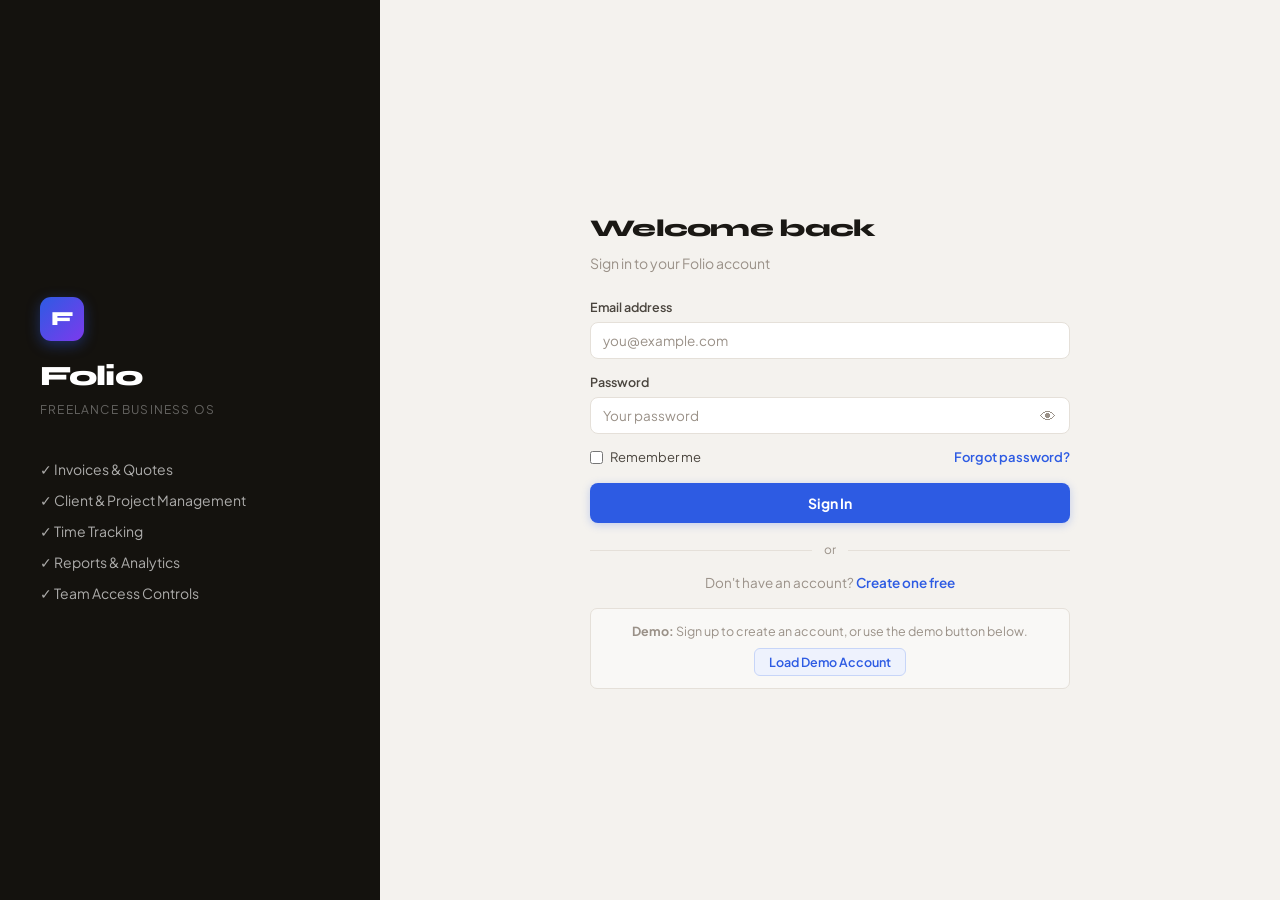
<file: index.html>
<!DOCTYPE html>
<html lang="en" data-theme="light">
<head>
<meta charset="UTF-8"/>
<meta name="viewport" content="width=device-width,initial-scale=1,viewport-fit=cover"/>
<meta name="description" content="Folio — Freelance Business OS"/>
<title>Folio — Freelance Business OS</title>

<!-- Fonts -->
<link href="https://fonts.googleapis.com/css2?family=Plus+Jakarta+Sans:ital,wght@0,300;0,400;0,500;0,600;0,700;0,800;1,400&family=Syne:wght@400;500;600;700;800&family=JetBrains+Mono:wght@400;500&display=swap" rel="stylesheet"/>

<!-- PDF library -->


<!-- Styles -->


<style>
/* ── css/style.css ── */
/* ═══════════════════════════════════════
   FOLIO DESIGN SYSTEM
═══════════════════════════════════════ */
:root {
  --bg:          #f4f2ee;
  --bg2:         #ede9e3;
  --surface:     #ffffff;
  --surface2:    #f9f8f6;
  --surface3:    #f0ede8;
  --border:      #e5e0d9;
  --border2:     #d4cfc6;
  --text:        #1a1814;
  --text2:       #4a453e;
  --muted:       #9a9188;
  --sidebar:     #14120e;
  --sidebar2:    #1f1d18;
  --s-text:      rgba(255,255,255,.65);
  --s-active:    rgba(255,255,255,.1);
  --s-border:    rgba(255,255,255,.07);
  --accent:      #2d5be3;
  --accent-h:    #1e47cc;
  --accent-l:    #eef2fd;
  --accent-b:    #c7d5f8;
  --teal:        #0d9488;
  --teal-l:      #f0fdfa;
  --green:       #16a34a;
  --green-l:     #f0fdf4;
  --green-b:     #bbf7d0;
  --orange:      #ea580c;
  --orange-l:    #fff7ed;
  --orange-b:    #fed7aa;
  --red:         #dc2626;
  --red-l:       #fef2f2;
  --red-b:       #fecaca;
  --purple:      #7c3aed;
  --purple-l:    #f5f3ff;
  --purple-b:    #ddd6fe;
  --amber:       #d97706;
  --amber-l:     #fffbeb;
  --amber-b:     #fde68a;
  --sidebar-w:   238px;
  --topbar-h:    54px;
  --r:           10px;
  --r-lg:        14px;
  --r-sm:        6px;
  --shadow:      0 1px 3px rgba(0,0,0,.07),0 1px 2px rgba(0,0,0,.04);
  --shadow-md:   0 4px 16px rgba(0,0,0,.08),0 2px 6px rgba(0,0,0,.04);
  --shadow-lg:   0 20px 48px rgba(0,0,0,.12),0 8px 20px rgba(0,0,0,.06);
}
[data-theme=dark] {
  --bg:#0f0e0c; --bg2:#141310; --surface:#1a1916; --surface2:#201e1b;
  --surface3:#272420; --border:#2c2924; --border2:#3d3a34;
  --text:#f0ece4; --text2:#b8b0a4; --muted:#6b6358;
  --sidebar:#0a0908; --sidebar2:#141210;
  --accent-l:#1a2f6b; --accent-b:#1e3a8a;
  --teal-l:#022c22; --green-l:#052e16; --green-b:#14532d;
  --orange-l:#431407; --orange-b:#7c2d12;
  --red-l:#450a0a; --red-b:#7f1d1d;
  --purple-l:#2e1065; --purple-b:#4c1d95;
  --amber-l:#1c1200; --amber-b:#78350f;
}
*,*::before,*::after{box-sizing:border-box;margin:0;padding:0}
html,body{height:100%;overflow:hidden}
body{font-family:'Plus Jakarta Sans',sans-serif;background:var(--bg);color:var(--text);font-size:13.5px;line-height:1.5;-webkit-font-smoothing:antialiased}
button{font-family:'Plus Jakarta Sans',sans-serif;cursor:pointer}
input,select,textarea{font-family:'Plus Jakarta Sans',sans-serif}

/* LAYOUT */
#app{display:flex;height:100vh;overflow:hidden}

/* SIDEBAR */
.sidebar{
  width:var(--sidebar-w);background:var(--sidebar);
  display:flex;flex-direction:column;flex-shrink:0;
  overflow-y:auto;overflow-x:hidden;scrollbar-width:none;
  position:relative;z-index:40;
  transition:width .22s ease;
}
.sidebar::-webkit-scrollbar{display:none}
.sidebar-logo{
  padding:18px 16px 14px;
  border-bottom:1px solid var(--s-border);
  display:flex;align-items:center;gap:10px;
  flex-shrink:0;
}
.logo-mark{
  width:34px;height:34px;border-radius:9px;flex-shrink:0;
  background:linear-gradient(135deg,#2d5be3,#7c3aed);
  display:flex;align-items:center;justify-content:center;
  font-family:'Syne',sans-serif;font-size:15px;font-weight:800;color:#fff;
  box-shadow:0 4px 12px rgba(45,91,227,.4);
}
.logo-text{font-family:'Syne',sans-serif;font-size:17px;font-weight:800;color:#fff;letter-spacing:-.02em}
.logo-sub{font-size:10px;color:rgba(255,255,255,.25);letter-spacing:.06em;margin-top:1px}

.nav-section-label{
  font-size:9.5px;font-weight:700;text-transform:uppercase;
  letter-spacing:.1em;color:rgba(255,255,255,.2);
  padding:12px 14px 4px;
}
.nav-item{
  display:flex;align-items:center;gap:9px;
  padding:8px 10px;margin:1px 8px;border-radius:7px;
  color:var(--s-text);font-size:13px;font-weight:500;
  cursor:pointer;user-select:none;
  transition:background .12s,color .12s;
  white-space:nowrap;position:relative;
}
.nav-item:hover{background:var(--s-active);color:rgba(255,255,255,.9)}
.nav-item.active{background:rgba(45,91,227,.3);color:#fff}
.nav-item.active .nav-icon{color:#7aa4ff}
.nav-icon{font-size:15px;width:18px;text-align:center;flex-shrink:0}
.nav-badge{
  margin-left:auto;background:var(--red);color:#fff;
  font-size:10px;font-weight:700;
  padding:1px 6px;border-radius:99px;min-width:18px;text-align:center;
}
.sidebar-bottom{
  margin-top:auto;padding:10px 8px;
  border-top:1px solid var(--s-border);flex-shrink:0;
}
.sidebar-user{
  display:flex;align-items:center;gap:9px;
  padding:8px 10px;border-radius:7px;cursor:pointer;
}
.sidebar-user:hover{background:var(--s-active)}
.u-av{
  width:30px;height:30px;border-radius:50%;flex-shrink:0;
  background:linear-gradient(135deg,#2d5be3,#7c3aed);
  display:flex;align-items:center;justify-content:center;
  font-size:11px;font-weight:800;color:#fff;
}
.u-name{font-size:12px;font-weight:700;color:rgba(255,255,255,.85)}
.u-role{font-size:10px;color:rgba(255,255,255,.3)}

/* MAIN */
.main{flex:1;display:flex;flex-direction:column;overflow:hidden;min-width:0}

/* TOPBAR */
.topbar{
  height:var(--topbar-h);background:var(--surface);border-bottom:1px solid var(--border);
  display:flex;align-items:center;padding:0 20px;gap:10px;
  flex-shrink:0;position:relative;z-index:30;
}
.topbar-title{font-family:'Syne',sans-serif;font-size:15px;font-weight:700;letter-spacing:-.01em}
.tb-spacer{flex:1}
.search-wrap{
  display:flex;align-items:center;gap:7px;
  background:var(--surface2);border:1px solid var(--border);
  border-radius:var(--r-sm);padding:5px 10px;
  width:210px;transition:width .2s,border-color .15s;cursor:text;
}
.search-wrap:focus-within{width:260px;border-color:var(--accent)}
.search-wrap input{background:none;border:none;outline:none;font-size:12.5px;color:var(--text);width:100%}
.search-wrap input::placeholder{color:var(--muted)}
.search-ic{color:var(--muted);font-size:13px}
.kbd{font-family:'JetBrains Mono',monospace;font-size:10px;background:var(--surface3);border:1px solid var(--border2);border-radius:3px;padding:1px 5px;color:var(--muted)}
.tb-btn{
  width:32px;height:32px;background:var(--surface2);border:1px solid var(--border);
  border-radius:var(--r-sm);display:flex;align-items:center;justify-content:center;
  font-size:14px;color:var(--text2);transition:all .15s;position:relative;
}
.tb-btn:hover{background:var(--surface3);border-color:var(--border2)}
.tb-dot{position:absolute;top:5px;right:5px;width:6px;height:6px;background:var(--red);border-radius:50%;border:1.5px solid var(--surface)}

/* PAGE CONTENT */
.page-wrap{flex:1;overflow-y:auto;overflow-x:hidden;padding:22px;scrollbar-width:thin;scrollbar-color:var(--border2) transparent}
.page-wrap::-webkit-scrollbar{width:5px}
.page-wrap::-webkit-scrollbar-thumb{background:var(--border2);border-radius:3px}
.page{display:none}
.page.active{display:block;animation:fadeUp .18s ease}
@keyframes fadeUp{from{opacity:0;transform:translateY(5px)}to{opacity:1;transform:translateY(0)}}

/* PAGE HEADER */
.ph{display:flex;align-items:flex-start;justify-content:space-between;margin-bottom:20px;gap:14px;flex-wrap:wrap}
.ph-left h1{font-family:'Syne',sans-serif;font-size:21px;font-weight:800;letter-spacing:-.03em;line-height:1.1}
.ph-left p{font-size:12.5px;color:var(--muted);margin-top:3px}
.ph-right{display:flex;gap:7px;align-items:center;flex-wrap:wrap}

/* BUTTONS */
.btn{display:inline-flex;align-items:center;gap:6px;border:none;border-radius:var(--r-sm);cursor:pointer;font-family:'Plus Jakarta Sans',sans-serif;font-size:12.5px;font-weight:600;padding:7px 14px;transition:all .14s;white-space:nowrap;line-height:1.4}
.btn-primary{background:var(--accent);color:#fff;box-shadow:0 1px 3px rgba(45,91,227,.3)}
.btn-primary:hover{background:var(--accent-h);transform:translateY(-1px);box-shadow:0 4px 12px rgba(45,91,227,.3)}
.btn-secondary{background:var(--surface);color:var(--text);border:1px solid var(--border)}
.btn-secondary:hover{background:var(--surface2);border-color:var(--border2)}
.btn-ghost{background:transparent;color:var(--text2);border:1px solid transparent}
.btn-ghost:hover{background:var(--surface2);border-color:var(--border)}
.btn-danger{background:var(--red-l);color:var(--red);border:1px solid var(--red-b)}
.btn-danger:hover{background:var(--red-b)}
.btn-success{background:var(--green-l);color:var(--green);border:1px solid var(--green-b)}
.btn-success:hover{background:var(--green-b)}
.btn-sm{padding:5px 10px;font-size:12px}
.btn-xs{padding:3px 8px;font-size:11px}
.btn-icon{padding:7px;width:32px;height:32px}

/* CARDS */
.card{background:var(--surface);border:1px solid var(--border);border-radius:var(--r-lg);box-shadow:var(--shadow)}
.card-hd{padding:14px 18px;border-bottom:1px solid var(--border);display:flex;align-items:center;justify-content:space-between;gap:10px}
.card-title{font-family:'Syne',sans-serif;font-size:13.5px;font-weight:700;letter-spacing:-.01em}
.card-sub{font-size:11.5px;color:var(--muted);margin-top:2px}
.card-body{padding:18px}
.card-body.p0{padding:0}

/* STAT CARDS */
.stat-grid{display:grid;grid-template-columns:repeat(auto-fit,minmax(150px,1fr));gap:12px;margin-bottom:18px}
.stat{background:var(--surface);border:1px solid var(--border);border-radius:var(--r-lg);padding:16px 18px;box-shadow:var(--shadow);position:relative;overflow:hidden;transition:box-shadow .15s}
.stat:hover{box-shadow:var(--shadow-md)}
.stat::after{content:'';position:absolute;top:0;left:0;right:0;height:2px;background:linear-gradient(90deg,var(--accent),var(--purple));opacity:0;transition:opacity .2s}
.stat:hover::after{opacity:1}
.stat-ic{position:absolute;right:14px;top:14px;font-size:22px;opacity:.1}
.stat-lbl{font-size:10.5px;font-weight:700;text-transform:uppercase;letter-spacing:.08em;color:var(--muted);margin-bottom:7px}
.stat-val{font-family:'Syne',sans-serif;font-size:26px;font-weight:800;letter-spacing:-.04em;line-height:1}
.stat-val.g{color:var(--green)}.stat-val.o{color:var(--orange)}.stat-val.r{color:var(--red)}.stat-val.b{color:var(--accent)}.stat-val.p{color:var(--purple)}
.stat-sub{font-size:11px;color:var(--muted);margin-top:5px;display:flex;align-items:center;gap:3px}
.up{color:var(--green)}.dn{color:var(--red)}

/* TABLES */
.tbl-wrap{overflow-x:auto;border-radius:var(--r-lg)}
table{width:100%;border-collapse:collapse;font-size:13px}
thead tr{border-bottom:1px solid var(--border)}
th{text-align:left;padding:9px 13px;font-size:10.5px;font-weight:700;text-transform:uppercase;letter-spacing:.07em;color:var(--muted);white-space:nowrap}
td{padding:11px 13px;border-bottom:1px solid var(--border);vertical-align:middle}
tr:last-child td{border-bottom:none}
tbody tr{transition:background .1s}
tbody tr:hover td{background:var(--surface2)}
.td-bold{font-weight:700}
.td-muted{color:var(--muted);font-size:12px}
.td-mono{font-family:'JetBrains Mono',monospace;font-size:12px}

/* BADGES */
.badge{display:inline-flex;align-items:center;gap:4px;padding:2px 8px;border-radius:99px;font-size:11px;font-weight:600;white-space:nowrap}
.bdot{width:5px;height:5px;border-radius:50%;background:currentColor}
.b-blue{background:var(--accent-l);color:var(--accent);border:1px solid var(--accent-b)}
.b-green{background:var(--green-l);color:var(--green);border:1px solid var(--green-b)}
.b-orange{background:var(--orange-l);color:var(--orange);border:1px solid var(--orange-b)}
.b-red{background:var(--red-l);color:var(--red);border:1px solid var(--red-b)}
.b-purple{background:var(--purple-l);color:var(--purple);border:1px solid var(--purple-b)}
.b-amber{background:var(--amber-l);color:var(--amber);border:1px solid var(--amber-b)}
.b-gray{background:var(--surface3);color:var(--muted);border:1px solid var(--border2)}
.b-teal{background:var(--teal-l);color:var(--teal);border:1px solid #99f6e4}

/* FORMS */
.fg{display:flex;flex-direction:column;gap:5px}
.fg label,.form-label{font-size:12px;font-weight:600;color:var(--text2)}
.req{color:var(--red);margin-left:2px}
.fc{background:var(--surface);border:1px solid var(--border);border-radius:var(--r-sm);color:var(--text);font-family:'Plus Jakarta Sans',sans-serif;font-size:13px;padding:7px 10px;outline:none;transition:border-color .14s,box-shadow .14s;width:100%}
.fc:focus{border-color:var(--accent);box-shadow:0 0 0 3px rgba(45,91,227,.08)}
.fc::placeholder{color:var(--muted)}
textarea.fc{resize:vertical;min-height:78px}
select.fc{cursor:pointer}
.form-hint{font-size:11px;color:var(--muted)}
.fgrid{display:grid;grid-template-columns:1fr 1fr;gap:13px}
.fgrid.c1{grid-template-columns:1fr}
.fgrid.c3{grid-template-columns:1fr 1fr 1fr}
.fgrid.c4{grid-template-columns:1fr 1fr 1fr 1fr}
.fg.s2{grid-column:span 2}.fg.s3{grid-column:span 3}.fg.s4{grid-column:span 4}
.fdivider{grid-column:1/-1;border:none;border-top:1px solid var(--border);margin:4px 0}

/* MODALS */
.modal-ov{
  position:fixed;inset:0;background:rgba(0,0,0,.45);z-index:200;
  display:flex;align-items:center;justify-content:center;padding:16px;
  animation:fadeIn .13s ease;
}
.modal{
  background:var(--surface);border-radius:var(--r-lg);box-shadow:var(--shadow-lg);
  width:100%;max-width:560px;max-height:90vh;overflow-y:auto;
  animation:slideUp .18s ease;
}
.modal.xl{max-width:800px}.modal.sm{max-width:420px}.modal.lg{max-width:680px}
.modal-hd{
  padding:16px 20px;border-bottom:1px solid var(--border);
  display:flex;align-items:center;justify-content:space-between;
  position:sticky;top:0;background:var(--surface);z-index:1;border-radius:var(--r-lg) var(--r-lg) 0 0;
}
.modal-hd h2{font-family:'Syne',sans-serif;font-size:15px;font-weight:800;letter-spacing:-.02em}
.modal-close{
  width:26px;height:26px;background:var(--surface2);border:1px solid var(--border);
  border-radius:5px;display:flex;align-items:center;justify-content:center;
  font-size:13px;color:var(--muted);transition:all .14s;
}
.modal-close:hover{background:var(--red-l);color:var(--red);border-color:var(--red-b)}
.modal-body{padding:20px}
.modal-ft{
  padding:13px 20px;border-top:1px solid var(--border);
  display:flex;justify-content:flex-end;gap:7px;
  position:sticky;bottom:0;background:var(--surface);
  border-radius:0 0 var(--r-lg) var(--r-lg);
}

/* FILTERS */
.filters{display:flex;align-items:center;gap:7px;margin-bottom:14px;flex-wrap:wrap}
.fsearch{display:flex;align-items:center;gap:6px;background:var(--surface);border:1px solid var(--border);border-radius:var(--r-sm);padding:5px 10px;flex:1;min-width:160px;max-width:270px}
.fsearch input{background:none;border:none;outline:none;font-size:12.5px;color:var(--text);width:100%}
.fsearch input::placeholder{color:var(--muted)}
.fsel{background:var(--surface);border:1px solid var(--border);border-radius:var(--r-sm);padding:6px 9px;font-size:12.5px;color:var(--text);cursor:pointer;outline:none}
.fsel:focus{border-color:var(--accent)}

/* EMPTY STATE */
.empty{text-align:center;padding:48px 20px;color:var(--muted)}
.empty-ic{font-size:36px;margin-bottom:10px;opacity:.35}
.empty h3{font-size:14.5px;font-weight:700;color:var(--text2);margin-bottom:5px}
.empty p{font-size:12.5px;line-height:1.6;max-width:300px;margin:0 auto 14px}

/* TOAST */
.toast-wrap{position:fixed;bottom:22px;right:22px;z-index:999;display:flex;flex-direction:column;gap:7px}
.toast{
  background:var(--text);color:var(--bg);padding:10px 15px;border-radius:var(--r);
  font-size:12.5px;font-weight:500;box-shadow:var(--shadow-lg);
  animation:slideUp .18s ease;display:flex;align-items:center;gap:8px;max-width:300px;
}
.toast.s{background:var(--green)}.toast.e{background:var(--red)}.toast.w{background:var(--orange)}

/* PROGRESS */
.prog{height:5px;background:var(--surface3);border-radius:99px;overflow:hidden}
.prog-fill{height:100%;border-radius:99px;background:var(--accent);transition:width .4s ease}
.prog-fill.g{background:var(--green)}.prog-fill.o{background:var(--orange)}.prog-fill.r{background:var(--red)}

/* AVATAR */
.av{border-radius:50%;display:flex;align-items:center;justify-content:center;font-weight:700;color:#fff;flex-shrink:0}
.av-sm{width:26px;height:26px;font-size:10px}
.av-md{width:34px;height:34px;font-size:13px}
.av-lg{width:44px;height:44px;font-size:17px}

/* LINE ITEMS */
.li-wrap{border:1px solid var(--border);border-radius:var(--r);overflow:hidden}
.li-wrap table thead tr{background:var(--surface2)}
.li-wrap td input{background:transparent;border:1px solid transparent;border-radius:4px;padding:4px 6px;font-size:12.5px;color:var(--text);width:100%;outline:none;font-family:'Plus Jakarta Sans',sans-serif}
.li-wrap td input:focus{border-color:var(--accent);background:var(--surface)}
.inv-totals{display:flex;flex-direction:column;align-items:flex-end;gap:4px;margin-top:10px}
.tot-row{display:flex;gap:20px;justify-content:flex-end;font-size:12.5px}
.tot-row .tl{color:var(--muted);min-width:85px;text-align:right}
.tot-row .tv{min-width:95px;text-align:right;font-weight:600;font-family:'JetBrains Mono',monospace}
.tot-row.grand{font-size:14.5px;font-weight:800}
.tot-row.grand .tv{color:var(--accent)}

/* KANBAN */
.kanban{display:flex;gap:12px;overflow-x:auto;padding-bottom:6px}
.kb-col{min-width:230px;max-width:248px;background:var(--surface2);border:1px solid var(--border);border-radius:var(--r-lg);padding:12px;flex-shrink:0}
.kb-hd{display:flex;align-items:center;justify-content:space-between;margin-bottom:10px}
.kb-title{font-size:12.5px;font-weight:700}
.kb-count{font-size:10.5px;background:var(--surface3);border:1px solid var(--border);border-radius:99px;padding:1px 7px;color:var(--muted);font-weight:600}
.kb-cards{display:flex;flex-direction:column;gap:7px;min-height:36px}
.kb-card{background:var(--surface);border:1px solid var(--border);border-radius:var(--r);padding:11px;cursor:grab;transition:box-shadow .14s,transform .14s;box-shadow:var(--shadow)}
.kb-card:hover{box-shadow:var(--shadow-md);transform:translateY(-1px)}
.kb-card.dragging{opacity:.45}
.kb-ct{font-size:12.5px;font-weight:600;margin-bottom:5px}
.kb-meta{display:flex;gap:5px;align-items:center;flex-wrap:wrap}

/* CHART */
.chart-bars{display:flex;align-items:flex-end;gap:5px;height:130px;padding:0 4px}
.chart-col{flex:1;display:flex;flex-direction:column;align-items:center;gap:4px;height:100%;justify-content:flex-end}
.chart-bar{width:100%;border-radius:4px 4px 0 0;background:var(--accent-l);border:1px solid var(--accent-b);min-height:3px;transition:height .4s;cursor:pointer}
.chart-bar.cur{background:var(--accent);border-color:var(--accent)}
.chart-bar.exp{background:var(--red-l);border-color:var(--red-b)}
.chart-lbl{font-size:10px;color:var(--muted);white-space:nowrap}

/* TABS */
.tabs{display:flex;gap:2px;border-bottom:1px solid var(--border);margin-bottom:18px}
.tab{padding:7px 13px;font-size:12.5px;font-weight:600;color:var(--muted);border:none;background:none;cursor:pointer;border-bottom:2px solid transparent;margin-bottom:-1px;transition:color .14s,border-color .14s}
.tab:hover{color:var(--text)}
.tab.active{color:var(--accent);border-bottom-color:var(--accent)}

/* ACTIVITY */
.act-item{display:flex;gap:9px;padding:9px 0;border-bottom:1px solid var(--border)}
.act-item:last-child{border-bottom:none}
.act-ic{width:26px;height:26px;border-radius:6px;display:flex;align-items:center;justify-content:center;font-size:12px;flex-shrink:0;background:var(--surface2)}
.act-txt{flex:1;font-size:12.5px}
.act-time{font-size:11px;color:var(--muted);white-space:nowrap}

/* QUICK ACTIONS */
.qa-grid{display:flex;gap:7px;flex-wrap:wrap}
.qa{display:flex;align-items:center;gap:6px;padding:7px 13px;border-radius:var(--r-sm);background:var(--surface);border:1px solid var(--border);cursor:pointer;font-size:12.5px;font-weight:600;transition:all .14s;color:var(--text)}
.qa:hover{background:var(--accent-l);border-color:var(--accent-b);color:var(--accent)}

/* COMMAND PALETTE */
.cmd-ov{position:fixed;inset:0;background:rgba(0,0,0,.52);z-index:500;display:flex;align-items:flex-start;justify-content:center;padding-top:80px;animation:fadeIn .1s ease}
.cmd{background:var(--surface);border:1px solid var(--border);border-radius:var(--r-lg);box-shadow:var(--shadow-lg);width:100%;max-width:540px;overflow:hidden;animation:slideUp .14s ease}
.cmd-s{display:flex;align-items:center;gap:9px;padding:13px 15px;border-bottom:1px solid var(--border)}
.cmd-s input{flex:1;background:none;border:none;outline:none;font-size:15px;font-family:'Plus Jakarta Sans',sans-serif;color:var(--text)}
.cmd-res{max-height:350px;overflow-y:auto}
.cmd-sec{font-size:9.5px;font-weight:700;text-transform:uppercase;letter-spacing:.1em;color:var(--muted);padding:9px 15px 4px}
.cmd-item{display:flex;align-items:center;gap:9px;padding:8px 15px;cursor:pointer;transition:background .1s}
.cmd-item:hover,.cmd-item.sel{background:var(--accent-l)}
.cmd-ic{font-size:14px;width:19px;text-align:center;color:var(--muted)}
.cmd-it{flex:1}.cmd-it-t{font-size:12.5px;font-weight:600}.cmd-it-s{font-size:11px;color:var(--muted)}

/* TIMER */
.timer-w{display:flex;align-items:center;gap:10px;padding:10px 14px;background:var(--surface);border:1px solid var(--border);border-radius:var(--r);box-shadow:var(--shadow)}
.timer-d{font-family:'JetBrains Mono',monospace;font-size:22px;font-weight:500;letter-spacing:.04em}
.timer-running .timer-d{color:var(--green);animation:pulse 2s ease infinite}

/* ALERTS */
.alert{display:flex;align-items:center;gap:9px;padding:9px 13px;border-radius:var(--r);font-size:12.5px;margin-bottom:14px}
.alert-warn{background:var(--amber-l);border:1px solid var(--amber-b);color:var(--amber)}
.alert-err{background:var(--red-l);border:1px solid var(--red-b);color:var(--red)}
.alert-info{background:var(--accent-l);border:1px solid var(--accent-b);color:var(--accent)}
.alert-success{background:var(--green-l);border:1px solid var(--green-b);color:var(--green)}

/* GRIDS */
.g2{display:grid;grid-template-columns:1fr 1fr;gap:14px}
.g3{display:grid;grid-template-columns:1fr 1fr 1fr;gap:14px}
.g-auto{display:grid;grid-template-columns:repeat(auto-fill,minmax(250px,1fr));gap:12px}
.mb4{margin-bottom:16px}.mb3{margin-bottom:12px}.mb2{margin-bottom:8px}
.flex{display:flex}.flex-col{display:flex;flex-direction:column}
.items-c{align-items:center}.jc-b{justify-content:space-between}
.gap1{gap:4px}.gap2{gap:8px}.gap3{gap:12px}
.fw7{font-weight:700}.fw6{font-weight:600}.fs12{font-size:12px}.fs11{font-size:11px}
.tc-g{color:var(--green)}.tc-r{color:var(--red)}.tc-o{color:var(--orange)}.tc-b{color:var(--accent)}.tc-m{color:var(--muted)}
.mono{font-family:'JetBrains Mono',monospace}
.w-full{width:100%}

/* SECTION DIVIDER */
.sec-div{border:none;border-top:1px solid var(--border);margin:14px 0}

/* CALENDAR */
.cal-grid{display:grid;grid-template-columns:repeat(7,1fr);gap:3px}
.cal-dh{text-align:center;font-size:10.5px;font-weight:700;color:var(--muted);padding:4px}
.cal-day{min-height:76px;border:1px solid var(--border);border-radius:6px;padding:4px;background:var(--surface)}
.cal-day.today{background:var(--accent-l);border-color:var(--accent-b)}
.cal-day.other{background:var(--surface2);opacity:.6}
.cal-dn{font-size:11.5px;font-weight:700;margin-bottom:3px}
.cal-ev{font-size:10px;border-radius:3px;padding:1px 4px;margin-bottom:2px;white-space:nowrap;overflow:hidden;text-overflow:ellipsis;color:#fff}

/* ANIMATIONS */
@keyframes fadeIn{from{opacity:0}to{opacity:1}}
@keyframes slideUp{from{opacity:0;transform:translateY(10px)}to{opacity:1;transform:translateY(0)}}
@keyframes pulse{0%,100%{opacity:1}50%{opacity:.6}}
@keyframes spin{to{transform:rotate(360deg)}}

/* TIMELINE */
.tl-item{display:flex;gap:10px}
.tl-line{display:flex;flex-direction:column;align-items:center;width:18px;flex-shrink:0}
.tl-dot{width:8px;height:8px;border-radius:50%;background:var(--accent);border:2px solid var(--surface);box-shadow:0 0 0 2px var(--accent);flex-shrink:0;margin-top:3px}
.tl-dot.g{background:var(--green);box-shadow:0 0 0 2px var(--green)}
.tl-dot.gray{background:var(--muted);box-shadow:0 0 0 2px var(--muted)}
.tl-con{flex:1;width:1px;background:var(--border);margin:3px 0}
.tl-ct{flex:1;padding-bottom:14px}
.tl-t{font-size:12.5px;font-weight:600}.tl-m{font-size:11.5px;color:var(--muted);margin-top:2px}

/* DROPDOWN */
.dd{position:relative;display:inline-block}
.dd-menu{position:absolute;right:0;top:calc(100% + 4px);background:var(--surface);border:1px solid var(--border);border-radius:var(--r);box-shadow:var(--shadow-md);min-width:150px;z-index:100;animation:fadeIn .1s ease;overflow:hidden}
.dd-item{display:flex;align-items:center;gap:8px;padding:7px 13px;font-size:12.5px;cursor:pointer;transition:background .1s;color:var(--text)}
.dd-item:hover{background:var(--surface2)}
.dd-item.danger{color:var(--red)}.dd-item.danger:hover{background:var(--red-l)}
.dd-divider{border:none;border-top:1px solid var(--border);margin:3px 0}

/* SETTINGS ROW */
.setting-row{display:flex;align-items:center;justify-content:space-between;padding:13px 0;border-bottom:1px solid var(--border)}
.setting-row:last-child{border-bottom:none}
.setting-lbl{font-size:13px;font-weight:600}
.setting-desc{font-size:12px;color:var(--muted);margin-top:2px}

/* TOGGLE */
.toggle{position:relative;width:40px;height:22px;flex-shrink:0}
.toggle input{opacity:0;width:0;height:0}
.toggle-s{position:absolute;cursor:pointer;inset:0;background:var(--border2);border-radius:99px;transition:background .2s}
.toggle-s::before{content:'';position:absolute;width:16px;height:16px;left:3px;bottom:3px;background:#fff;border-radius:50%;transition:transform .2s}
.toggle input:checked ~ .toggle-s{background:var(--accent)}
.toggle input:checked ~ .toggle-s::before{transform:translateX(18px)}

/* RESPONSIVE */
@media(max-width:1100px){.stat-grid{grid-template-columns:repeat(3,1fr)}.g3{grid-template-columns:1fr 1fr}}
@media(max-width:900px){:root{--sidebar-w:0px}.sidebar{position:fixed;width:238px;transform:translateX(-100%);transition:transform .22s ease}.sidebar.open{transform:translateX(0)}.stat-grid{grid-template-columns:1fr 1fr}.g2,.g3{grid-template-columns:1fr}.page-wrap{padding:14px}}
@media(max-width:600px){.fgrid{grid-template-columns:1fr}.fg.s2,.fg.s3,.fg.s4{grid-column:span 1}.stat-grid{grid-template-columns:1fr 1fr}}

/* ── css/auth.css ── */
/* ═══════════════════════════════════════════════════════
   FOLIO — Auth, Onboarding, Team & Responsive Extensions
═══════════════════════════════════════════════════════ */

/* ── AUTH PAGES ── */
#auth-root, #onboarding-root {
  position:fixed;inset:0;z-index:1000;
  display:flex;align-items:stretch;
  background:var(--bg);
  font-family:'Plus Jakarta Sans',sans-serif;
}

.auth-wrap {
  display:flex;width:100%;min-height:100vh;
}

/* Left brand panel */
.auth-brand {
  width:380px;flex-shrink:0;
  background:var(--sidebar);
  padding:48px 40px;
  display:flex;flex-direction:column;
  justify-content:center;
}

.auth-logo-mark {
  width:44px;height:44px;border-radius:11px;
  background:linear-gradient(135deg,#2d5be3,#7c3aed);
  display:flex;align-items:center;justify-content:center;
  font-family:'Syne',sans-serif;font-size:20px;font-weight:800;color:#fff;
  margin-bottom:14px;box-shadow:0 4px 14px rgba(45,91,227,.4);
}

.auth-logo-name {
  font-family:'Syne',sans-serif;font-size:28px;font-weight:800;
  color:#fff;letter-spacing:-.03em;margin-bottom:4px;
}

.auth-logo-tag {
  font-size:12px;color:rgba(255,255,255,.35);
  text-transform:uppercase;letter-spacing:.1em;margin-bottom:40px;
}

.auth-brand-copy { display:flex;flex-direction:column;gap:10px; }

.auth-feature {
  color:rgba(255,255,255,.65);font-size:14px;
  display:flex;align-items:center;gap:8px;
}

/* Right form panel */
.auth-panel {
  flex:1;display:flex;align-items:center;justify-content:center;
  padding:32px 20px;overflow-y:auto;
}

.auth-card {
  width:100%;max-width:480px;
}

.auth-form-wrap {
  display:flex;flex-direction:column;gap:0;
}

.auth-title {
  font-family:'Syne',sans-serif;
  font-size:24px;font-weight:800;letter-spacing:-.03em;
  margin-bottom:6px;
}

.auth-sub {
  font-size:14px;color:var(--muted);margin-bottom:24px;
}

.auth-field {
  display:flex;flex-direction:column;gap:5px;margin-bottom:14px;
}

.auth-field label {
  font-size:12.5px;font-weight:600;color:var(--text2);
}

.auth-input {
  width:100%;background:var(--surface);border:1.5px solid var(--border);
  border-radius:8px;color:var(--text);font-family:'Plus Jakarta Sans',sans-serif;
  font-size:13.5px;padding:9px 12px;outline:none;
  transition:border-color .14s,box-shadow .14s;
}

.auth-input:focus {
  border-color:var(--accent);box-shadow:0 0 0 3px rgba(45,91,227,.1);
}

.auth-input::placeholder { color:var(--muted); }
.auth-select { cursor:pointer; }
textarea.auth-input { resize:vertical;min-height:80px; }

.auth-pw-wrap { position:relative; }
.auth-pw-wrap .auth-input { padding-right:44px; }

.pw-toggle {
  position:absolute;right:12px;top:50%;transform:translateY(-50%);
  background:none;border:none;cursor:pointer;font-size:16px;color:var(--muted);
  padding:2px;
}

.pw-toggle:hover { color:var(--text); }

.pw-strength-bar {
  height:3px;background:var(--border);border-radius:99px;margin-top:5px;overflow:hidden;
}
.pw-strength-fill { height:100%;border-radius:99px;transition:width .3s,background .3s;width:0; }
.pw-strength-label { font-size:11px;margin-top:3px; }

.auth-grid-2 { display:grid;grid-template-columns:1fr 1fr;gap:12px; }

.auth-row {
  display:flex;align-items:center;justify-content:space-between;
  margin-bottom:16px;font-size:13px;
}

.auth-check-label {
  display:flex;align-items:center;gap:7px;
  font-size:13px;color:var(--text2);cursor:pointer;
}

.auth-link { color:var(--accent);text-decoration:none;font-weight:600; }
.auth-link:hover { text-decoration:underline; }

.auth-btn {
  width:100%;background:var(--accent);color:#fff;border:none;
  border-radius:8px;padding:11px 20px;font-family:'Plus Jakarta Sans',sans-serif;
  font-size:14px;font-weight:700;cursor:pointer;
  transition:background .14s,transform .1s,box-shadow .14s;
  position:relative;overflow:hidden;margin-bottom:14px;
  box-shadow:0 2px 8px rgba(45,91,227,.25);
}

.auth-btn:hover:not(:disabled) {
  background:var(--accent-h);transform:translateY(-1px);box-shadow:0 4px 16px rgba(45,91,227,.3);
}

.auth-btn:disabled { opacity:.65;cursor:not-allowed; }

.spin-icon {
  position:absolute;left:50%;top:50%;transform:translate(-50%,-50%);
  font-size:20px;animation:spin .6s linear infinite;
}

.auth-divider {
  display:flex;align-items:center;gap:12px;
  color:var(--muted);font-size:12px;margin:4px 0 14px;
}

.auth-divider::before,.auth-divider::after {
  content:'';flex:1;height:1px;background:var(--border);
}

.auth-switch { text-align:center;font-size:13.5px;color:var(--muted);margin-bottom:14px; }

.auth-error {
  background:var(--red-l);border:1px solid var(--red-b);color:var(--red);
  border-radius:7px;padding:9px 13px;font-size:13px;margin-bottom:14px;
}

.auth-success {
  background:var(--green-l);border:1px solid var(--green-b);color:var(--green);
  border-radius:7px;padding:9px 13px;font-size:13px;margin-bottom:14px;
}

.auth-demo-hint {
  background:var(--surface2);border:1px solid var(--border);
  border-radius:7px;padding:12px;font-size:12.5px;color:var(--muted);
  text-align:center;line-height:1.6;
}

.auth-demo-btn {
  background:var(--accent-l);border:1px solid var(--accent-b);color:var(--accent);
  border-radius:6px;padding:5px 14px;font-size:12.5px;font-weight:600;
  cursor:pointer;margin-top:7px;transition:background .14s;font-family:inherit;
}

.auth-demo-btn:hover { background:var(--accent-b); }

/* ── ONBOARDING ── */
.ob-wrap {
  width:100%;min-height:100vh;display:flex;flex-direction:column;
  background:var(--bg);
}

.ob-header {
  background:var(--surface);border-bottom:1px solid var(--border);
  padding:16px 32px;display:flex;align-items:center;justify-content:space-between;
  flex-wrap:wrap;gap:16px;
}

.ob-logo {
  display:flex;align-items:center;gap:10px;
  font-family:'Syne',sans-serif;font-size:17px;font-weight:800;color:var(--text);
}

.ob-steps {
  display:flex;align-items:center;gap:0;
}

.ob-step {
  display:flex;align-items:center;gap:7px;padding:6px 12px;
  font-size:12.5px;font-weight:600;color:var(--muted);
}

.ob-step.active { color:var(--accent); }
.ob-step.done   { color:var(--green); }

.ob-step-dot {
  width:24px;height:24px;border-radius:50%;
  display:flex;align-items:center;justify-content:center;
  font-size:11px;font-weight:800;flex-shrink:0;
  background:var(--surface3);border:1.5px solid var(--border);color:var(--muted);
}

.ob-step.active .ob-step-dot { background:var(--accent-l);border-color:var(--accent);color:var(--accent); }
.ob-step.done   .ob-step-dot { background:var(--green-l);border-color:var(--green);color:var(--green); }

.ob-step-line { width:32px;height:1px;background:var(--border);flex-shrink:0; }

.ob-body {
  flex:1;display:flex;align-items:center;justify-content:center;padding:40px 20px;
}

.ob-card {
  background:var(--surface);border:1px solid var(--border);border-radius:var(--r-lg);
  box-shadow:var(--shadow-md);padding:32px 36px;width:100%;max-width:600px;
}

.ob-card h2 {
  font-family:'Syne',sans-serif;font-size:20px;font-weight:800;letter-spacing:-.02em;margin-bottom:6px;
}

.ob-card > p {
  font-size:13.5px;color:var(--muted);margin-bottom:24px;
}

.ob-form { margin-bottom:24px; }
.ob-actions { display:flex;gap:10px;justify-content:flex-end; }

.ob-back-btn {
  background:none;border:1px solid var(--border);border-radius:7px;
  padding:9px 18px;font-size:13.5px;font-weight:600;color:var(--text2);
  cursor:pointer;font-family:inherit;transition:background .14s;
}
.ob-back-btn:hover { background:var(--surface2); }

.ob-finish { text-align:center; }
.ob-finish-icon { font-size:56px;margin-bottom:16px; }
.ob-finish-actions { display:flex;justify-content:center;margin-top:24px; }
.ob-finish .auth-btn { max-width:280px;margin:0; }

/* ── TOPBAR USER CONTEXT ── */
.topbar-user {
  display:flex;align-items:center;gap:8px;
  padding:4px 8px;border-radius:var(--r-sm);
  cursor:pointer;transition:background .14s;
  border:1px solid transparent;
}
.topbar-user:hover { background:var(--surface2);border-color:var(--border); }
.topbar-user-name { font-size:12.5px;font-weight:600;max-width:120px;overflow:hidden;text-overflow:ellipsis;white-space:nowrap; }
.topbar-user-role { font-size:10.5px;color:var(--muted); }

/* ── PERMISSION BADGE ── */
.perm-badge {
  display:inline-flex;align-items:center;gap:3px;
  padding:2px 7px;border-radius:99px;font-size:10.5px;font-weight:600;
}

/* ── MONEY CELL (truncation-safe) ── */
.money-cell {
  display:inline-block;max-width:100%;
  overflow:hidden;text-overflow:ellipsis;white-space:nowrap;
  cursor:default;
}

/* ── STAT CARD NUMBER SAFETY ── */
.stat-val {
  overflow:hidden;text-overflow:ellipsis;white-space:nowrap;
  line-height:1.1;
}

/* Scale down very large stat values */
@media (max-width:1400px) { .stat-val { font-size:22px; } }
@media (max-width:1200px) { .stat-val { font-size:20px; } }
@media (max-width:1000px) { .stat-val { font-size:18px; } }

/* ── TABLE OVERFLOW SAFETY ── */
td { max-width:280px; }

.td-truncate {
  overflow:hidden;text-overflow:ellipsis;white-space:nowrap;max-width:200px;
}

/* Mobile table cards */
@media(max-width:640px) {
  .tbl-card-mode table thead { display:none; }
  .tbl-card-mode table tbody tr {
    display:block;
    border:1px solid var(--border);border-radius:var(--r);
    margin-bottom:10px;padding:12px;background:var(--surface);
  }
  .tbl-card-mode table tbody td {
    display:flex;justify-content:space-between;align-items:center;
    padding:4px 0;border:none;font-size:13px;max-width:none;
  }
  .tbl-card-mode table tbody td::before {
    content:attr(data-label);
    font-size:11px;font-weight:700;text-transform:uppercase;
    letter-spacing:.07em;color:var(--muted);margin-right:8px;flex-shrink:0;
  }
}

/* ── RESPONSIVE SIDEBAR + LAYOUT ── */
@media(max-width:900px) {
  :root { --sidebar-w:0px; }
  .sidebar {
    position:fixed;left:0;top:0;bottom:0;width:240px;z-index:200;
    transform:translateX(-100%);transition:transform .22s ease;
    box-shadow:none;
  }
  .sidebar.open { transform:translateX(0);box-shadow:var(--shadow-lg); }
  .sidebar-overlay {
    position:fixed;inset:0;background:rgba(0,0,0,.4);z-index:199;
    display:none;
  }
  .sidebar.open ~ .sidebar-overlay,
  .sidebar-overlay.active { display:block; }

  #menu-btn { display:flex !important; }
  .stat-grid { grid-template-columns:repeat(2,1fr) !important; }
  .g2 { grid-template-columns:1fr !important; }
  .page-wrap { padding:14px; }
  .topbar-user-name,.topbar-user-role { display:none; }
  .search-wrap { width:160px; min-width:0; }
  .search-wrap:focus-within { width:200px; }
}

@media(max-width:600px) {
  .stat-grid { grid-template-columns:1fr 1fr !important; }
  .ph { flex-direction:column; }
  .ph-right { flex-wrap:wrap; }
  .modal { max-width:100% !important;margin:0;border-radius:var(--r-lg) var(--r-lg) 0 0; }
  .modal-ov { align-items:flex-end;padding:0; }
  .fgrid { grid-template-columns:1fr !important; }
  .fg.s2,.fg.s3 { grid-column:span 1 !important; }
  .auth-grid-2 { grid-template-columns:1fr; }
  .auth-brand { display:none; }
  .auth-panel { padding:24px 16px; }
  .ob-card { padding:20px 16px; }
  .ob-steps { display:none; }
  .topbar { padding:0 12px; gap:6px; }
  .topbar-title { font-size:14px; }
  .page-wrap { padding:12px; }
  .kb-col { min-width:200px; }
  .kanban { gap:9px; }
}

/* ── MODAL MOBILE BOTTOM SHEET ── */
@media(max-width:600px) {
  .modal-ov { align-items:flex-end; padding:0; }
  .modal {
    max-width:100% !important;
    border-radius:16px 16px 0 0;
    max-height:92vh;
  }
}

/* ── FORM RESPONSIVE ── */
@media(max-width:500px) {
  .modal-body { padding:14px; }
  .modal-hd { padding:12px 14px; }
  .modal-ft { padding:10px 14px; flex-wrap:wrap; }
}

/* ── CHART RESPONSIVE ── */
@media(max-width:700px) {
  .chart-bars { height:100px; }
  .chart-bar { min-height:2px; }
  .chart-lbl { font-size:9px; }
}

/* ── KANBAN RESPONSIVE ── */
@media(max-width:700px) {
  .kanban { scroll-snap-type:x mandatory; }
  .kb-col { scroll-snap-align:start; }
}

/* ── TOPBAR RESPONSIVE ── */
@media(max-width:768px) {
  .search-wrap .kbd { display:none; }
}

/* ── TEAM PAGE ── */
.role-badge { font-size:11px;font-weight:700;border-radius:99px;padding:2px 8px; }

/* ── AUDIT LOG ── */
.audit-action { text-transform:lowercase; }

/* ── ACCESS DENIED ── */
.access-denied {
  display:flex;flex-direction:column;align-items:center;
  justify-content:center;min-height:60vh;text-align:center;
  color:var(--muted);
}

/* ── SIDEBAR OVERLAY for mobile ── */
.sidebar-overlay {
  position:fixed;inset:0;background:rgba(0,0,0,.4);
  z-index:199;display:none;
}
</style>
</head>
<body>

<!-- ══════════════════════════════════════
     MAIN APP  (shown after auth)
══════════════════════════════════════ -->
<div id="app" style="display:none">

  <!-- Sidebar overlay (mobile) -->
  <div class="sidebar-overlay" id="sidebar-overlay"></div>

  <!-- ── SIDEBAR ── -->
  <aside class="sidebar" id="sidebar">
    <div class="sidebar-logo">
      <div class="logo-mark">F</div>
      <div>
        <div class="logo-text" id="logo-biz">Folio</div>
        <div class="logo-sub">FREELANCE OS</div>
      </div>
    </div>

    <!-- Built dynamically by buildSidebar() based on permissions -->
    <nav id="sidebar-nav"></nav>

    <div class="sidebar-bottom">
      <div class="sidebar-user" onclick="nav('settings')">
        <div class="u-av" id="sidebar-av">AM</div>
        <div style="min-width:0">
          <div class="u-name" id="sidebar-uname" style="overflow:hidden;text-overflow:ellipsis;white-space:nowrap">Alex Morgan</div>
          <div class="u-role" id="sidebar-biz" style="overflow:hidden;text-overflow:ellipsis;white-space:nowrap">Folio Studio</div>
        </div>
      </div>
    </div>
  </aside>

  <!-- ── MAIN ── -->
  <div class="main">

    <!-- TOPBAR -->
    <div class="topbar">
      <button class="tb-btn" id="menu-btn" onclick="toggleSidebar()" style="display:none" title="Menu">☰</button>
      <div class="topbar-title" id="topbar-title">Dashboard</div>
      <div class="tb-spacer"></div>

      <!-- Search / command -->
      <div class="search-wrap" onclick="openCmd()" role="button" aria-label="Search or command">
        <span class="search-ic">🔍</span>
        <input type="text" placeholder="Search…" readonly style="cursor:pointer" tabindex="-1"/>
        <span class="kbd">⌘K</span>
      </div>
      <button class="tb-btn" onclick="openCmd()" title="Command palette (⌘K)">⌘</button>
      <button class="tb-btn" id="theme-btn" onclick="toggleTheme()" title="Toggle theme">🌙</button>

      <!-- User display -->
      <div class="topbar-user" id="topbar-user-display" onclick="nav('settings')" title="Account settings">
        <!-- Populated by updateTopbarUser() -->
      </div>

      <!-- Sign out -->
      <button class="tb-btn" onclick="authLogout()" title="Sign out" style="color:var(--muted)">⏻</button>
    </div>

    <!-- PAGE CONTENT -->
    <div class="page-wrap">
      <div class="page active" id="page-dashboard"></div>
      <div class="page" id="page-clients"></div>
      <div class="page" id="page-leads"></div>
      <div class="page" id="page-projects"></div>
      <div class="page" id="page-tasks"></div>
      <div class="page" id="page-invoices"></div>
      <div class="page" id="page-quotes"></div>
      <div class="page" id="page-time"></div>
      <div class="page" id="page-expenses"></div>
      <div class="page" id="page-reports"></div>
      <div class="page" id="page-calendar"></div>
      <div class="page" id="page-settings"></div>
      <div class="page" id="page-team"></div>
      <div class="page" id="page-audit"></div>
    </div>

  </div><!-- /main -->
</div><!-- /app -->

<!-- Toast notifications -->
<div class="toast-wrap" id="toast-wrap"></div>

<!-- Modal mount -->
<div id="modal-root"></div>

<!-- ══════════════════════════════════════
     JAVASCRIPT — load order is critical
══════════════════════════════════════ -->

<!-- 1. Formatting helpers (no dependencies) -->


<!-- 2. Auth system (depends on format.js) -->


<!-- 3. Auth UI (depends on auth.js) -->


<!-- 4. Core UI utilities (depends on format.js + auth.js) -->


<!-- 5. Dashboard page -->


<!-- 6. CRM pages -->





<!-- 7. Finance pages -->





<!-- 8. Insights pages -->



<!-- 9. System pages -->



<!-- 10. App bootstrap — RUNS LAST, starts auth check -->


<script>
// ── js/format.js ──
// ═══════════════════════════════════════════════════════════════
// FOLIO — Formatting Helpers
// All currency, number, date, and display formatting lives here.
// Always use these functions — never format inline.
// ═══════════════════════════════════════════════════════════════

// ── Currency formatting ──

/**
 * Full money format: $1,234.56
 * Always shows 2 decimal places. Uses business currency symbol.
 */
function money(n, sym) {
  sym = sym ?? currentBusiness?.currencySymbol ?? '$';
  const num = parseFloat(n || 0);
  if (isNaN(num)) return sym + '0.00';
  return sym + Math.abs(num).toLocaleString('en-AU', {
    minimumFractionDigits: 2,
    maximumFractionDigits: 2,
  });
}

/**
 * Compact money format: $1.2K, $45.8K, $2.4M
 * Used in stat cards and charts where space is limited.
 * Full value available as title attribute via moneyCell()
 */
function moneyK(n, sym) {
  sym = sym ?? currentBusiness?.currencySymbol ?? '$';
  const num = parseFloat(n || 0);
  if (isNaN(num)) return sym + '0';
  const abs = Math.abs(num);
  const sign = num < 0 ? '−' : '';
  if (abs >= 1_000_000) return sign + sym + (abs / 1_000_000).toFixed(abs >= 10_000_000 ? 0 : 1) + 'M';
  if (abs >= 10_000)   return sign + sym + (abs / 1_000).toFixed(abs >= 100_000 ? 0 : 1) + 'K';
  if (abs >= 1_000)    return sign + sym + (abs / 1_000).toFixed(1) + 'K';
  return sign + money(num, sym);
}

/**
 * Returns an HTML span with compact value shown and full value as tooltip.
 */
function moneyCell(n, colorClass) {
  const full = money(n);
  const compact = moneyK(n);
  const cls = colorClass ? ` tc-${colorClass}` : '';
  return `<span class="money-cell${cls}" title="${full}">${compact}</span>`;
}

/**
 * Format a number as a percentage: 12.5%
 */
function pct(n, decimals = 1) {
  const num = parseFloat(n || 0);
  if (isNaN(num)) return '0%';
  return num.toFixed(decimals).replace(/\.0+$/, '') + '%';
}

/**
 * Format a plain number with commas: 1,234,567
 */
function fmtNum(n) {
  return parseFloat(n || 0).toLocaleString('en-AU');
}

// ── Date formatting ──

function fmtDate(d) {
  if (!d) return '—';
  try { return new Date(d.slice(0,10) + 'T00:00:00').toLocaleDateString('en-AU', { day:'numeric', month:'short', year:'numeric' }); }
  catch(e) { return d; }
}

function fmtShort(d) {
  if (!d) return '—';
  try { return new Date(d.slice(0,10) + 'T00:00:00').toLocaleDateString('en-AU', { day:'numeric', month:'short' }); }
  catch(e) { return d; }
}

function fmtMonLabel(key) {
  try { return new Date(key + '-01').toLocaleDateString('en-AU', { month:'short' }); }
  catch(e) { return key; }
}

function fmtMonKey(offset) {
  const d = new Date();
  d.setDate(1);
  d.setMonth(d.getMonth() - offset);
  return d.toISOString().slice(0, 7);
}

function fmtDateTime(iso) {
  if (!iso) return '—';
  try { return new Date(iso).toLocaleString('en-AU', { day:'numeric', month:'short', year:'numeric', hour:'2-digit', minute:'2-digit' }); }
  catch(e) { return iso; }
}

function fmtRelative(d) {
  if (!d) return '—';
  const dt = typeof d === 'string' ? new Date(d) : d;
  const diff = Math.floor((Date.now() - dt) / 1000);
  if (diff < 60)   return 'just now';
  if (diff < 3600) return Math.floor(diff/60) + 'm ago';
  if (diff < 86400) return Math.floor(diff/3600) + 'h ago';
  if (diff < 604800) return Math.floor(diff/86400) + 'd ago';
  return fmtShort(d.slice ? d.slice(0,10) : dt.toISOString().slice(0,10));
}

// ── Time formatting ──

function fmtMins(m) {
  const h = Math.floor((m||0) / 60);
  const mm = (m||0) % 60;
  return h > 0 ? `${h}h${mm > 0 ? ' ' + mm + 'm' : ''}` : `${mm}m`;
}

function fmtSecs(s) {
  s = s || 0;
  const h  = Math.floor(s / 3600);
  const m  = Math.floor((s % 3600) / 60);
  const ss = s % 60;
  return `${String(h).padStart(2,'0')}:${String(m).padStart(2,'0')}:${String(ss).padStart(2,'0')}`;
}

// ── String helpers ──

function truncate(str, max = 32) {
  if (!str) return '';
  return str.length > max ? str.slice(0, max - 1) + '…' : str;
}

function initials(n) {
  if (!n) return '?';
  return n.split(' ').filter(Boolean).map(w => w[0]).join('').slice(0, 2).toUpperCase();
}

function avColor(s) {
  const c = ['#2d5be3','#7c3aed','#16a34a','#ea580c','#dc2626','#0891b2','#b45309','#be185d'];
  let h = 0;
  for (let i = 0; i < (s||'').length; i++) h = s.charCodeAt(i) + ((h << 5) - h);
  return c[Math.abs(h) % c.length];
}

function avEl(name, size = 'sm') {
  return `<div class="av av-${size}" style="background:${avColor(name)}">${initials(name)}</div>`;
}

// ── Invoice / Quote calculations ──

function calcInv(inv) {
  const sub = (inv.items || []).reduce((s, i) => s + (parseFloat(i.qty)||0) * (parseFloat(i.rate)||0), 0);
  const disc = sub * ((parseFloat(inv.discount)||0) / 100);
  const after = sub - disc;
  const tax = after * ((parseFloat(inv.taxRate)||0) / 100);
  const total = after + tax;
  const paid = (inv.payments || []).reduce((s, p) => s + (parseFloat(p.amount)||0), 0);
  return { sub, disc, after, tax, total, paid, balance: total - paid };
}

function invStatus(inv) {
  if (inv.status === 'paid')      return 'paid';
  if (inv.status === 'cancelled') return 'cancelled';
  if (inv.status === 'draft')     return 'draft';
  if (isOver(inv.due))            return 'overdue';
  return inv.status || 'unpaid';
}

// ── Badge helpers ──

function statusBadge(st) {
  const map = {
    paid:'b-green', sent:'b-blue', unpaid:'b-orange', overdue:'b-red',
    draft:'b-gray', cancelled:'b-gray', accepted:'b-teal', declined:'b-red',
    expired:'b-amber', active:'b-blue', complete:'b-green', paused:'b-gray',
    won:'b-teal', lost:'b-red', new:'b-gray', contacted:'b-blue',
    proposal:'b-orange', negotiation:'b-purple',
  };
  return `<span class="badge ${map[st]||'b-gray'}">${st}</span>`;
}

function priorityBadge(p) {
  const m = { high:'b-red', medium:'b-orange', low:'b-gray' };
  return `<span class="badge ${m[p]||'b-gray'}">${p||'medium'}</span>`;
}

// ── Misc helpers ──

function uid()  { return '_' + Math.random().toString(36).slice(2, 8) + Date.now().toString(36); }
function today(){ return new Date().toISOString().slice(0, 10); }
function addDays(d, n) {
  const dt = new Date(d + 'T00:00:00');
  dt.setDate(dt.getDate() + n);
  return dt.toISOString().slice(0, 10);
}
function subMonths(n) {
  const d = new Date();
  d.setMonth(d.getMonth() - n);
  return d.toISOString().slice(0, 10);
}
function isOver(d) { return !!(d && d < today()); }

function clientName(id) {
  const c = S?.clients?.find(c => c.id === id);
  return c ? c.name : '—';
}
function projName(id) {
  const p = S?.projects?.find(p => p.id === id);
  return p ? p.name : '—';
}

// ── DOM helpers ──

function toast(msg, type = '') {
  const container = document.getElementById('toast-wrap');
  if (!container) return;
  const el = document.createElement('div');
  el.className = `toast${type ? ' ' + type : ''}`;
  const icons = { s:'✓', e:'✕', w:'⚠', '':'ℹ' };
  el.innerHTML = `<span>${icons[type]||'ℹ'}</span> ${msg}`;
  container.appendChild(el);
  setTimeout(() => { el.style.opacity = '0'; el.style.transition = 'opacity .3s'; setTimeout(() => el.remove(), 300); }, 2800);
}

function showModal(html) {
  const root = document.getElementById('modal-root');
  if (!root) return;
  root.innerHTML = html;
  root.querySelector('.modal-ov')?.addEventListener('click', e => {
    if (e.target === e.currentTarget) closeModal();
  });
}

function closeModal() {
  const root = document.getElementById('modal-root');
  if (root) root.innerHTML = '';
}

function confirm2(msg, cb) {
  if (confirm(msg)) cb();
}

// ── js/auth.js ──
// ═══════════════════════════════════════════════════════════════
// FOLIO — Authentication System
// ═══════════════════════════════════════════════════════════════
//
// ARCHITECTURE NOTE:
// This file uses mock localStorage-based auth for GitHub Pages.
// To connect Firebase: replace mockAuth.* calls with firebase.auth.*
// To connect Supabase: replace mockAuth.* calls with supabase.auth.*
// The rest of the app reads from currentUser / currentBusiness only —
// so swapping the auth provider requires changes only in this file.
// ═══════════════════════════════════════════════════════════════

const AUTH_KEY = 'folio_auth_v1';
const USERS_KEY = 'folio_users_v1';
const BIZ_KEY   = 'folio_biz_v1';

// ── Current session (in-memory, populated on load) ──
let currentUser     = null;  // { id, email, name, businessId, role, permissions, ... }
let currentBusiness = null;  // { id, name, currency, ... }

// ── Mock auth store helpers ──
// REPLACE_WITH_BACKEND: These functions read/write to localStorage.
// With a real backend, these become API calls or SDK methods.
function _getUsers()    { try { return JSON.parse(localStorage.getItem(USERS_KEY) || '[]'); } catch(e) { return []; } }
function _saveUsers(u)  { localStorage.setItem(USERS_KEY, JSON.stringify(u)); }
function _getBizList()  { try { return JSON.parse(localStorage.getItem(BIZ_KEY) || '[]'); } catch(e) { return []; } }
function _saveBizList(b){ localStorage.setItem(BIZ_KEY, JSON.stringify(b)); }
function _getSession()  { try { return JSON.parse(localStorage.getItem(AUTH_KEY) || 'null'); } catch(e) { return null; } }
function _saveSession(s){ if(s) localStorage.setItem(AUTH_KEY, JSON.stringify(s)); else localStorage.removeItem(AUTH_KEY); }

// ── Permission defaults by role ──
const ROLE_PERMISSIONS = {
  owner: {
    dashboard:  { view:true,  create:true,  edit:true,  delete:true,  export:true,  approve:true,  manage:true  },
    clients:    { view:true,  create:true,  edit:true,  delete:true,  export:true,  approve:true,  manage:true  },
    leads:      { view:true,  create:true,  edit:true,  delete:true,  export:true,  approve:true,  manage:true  },
    projects:   { view:true,  create:true,  edit:true,  delete:true,  export:true,  approve:true,  manage:true  },
    tasks:      { view:true,  create:true,  edit:true,  delete:true,  export:true,  approve:true,  manage:true  },
    time:       { view:true,  create:true,  edit:true,  delete:true,  export:true,  approve:true,  manage:true  },
    invoices:   { view:true,  create:true,  edit:true,  delete:true,  export:true,  approve:true,  manage:true  },
    quotes:     { view:true,  create:true,  edit:true,  delete:true,  export:true,  approve:true,  manage:true  },
    expenses:   { view:true,  create:true,  edit:true,  delete:true,  export:true,  approve:true,  manage:true  },
    reports:    { view:true,  create:true,  edit:true,  delete:true,  export:true,  approve:true,  manage:true  },
    calendar:   { view:true,  create:true,  edit:true,  delete:true,  export:true,  approve:true,  manage:true  },
    settings:   { view:true,  create:true,  edit:true,  delete:true,  export:true,  approve:true,  manage:true  },
    team:       { view:true,  create:true,  edit:true,  delete:true,  export:true,  approve:true,  manage:true  },
  },
  admin: {
    dashboard:  { view:true,  create:true,  edit:true,  delete:true,  export:true,  approve:true,  manage:true  },
    clients:    { view:true,  create:true,  edit:true,  delete:true,  export:true,  approve:false, manage:true  },
    leads:      { view:true,  create:true,  edit:true,  delete:true,  export:true,  approve:false, manage:true  },
    projects:   { view:true,  create:true,  edit:true,  delete:true,  export:true,  approve:false, manage:true  },
    tasks:      { view:true,  create:true,  edit:true,  delete:true,  export:true,  approve:false, manage:true  },
    time:       { view:true,  create:true,  edit:true,  delete:true,  export:true,  approve:true,  manage:true  },
    invoices:   { view:true,  create:true,  edit:true,  delete:true,  export:true,  approve:true,  manage:true  },
    quotes:     { view:true,  create:true,  edit:true,  delete:false, export:true,  approve:true,  manage:true  },
    expenses:   { view:true,  create:true,  edit:true,  delete:true,  export:true,  approve:true,  manage:true  },
    reports:    { view:true,  create:false, edit:false, delete:false, export:true,  approve:false, manage:false },
    calendar:   { view:true,  create:true,  edit:true,  delete:true,  export:false, approve:false, manage:false },
    settings:   { view:true,  create:false, edit:true,  delete:false, export:false, approve:false, manage:false },
    team:       { view:true,  create:true,  edit:true,  delete:false, export:false, approve:false, manage:false },
  },
  manager: {
    dashboard:  { view:true,  create:false, edit:false, delete:false, export:false, approve:false, manage:false },
    clients:    { view:true,  create:true,  edit:true,  delete:false, export:false, approve:false, manage:false },
    leads:      { view:true,  create:true,  edit:true,  delete:false, export:false, approve:false, manage:false },
    projects:   { view:true,  create:true,  edit:true,  delete:false, export:false, approve:false, manage:true  },
    tasks:      { view:true,  create:true,  edit:true,  delete:true,  export:false, approve:true,  manage:true  },
    time:       { view:true,  create:true,  edit:true,  delete:false, export:true,  approve:false, manage:false },
    invoices:   { view:true,  create:true,  edit:true,  delete:false, export:true,  approve:false, manage:false },
    quotes:     { view:true,  create:true,  edit:true,  delete:false, export:true,  approve:false, manage:false },
    expenses:   { view:true,  create:true,  edit:false, delete:false, export:false, approve:false, manage:false },
    reports:    { view:true,  create:false, edit:false, delete:false, export:false, approve:false, manage:false },
    calendar:   { view:true,  create:true,  edit:true,  delete:false, export:false, approve:false, manage:false },
    settings:   { view:false, create:false, edit:false, delete:false, export:false, approve:false, manage:false },
    team:       { view:true,  create:false, edit:false, delete:false, export:false, approve:false, manage:false },
  },
  employee: {
    dashboard:  { view:true,  create:false, edit:false, delete:false, export:false, approve:false, manage:false },
    clients:    { view:true,  create:false, edit:false, delete:false, export:false, approve:false, manage:false },
    leads:      { view:false, create:false, edit:false, delete:false, export:false, approve:false, manage:false },
    projects:   { view:true,  create:false, edit:false, delete:false, export:false, approve:false, manage:false },
    tasks:      { view:true,  create:true,  edit:true,  delete:false, export:false, approve:false, manage:false },
    time:       { view:true,  create:true,  edit:true,  delete:false, export:false, approve:false, manage:false },
    invoices:   { view:false, create:false, edit:false, delete:false, export:false, approve:false, manage:false },
    quotes:     { view:false, create:false, edit:false, delete:false, export:false, approve:false, manage:false },
    expenses:   { view:true,  create:true,  edit:false, delete:false, export:false, approve:false, manage:false },
    reports:    { view:false, create:false, edit:false, delete:false, export:false, approve:false, manage:false },
    calendar:   { view:true,  create:false, edit:false, delete:false, export:false, approve:false, manage:false },
    settings:   { view:false, create:false, edit:false, delete:false, export:false, approve:false, manage:false },
    team:       { view:false, create:false, edit:false, delete:false, export:false, approve:false, manage:false },
  },
  accountant: {
    dashboard:  { view:true,  create:false, edit:false, delete:false, export:true,  approve:false, manage:false },
    clients:    { view:true,  create:false, edit:false, delete:false, export:true,  approve:false, manage:false },
    leads:      { view:false, create:false, edit:false, delete:false, export:false, approve:false, manage:false },
    projects:   { view:true,  create:false, edit:false, delete:false, export:true,  approve:false, manage:false },
    tasks:      { view:false, create:false, edit:false, delete:false, export:false, approve:false, manage:false },
    time:       { view:true,  create:false, edit:false, delete:false, export:true,  approve:false, manage:false },
    invoices:   { view:true,  create:false, edit:false, delete:false, export:true,  approve:true,  manage:false },
    quotes:     { view:true,  create:false, edit:false, delete:false, export:true,  approve:false, manage:false },
    expenses:   { view:true,  create:true,  edit:true,  delete:false, export:true,  approve:true,  manage:false },
    reports:    { view:true,  create:false, edit:false, delete:false, export:true,  approve:false, manage:false },
    calendar:   { view:true,  create:false, edit:false, delete:false, export:false, approve:false, manage:false },
    settings:   { view:false, create:false, edit:false, delete:false, export:false, approve:false, manage:false },
    team:       { view:false, create:false, edit:false, delete:false, export:false, approve:false, manage:false },
  },
  readonly: {
    dashboard:  { view:true,  create:false, edit:false, delete:false, export:false, approve:false, manage:false },
    clients:    { view:true,  create:false, edit:false, delete:false, export:false, approve:false, manage:false },
    leads:      { view:true,  create:false, edit:false, delete:false, export:false, approve:false, manage:false },
    projects:   { view:true,  create:false, edit:false, delete:false, export:false, approve:false, manage:false },
    tasks:      { view:true,  create:false, edit:false, delete:false, export:false, approve:false, manage:false },
    time:       { view:true,  create:false, edit:false, delete:false, export:false, approve:false, manage:false },
    invoices:   { view:true,  create:false, edit:false, delete:false, export:false, approve:false, manage:false },
    quotes:     { view:true,  create:false, edit:false, delete:false, export:false, approve:false, manage:false },
    expenses:   { view:true,  create:false, edit:false, delete:false, export:false, approve:false, manage:false },
    reports:    { view:true,  create:false, edit:false, delete:false, export:false, approve:false, manage:false },
    calendar:   { view:true,  create:false, edit:false, delete:false, export:false, approve:false, manage:false },
    settings:   { view:false, create:false, edit:false, delete:false, export:false, approve:false, manage:false },
    team:       { view:false, create:false, edit:false, delete:false, export:false, approve:false, manage:false },
  },
};

// ── Permission checking helpers ──
// USAGE: can('invoices', 'edit')  →  true/false
function can(module, action) {
  if (!currentUser) return false;
  if (currentUser.role === 'owner') return true; // owners always have access
  const perms = currentUser.permissions || {};
  return !!(perms[module] && perms[module][action]);
}

function canView(module)    { return can(module, 'view');   }
function canCreate(module)  { return can(module, 'create'); }
function canEdit(module)    { return can(module, 'edit');   }
function canDelete(module)  { return can(module, 'delete'); }
function canExport(module)  { return can(module, 'export'); }
function canApprove(module) { return can(module, 'approve');}
function canManage(module)  { return can(module, 'manage'); }
function isOwner()          { return currentUser?.role === 'owner'; }
function isAdmin()          { return ['owner','admin'].includes(currentUser?.role); }

// ── Auth operations ──
// REPLACE_WITH_BACKEND: These are mock implementations.

async function authSignUp({ name, businessName, email, password, businessType, country, currency }) {
  const users = _getUsers();
  if (users.find(u => u.email.toLowerCase() === email.toLowerCase())) {
    throw new Error('An account with this email already exists.');
  }
  const bizId = '_biz_' + Date.now();
  const userId = '_usr_' + Date.now();
  const now = new Date().toISOString();

  // Create business
  const business = {
    id: bizId,
    name: businessName,
    type: businessType,
    country,
    currency,
    currencySymbol: getCurrencySymbol(currency),
    ownerId: userId,
    taxRate: 10,
    paymentTerms: 14,
    invPrefix: 'INV',
    quotePrefix: 'QUO',
    nextInv: 1,
    nextQuote: 1,
    email: '',
    phone: '',
    website: '',
    abn: '',
    address: '',
    paymentDetails: '',
    onboardingComplete: false,
    createdAt: now,
  };

  // Create owner user
  const user = {
    id: userId,
    name,
    email,
    passwordHash: _hashPassword(password), // mock hash
    businessId: bizId,
    role: 'owner',
    status: 'active',
    permissions: ROLE_PERMISSIONS.owner,
    assignedProjects: [],
    assignedClients: [],
    avatar: null,
    notes: '',
    lastActive: now,
    createdAt: now,
  };

  const bizes = _getBizList();
  bizes.push(business);
  _saveBizList(bizes);
  users.push(user);
  _saveUsers(users);

  // Auto sign in
  _saveSession({ userId, businessId: bizId, loginAt: now });
  currentUser = user;
  currentBusiness = business;

  auditLog('auth', 'signed_up', 'Account created', { email });
  return { user, business };
}

async function authLogin({ email, password }) {
  const users = _getUsers();
  const user = users.find(u => u.email.toLowerCase() === email.toLowerCase());
  if (!user) throw new Error('No account found with that email address.');
  if (user.status === 'suspended') throw new Error('Your account has been suspended. Contact your administrator.');
  if (!_checkPassword(password, user.passwordHash)) throw new Error('Incorrect password.');

  const bizes = _getBizList();
  const business = bizes.find(b => b.id === user.businessId);
  if (!business) throw new Error('Business account not found.');

  const now = new Date().toISOString();
  user.lastActive = now;
  _saveUsers(users);
  _saveSession({ userId: user.id, businessId: business.id, loginAt: now });
  currentUser = user;
  currentBusiness = business;

  auditLog('auth', 'signed_in', 'User signed in', { email });
  return { user, business };
}

function authLogout() {
  auditLog('auth', 'signed_out', 'User signed out', {});
  _saveSession(null);
  currentUser = null;
  currentBusiness = null;
  showAuthScreen();
}

function authRestoreSession() {
  // REPLACE_WITH_BACKEND: Check JWT token validity with server
  const session = _getSession();
  if (!session) return false;
  const users = _getUsers();
  const user = users.find(u => u.id === session.userId);
  if (!user || user.status === 'suspended') { _saveSession(null); return false; }
  const bizes = _getBizList();
  const business = bizes.find(b => b.id === session.businessId);
  if (!business) { _saveSession(null); return false; }
  currentUser = user;
  currentBusiness = business;
  return true;
}

function authResetPassword(email) {
  // REPLACE_WITH_BACKEND: Send real reset email
  const users = _getUsers();
  const user = users.find(u => u.email.toLowerCase() === email.toLowerCase());
  if (!user) throw new Error('No account found with that email.');
  // Mock: just show success toast
  return true;
}

function authUpdatePassword(userId, newPassword) {
  const users = _getUsers();
  const u = users.find(u => u.id === userId);
  if (!u) return;
  u.passwordHash = _hashPassword(newPassword);
  _saveUsers(users);
}

// ── Mock password helpers ──
// REPLACE_WITH_BACKEND: Use bcrypt or server-side hashing
function _hashPassword(pw) {
  // Simple obfuscation — NOT real security, just for demo
  return btoa(pw + '_folio_salt_2024');
}
function _checkPassword(pw, hash) {
  return _hashPassword(pw) === hash;
}

function getCurrencySymbol(code) {
  const map = { AUD:'$', USD:'$', GBP:'£', EUR:'€', NZD:'$', CAD:'$', SGD:'S$', HKD:'HK$', JPY:'¥', INR:'₹' };
  return map[code] || '$';
}

// ── Business helpers ──
function saveBusiness(updates) {
  const bizes = _getBizList();
  const idx = bizes.findIndex(b => b.id === currentBusiness.id);
  if (idx >= 0) {
    bizes[idx] = { ...bizes[idx], ...updates };
    currentBusiness = bizes[idx];
    _saveBizList(bizes);
  }
}

// ── User management (team) ──
function getTeamMembers() {
  return _getUsers().filter(u => u.businessId === currentBusiness?.id);
}

function inviteTeamMember({ name, email, role, notes }) {
  const users = _getUsers();
  if (users.find(u => u.email.toLowerCase() === email.toLowerCase())) {
    throw new Error('A user with that email already exists.');
  }
  const now = new Date().toISOString();
  const user = {
    id: '_usr_' + Date.now() + Math.random().toString(36).slice(2,5),
    name: name || email.split('@')[0],
    email,
    passwordHash: _hashPassword('Welcome1!'), // temp password
    businessId: currentBusiness.id,
    role: role || 'employee',
    status: 'invited',
    permissions: JSON.parse(JSON.stringify(ROLE_PERMISSIONS[role] || ROLE_PERMISSIONS.employee)),
    assignedProjects: [],
    assignedClients: [],
    avatar: null,
    notes: notes || '',
    lastActive: null,
    createdAt: now,
    invitedBy: currentUser.id,
  };
  users.push(user);
  _saveUsers(users);
  auditLog('team', 'member_invited', `Invited ${email}`, { email, role });
  return user;
}

function updateTeamMember(userId, updates) {
  const users = _getUsers();
  const idx = users.findIndex(u => u.id === userId);
  if (idx < 0) return;
  users[idx] = { ...users[idx], ...updates };
  _saveUsers(users);
  if (currentUser.id === userId) currentUser = users[idx];
  auditLog('team', 'member_updated', `Updated ${users[idx].name}`, { userId });
}

function suspendTeamMember(userId) {
  updateTeamMember(userId, { status: 'suspended' });
  auditLog('team', 'member_suspended', `Suspended user ${userId}`, { userId });
}

function removeTeamMember(userId) {
  const users = _getUsers();
  const user = users.find(u => u.id === userId);
  const filtered = users.filter(u => u.id !== userId);
  _saveUsers(filtered);
  auditLog('team', 'member_removed', `Removed ${user?.name || userId}`, { userId });
}

function updatePermissions(userId, newPerms) {
  updateTeamMember(userId, { permissions: newPerms });
  auditLog('team', 'permissions_changed', `Permissions updated for ${userId}`, { userId });
}

function setRole(userId, role) {
  const defaultPerms = JSON.parse(JSON.stringify(ROLE_PERMISSIONS[role] || ROLE_PERMISSIONS.employee));
  updateTeamMember(userId, { role, permissions: defaultPerms });
  auditLog('team', 'role_changed', `Role changed to ${role} for ${userId}`, { userId, role });
}

// ── Audit log ──
const AUDIT_KEY = 'folio_audit_v1';

function auditLog(module, action, description, details = {}) {
  // REPLACE_WITH_BACKEND: Write to server audit log
  try {
    const logs = JSON.parse(localStorage.getItem(AUDIT_KEY) || '[]');
    logs.unshift({
      id: '_log_' + Date.now(),
      userId: currentUser?.id || 'system',
      userName: currentUser?.name || 'System',
      userEmail: currentUser?.email || '',
      businessId: currentBusiness?.id || '',
      module,
      action,
      description,
      details,
      timestamp: new Date().toISOString(),
      device: navigator.userAgent.slice(0, 80),
      // REPLACE_WITH_BACKEND: Real IP from server
      ip: '—',
    });
    // Keep last 500 entries
    if (logs.length > 500) logs.splice(500);
    localStorage.setItem(AUDIT_KEY, JSON.stringify(logs));
  } catch(e) {}
}

function getAuditLogs(limit = 100) {
  try {
    const all = JSON.parse(localStorage.getItem(AUDIT_KEY) || '[]');
    return all.filter(l => l.businessId === currentBusiness?.id).slice(0, limit);
  } catch(e) { return []; }
}

// ── js/auth-ui.js ──
// ═══════════════════════════════════════════════════════════════
// FOLIO — Auth UI: Login, Sign Up, Onboarding screens
// ═══════════════════════════════════════════════════════════════

function showAuthScreen(tab = 'login') {
  document.getElementById('app').style.display = 'none';
  let el = document.getElementById('auth-root');
  if (!el) {
    el = document.createElement('div');
    el.id = 'auth-root';
    document.body.appendChild(el);
  }
  el.style.display = 'flex';
  el.innerHTML = buildAuthShell(tab);
  bindAuthEvents(tab);
}

function hideAuthScreen() {
  const el = document.getElementById('auth-root');
  if (el) el.style.display = 'none';
  document.getElementById('app').style.display = 'flex';
}

function buildAuthShell(tab) {
  return `
  <div class="auth-wrap">
    <div class="auth-brand">
      <div class="auth-logo-mark">F</div>
      <div class="auth-logo-name">Folio</div>
      <div class="auth-logo-tag">Freelance Business OS</div>
      <div class="auth-brand-copy">
        <div class="auth-feature">✓ Invoices & Quotes</div>
        <div class="auth-feature">✓ Client & Project Management</div>
        <div class="auth-feature">✓ Time Tracking</div>
        <div class="auth-feature">✓ Reports & Analytics</div>
        <div class="auth-feature">✓ Team Access Controls</div>
      </div>
    </div>
    <div class="auth-panel">
      <div class="auth-card" id="auth-card">
        ${tab === 'login'  ? buildLoginForm()  : ''}
        ${tab === 'signup' ? buildSignupForm() : ''}
        ${tab === 'forgot' ? buildForgotForm() : ''}
      </div>
    </div>
  </div>`;
}

function buildLoginForm() {
  return `
  <div class="auth-form-wrap">
    <h1 class="auth-title">Welcome back</h1>
    <p class="auth-sub">Sign in to your Folio account</p>
    <div id="auth-error" class="auth-error" style="display:none"></div>
    <div class="auth-field">
      <label>Email address</label>
      <input type="email" id="a-email" class="auth-input" placeholder="you@example.com" autocomplete="email"/>
    </div>
    <div class="auth-field">
      <label>Password</label>
      <div class="auth-pw-wrap">
        <input type="password" id="a-password" class="auth-input" placeholder="Your password" autocomplete="current-password"/>
        <button type="button" class="pw-toggle" onclick="togglePw('a-password',this)">👁</button>
      </div>
    </div>
    <div class="auth-row">
      <label class="auth-check-label"><input type="checkbox" id="a-remember"/> Remember me</label>
      <a href="#" class="auth-link" onclick="showAuthScreen('forgot');return false">Forgot password?</a>
    </div>
    <button class="auth-btn" id="auth-submit" onclick="handleLogin()">
      <span id="auth-btn-text">Sign In</span>
      <span id="auth-btn-spin" style="display:none" class="spin-icon">↻</span>
    </button>
    <div class="auth-divider"><span>or</span></div>
    <div class="auth-switch">Don't have an account? <a href="#" class="auth-link" onclick="showAuthScreen('signup');return false">Create one free</a></div>
    <div class="auth-demo-hint">
      <strong>Demo:</strong> Sign up to create an account, or use the demo button below.
      <br/><button class="auth-demo-btn" onclick="loadDemoAccount()">Load Demo Account</button>
    </div>
  </div>`;
}

function buildSignupForm() {
  const bizTypes = ['Freelancer','Design Agency','Development Agency','Marketing Agency','Consulting','Photography','Copywriting','Architecture','Legal','Accounting','Other'];
  const countries = [
    ['AU','Australia'],['US','United States'],['GB','United Kingdom'],['NZ','New Zealand'],
    ['CA','Canada'],['SG','Singapore'],['DE','Germany'],['FR','France'],['IN','India'],['Other','Other'],
  ];
  const currencies = [['AUD','AUD — Australian Dollar'],['USD','USD — US Dollar'],['GBP','GBP — British Pound'],['EUR','EUR — Euro'],['NZD','NZD — New Zealand Dollar'],['CAD','CAD — Canadian Dollar'],['SGD','SGD — Singapore Dollar'],['INR','INR — Indian Rupee']];

  return `
  <div class="auth-form-wrap">
    <h1 class="auth-title">Create your account</h1>
    <p class="auth-sub">Set up Folio for your business — free forever</p>
    <div id="auth-error" class="auth-error" style="display:none"></div>
    <div class="auth-grid-2">
      <div class="auth-field">
        <label>Full name <span class="req">*</span></label>
        <input type="text" id="s-name" class="auth-input" placeholder="Alex Morgan"/>
      </div>
      <div class="auth-field">
        <label>Business name <span class="req">*</span></label>
        <input type="text" id="s-biz" class="auth-input" placeholder="Folio Studio"/>
      </div>
    </div>
    <div class="auth-field">
      <label>Email address <span class="req">*</span></label>
      <input type="email" id="s-email" class="auth-input" placeholder="you@yourbusiness.com"/>
    </div>
    <div class="auth-grid-2">
      <div class="auth-field">
        <label>Password <span class="req">*</span></label>
        <div class="auth-pw-wrap">
          <input type="password" id="s-pw" class="auth-input" placeholder="Min. 8 characters" oninput="checkPwStrength(this.value)"/>
          <button type="button" class="pw-toggle" onclick="togglePw('s-pw',this)">👁</button>
        </div>
        <div class="pw-strength-bar"><div id="pw-strength-fill" class="pw-strength-fill"></div></div>
        <div id="pw-strength-label" class="pw-strength-label"></div>
      </div>
      <div class="auth-field">
        <label>Confirm password <span class="req">*</span></label>
        <div class="auth-pw-wrap">
          <input type="password" id="s-pw2" class="auth-input" placeholder="Repeat password"/>
          <button type="button" class="pw-toggle" onclick="togglePw('s-pw2',this)">👁</button>
        </div>
      </div>
    </div>
    <div class="auth-grid-2">
      <div class="auth-field">
        <label>Business type</label>
        <select id="s-type" class="auth-input auth-select">
          ${bizTypes.map(t=>`<option>${t}</option>`).join('')}
        </select>
      </div>
      <div class="auth-field">
        <label>Country</label>
        <select id="s-country" class="auth-input auth-select">
          ${countries.map(([v,l])=>`<option value="${v}">${l}</option>`).join('')}
        </select>
      </div>
    </div>
    <div class="auth-field">
      <label>Currency</label>
      <select id="s-currency" class="auth-input auth-select">
        ${currencies.map(([v,l])=>`<option value="${v}">${l}</option>`).join('')}
      </select>
    </div>
    <label class="auth-check-label" style="margin-bottom:14px">
      <input type="checkbox" id="s-terms"/>
      I agree to the <a href="#" class="auth-link">Terms of Service</a> and <a href="#" class="auth-link">Privacy Policy</a>
    </label>
    <button class="auth-btn" id="auth-submit" onclick="handleSignup()">
      <span id="auth-btn-text">Create Account</span>
      <span id="auth-btn-spin" style="display:none" class="spin-icon">↻</span>
    </button>
    <div class="auth-switch">Already have an account? <a href="#" class="auth-link" onclick="showAuthScreen('login');return false">Sign in</a></div>
  </div>`;
}

function buildForgotForm() {
  return `
  <div class="auth-form-wrap">
    <h1 class="auth-title">Reset your password</h1>
    <p class="auth-sub">We'll send a reset link to your email address.</p>
    <div id="auth-error" class="auth-error" style="display:none"></div>
    <div id="auth-success" class="auth-success" style="display:none"></div>
    <div class="auth-field">
      <label>Email address</label>
      <input type="email" id="f-email" class="auth-input" placeholder="you@example.com"/>
    </div>
    <button class="auth-btn" onclick="handleForgot()">Send Reset Link</button>
    <div class="auth-switch"><a href="#" class="auth-link" onclick="showAuthScreen('login');return false">← Back to sign in</a></div>
  </div>`;
}

function bindAuthEvents(tab) {
  // Enter key submits
  document.querySelectorAll('.auth-input').forEach(inp => {
    inp.addEventListener('keydown', e => {
      if (e.key === 'Enter') {
        if (tab === 'login') handleLogin();
        if (tab === 'signup') handleSignup();
        if (tab === 'forgot') handleForgot();
      }
    });
  });
}

function togglePw(id, btn) {
  const inp = document.getElementById(id);
  if (!inp) return;
  if (inp.type === 'password') { inp.type = 'text'; btn.textContent = '🙈'; }
  else { inp.type = 'password'; btn.textContent = '👁'; }
}

function checkPwStrength(pw) {
  const fill = document.getElementById('pw-strength-fill');
  const label = document.getElementById('pw-strength-label');
  if (!fill || !label) return;
  let score = 0;
  if (pw.length >= 8) score++;
  if (/[A-Z]/.test(pw)) score++;
  if (/[0-9]/.test(pw)) score++;
  if (/[^A-Za-z0-9]/.test(pw)) score++;
  const levels = [
    { w:'15%', bg:'var(--red)',    text:'Too short' },
    { w:'30%', bg:'var(--red)',    text:'Weak' },
    { w:'60%', bg:'var(--orange)', text:'Fair' },
    { w:'80%', bg:'var(--amber)',  text:'Good' },
    { w:'100%',bg:'var(--green)',  text:'Strong' },
  ];
  const l = levels[Math.min(score, 4)];
  fill.style.width = pw.length === 0 ? '0%' : l.w;
  fill.style.background = l.bg;
  label.textContent = pw.length === 0 ? '' : l.text;
  label.style.color = l.bg;
}

function setAuthLoading(on) {
  const btn = document.getElementById('auth-submit');
  const txt = document.getElementById('auth-btn-text');
  const spin = document.getElementById('auth-btn-spin');
  if (btn) btn.disabled = on;
  if (txt) txt.style.opacity = on ? '0' : '1';
  if (spin) spin.style.display = on ? 'inline-block' : 'none';
}

function showAuthError(msg) {
  const el = document.getElementById('auth-error');
  if (el) { el.textContent = msg; el.style.display = 'block'; }
}

function clearAuthError() {
  const el = document.getElementById('auth-error');
  if (el) el.style.display = 'none';
}

async function handleLogin() {
  clearAuthError();
  const email = document.getElementById('a-email')?.value.trim();
  const password = document.getElementById('a-password')?.value;
  if (!email || !password) { showAuthError('Please enter your email and password.'); return; }
  setAuthLoading(true);
  // Simulate async for UX
  await new Promise(r => setTimeout(r, 600));
  try {
    await authLogin({ email, password });
    hideAuthScreen();
    if (!currentBusiness.onboardingComplete) {
      showOnboarding();
    } else {
      initApp();
    }
  } catch(e) {
    showAuthError(e.message);
    setAuthLoading(false);
  }
}

async function handleSignup() {
  clearAuthError();
  const name     = document.getElementById('s-name')?.value.trim();
  const bizName  = document.getElementById('s-biz')?.value.trim();
  const email    = document.getElementById('s-email')?.value.trim();
  const pw       = document.getElementById('s-pw')?.value;
  const pw2      = document.getElementById('s-pw2')?.value;
  const bizType  = document.getElementById('s-type')?.value;
  const country  = document.getElementById('s-country')?.value;
  const currency = document.getElementById('s-currency')?.value;
  const terms    = document.getElementById('s-terms')?.checked;

  if (!name)    { showAuthError('Please enter your full name.'); return; }
  if (!bizName) { showAuthError('Please enter your business name.'); return; }
  if (!email || !email.includes('@')) { showAuthError('Please enter a valid email address.'); return; }
  if (!pw || pw.length < 8) { showAuthError('Password must be at least 8 characters.'); return; }
  if (pw !== pw2) { showAuthError('Passwords do not match.'); return; }
  if (!terms) { showAuthError('Please accept the Terms of Service to continue.'); return; }

  setAuthLoading(true);
  await new Promise(r => setTimeout(r, 700));
  try {
    await authSignUp({ name, businessName: bizName, email, password: pw, businessType: bizType, country, currency });
    hideAuthScreen();
    showOnboarding();
  } catch(e) {
    showAuthError(e.message);
    setAuthLoading(false);
  }
}

function handleForgot() {
  clearAuthError();
  const email = document.getElementById('f-email')?.value.trim();
  if (!email) { showAuthError('Please enter your email address.'); return; }
  try {
    authResetPassword(email);
    const s = document.getElementById('auth-success');
    if (s) { s.textContent = `Reset link sent to ${email} (mock — check your console in a real app).`; s.style.display = 'block'; }
  } catch(e) {
    showAuthError(e.message);
  }
}

// ── Demo account ──
function loadDemoAccount() {
  // Create demo account if not already there
  try {
    const users = _getUsers();
    const demo = users.find(u => u.email === 'demo@folio.app');
    if (!demo) {
      // Auto signup
      document.getElementById('s-name') || document.querySelector('.auth-form-wrap');
      // Quick direct creation
      const bizId = '_biz_demo';
      const userId = '_usr_demo';
      const now = new Date().toISOString();
      const bizes = _getBizList();
      if (!bizes.find(b => b.id === bizId)) {
        bizes.push({
          id: bizId, name: 'Folio Studio', type: 'Design Agency',
          country: 'AU', currency: 'AUD', currencySymbol: '$',
          ownerId: userId, taxRate: 10, paymentTerms: 14,
          invPrefix: 'INV', quotePrefix: 'QUO', nextInv: 8, nextQuote: 5,
          email: 'alex@foliostudio.com', phone: '+61 400 123 456', website: 'foliostudio.com',
          abn: '12 345 678 901', address: '42 Collins St, Melbourne VIC 3000',
          paymentDetails: 'BSB: 063-000\nAccount: 12345678\nAccount Name: Folio Studio',
          onboardingComplete: true, createdAt: now,
        });
        _saveBizList(bizes);
      }
      if (!users.find(u => u.id === userId)) {
        users.push({
          id: userId, name: 'Alex Morgan', email: 'demo@folio.app',
          passwordHash: _hashPassword('demo123'), businessId: bizId,
          role: 'owner', status: 'active', permissions: ROLE_PERMISSIONS.owner,
          assignedProjects: [], assignedClients: [], lastActive: now, createdAt: now,
        });
        _saveUsers(users);
      }
    }
    document.getElementById('a-email') ? null : showAuthScreen('login');
    setTimeout(() => {
      const em = document.getElementById('a-email');
      const pw = document.getElementById('a-password');
      if (em) em.value = 'demo@folio.app';
      if (pw) pw.value = 'demo123';
      handleLogin();
    }, 100);
  } catch(e) {
    console.error(e);
  }
}

// ── Onboarding ──
let onboardingStep = 1;

function showOnboarding() {
  document.getElementById('app').style.display = 'none';
  let el = document.getElementById('onboarding-root');
  if (!el) { el = document.createElement('div'); el.id = 'onboarding-root'; document.body.appendChild(el); }
  el.style.display = 'flex';
  onboardingStep = 1;
  renderOnboardingStep();
}

function hideOnboarding() {
  const el = document.getElementById('onboarding-root');
  if (el) el.style.display = 'none';
  document.getElementById('app').style.display = 'flex';
}

function renderOnboardingStep() {
  const el = document.getElementById('onboarding-root');
  if (!el) return;
  const steps = ['Business Profile','Financial Settings','Invoice Branding','All Set!'];
  el.innerHTML = `
  <div class="ob-wrap">
    <div class="ob-header">
      <div class="ob-logo"><div class="logo-mark">F</div> <span>Folio</span></div>
      <div class="ob-steps">
        ${steps.map((s,i) => `<div class="ob-step ${onboardingStep > i+1 ? 'done' : onboardingStep === i+1 ? 'active' : ''}">
          <div class="ob-step-dot">${onboardingStep > i+1 ? '✓' : i+1}</div>
          <div class="ob-step-label">${s}</div>
        </div>`).join('<div class="ob-step-line"></div>')}
      </div>
    </div>
    <div class="ob-body">
      ${onboardingStep === 1 ? buildObStep1() : ''}
      ${onboardingStep === 2 ? buildObStep2() : ''}
      ${onboardingStep === 3 ? buildObStep3() : ''}
      ${onboardingStep === 4 ? buildObStep4() : ''}
    </div>
  </div>`;
}

function buildObStep1() {
  const b = currentBusiness;
  return `
  <div class="ob-card">
    <h2>Tell us about your business</h2>
    <p>This information will appear on your invoices and quotes.</p>
    <div class="ob-form">
      <div class="auth-grid-2">
        <div class="auth-field"><label>Business name</label><input class="auth-input" id="ob-biz" value="${b.name||''}"/></div>
        <div class="auth-field"><label>Owner name</label><input class="auth-input" id="ob-owner" value="${currentUser.name||''}"/></div>
      </div>
      <div class="auth-grid-2">
        <div class="auth-field"><label>Email</label><input class="auth-input" id="ob-email" value="${b.email||currentUser.email}"/></div>
        <div class="auth-field"><label>Phone</label><input class="auth-input" id="ob-phone" value="${b.phone||''}"/></div>
      </div>
      <div class="auth-grid-2">
        <div class="auth-field"><label>Website</label><input class="auth-input" id="ob-web" value="${b.website||''}"/></div>
        <div class="auth-field"><label>ABN / Tax Number</label><input class="auth-input" id="ob-abn" value="${b.abn||''}"/></div>
      </div>
      <div class="auth-field"><label>Business address</label><input class="auth-input" id="ob-addr" value="${b.address||''}"/></div>
    </div>
    <div class="ob-actions">
      <button class="auth-btn" onclick="obNext1()">Continue →</button>
    </div>
  </div>`;
}

function buildObStep2() {
  const b = currentBusiness;
  return `
  <div class="ob-card">
    <h2>Financial settings</h2>
    <p>Set your default tax rate and payment terms.</p>
    <div class="ob-form">
      <div class="auth-grid-2">
        <div class="auth-field"><label>Default tax rate (%)</label><input class="auth-input" type="number" id="ob-tax" value="${b.taxRate ?? 10}" min="0" max="100"/></div>
        <div class="auth-field"><label>Payment terms (days)</label><input class="auth-input" type="number" id="ob-terms" value="${b.paymentTerms ?? 14}" min="1"/></div>
      </div>
      <div class="auth-grid-2">
        <div class="auth-field"><label>Invoice prefix</label><input class="auth-input" id="ob-invpfx" value="${b.invPrefix || 'INV'}"/></div>
        <div class="auth-field"><label>Quote prefix</label><input class="auth-input" id="ob-qpfx" value="${b.quotePrefix || 'QUO'}"/></div>
      </div>
    </div>
    <div class="ob-actions">
      <button class="ob-back-btn" onclick="onboardingStep=1;renderOnboardingStep()">← Back</button>
      <button class="auth-btn" onclick="obNext2()">Continue →</button>
    </div>
  </div>`;
}

function buildObStep3() {
  const b = currentBusiness;
  return `
  <div class="ob-card">
    <h2>Payment & banking details</h2>
    <p>These will appear on your invoices so clients know how to pay you.</p>
    <div class="ob-form">
      <div class="auth-grid-2">
        <div class="auth-field"><label>Bank name</label><input class="auth-input" id="ob-bank" value="${b.bankName||''}"/></div>
        <div class="auth-field"><label>BSB / Sort code</label><input class="auth-input" id="ob-bsb" value="${b.bsb||''}"/></div>
      </div>
      <div class="auth-field"><label>Account number</label><input class="auth-input" id="ob-acct" value="${b.accountNo||''}"/></div>
      <div class="auth-field"><label>Payment instructions (shown on invoices)</label><textarea class="auth-input" id="ob-pay" rows="3">${b.paymentDetails||''}</textarea></div>
    </div>
    <div class="ob-actions">
      <button class="ob-back-btn" onclick="onboardingStep=2;renderOnboardingStep()">← Back</button>
      <button class="auth-btn" onclick="obNext3()">Continue →</button>
    </div>
  </div>`;
}

function buildObStep4() {
  return `
  <div class="ob-card ob-finish">
    <div class="ob-finish-icon">🎉</div>
    <h2>You're all set, ${currentUser.name.split(' ')[0]}!</h2>
    <p>Your Folio workspace is ready. Start by creating your first invoice or adding a client.</p>
    <div class="ob-finish-actions">
      <button class="auth-btn" onclick="finishOnboarding()">Go to Dashboard →</button>
    </div>
  </div>`;
}

function obNext1() {
  saveBusiness({
    name: document.getElementById('ob-biz')?.value.trim() || currentBusiness.name,
    email: document.getElementById('ob-email')?.value.trim(),
    phone: document.getElementById('ob-phone')?.value.trim(),
    website: document.getElementById('ob-web')?.value.trim(),
    abn: document.getElementById('ob-abn')?.value.trim(),
    address: document.getElementById('ob-addr')?.value.trim(),
  });
  updateTeamMember(currentUser.id, { name: document.getElementById('ob-owner')?.value.trim() || currentUser.name });
  onboardingStep = 2; renderOnboardingStep();
}

function obNext2() {
  saveBusiness({
    taxRate: parseFloat(document.getElementById('ob-tax')?.value) || 10,
    paymentTerms: parseInt(document.getElementById('ob-terms')?.value) || 14,
    invPrefix: document.getElementById('ob-invpfx')?.value.trim() || 'INV',
    quotePrefix: document.getElementById('ob-qpfx')?.value.trim() || 'QUO',
  });
  onboardingStep = 3; renderOnboardingStep();
}

function obNext3() {
  saveBusiness({
    bankName: document.getElementById('ob-bank')?.value.trim(),
    bsb: document.getElementById('ob-bsb')?.value.trim(),
    accountNo: document.getElementById('ob-acct')?.value.trim(),
    paymentDetails: document.getElementById('ob-pay')?.value.trim(),
  });
  onboardingStep = 4; renderOnboardingStep();
}

function finishOnboarding() {
  saveBusiness({ onboardingComplete: true });
  hideOnboarding();
  initApp();
}

// ── js/ui.js ──
// ═══════════════════════════════════════════════════════════════
// FOLIO — Navigation, Theme, Sidebar, Command Palette
// All navigation is permission-gated here.
// ═══════════════════════════════════════════════════════════════

let currentPage = 'dashboard';

const pageTitles = {
  dashboard:'Dashboard', clients:'Clients', leads:'Pipeline',
  projects:'Projects', tasks:'Tasks', invoices:'Invoices',
  quotes:'Quotes', time:'Time Tracking', expenses:'Expenses',
  reports:'Reports', calendar:'Calendar', settings:'Settings',
  team:'Team', audit:'Audit Log',
};

// Pages and which permission is required to view them
const pagePermission = {
  dashboard: null,      // always visible
  clients:   'clients',
  leads:     'leads',
  projects:  'projects',
  tasks:     'tasks',
  invoices:  'invoices',
  quotes:    'quotes',
  time:      'time',
  expenses:  'expenses',
  reports:   'reports',
  calendar:  'calendar',
  settings:  'settings',
  team:      'team',
  audit:     'team',    // only admins+ via isAdmin()
};

function nav(page, el) {
  if (currentPage === page) return;

  // Permission gate
  const perm = pagePermission[page];
  if (perm && !canView(perm) && page !== 'team') {
    // Still navigate but show access denied
    currentPage = page;
    _doNav(page, el);
    renderAccessDenied(page);
    return;
  }

  currentPage = page;
  _doNav(page, el);
  render(page);
}

function _doNav(page, el) {
  document.querySelectorAll('.page').forEach(p => p.classList.remove('active'));
  document.querySelectorAll('.nav-item').forEach(n => n.classList.remove('active'));

  const pageEl = document.getElementById('page-' + page);
  if (pageEl) pageEl.classList.add('active');

  if (el) el.classList.add('active');
  else document.querySelector(`[data-page="${page}"]`)?.classList.add('active');

  document.getElementById('topbar-title').textContent = pageTitles[page] || page;

  // Close mobile sidebar
  closeSidebar();
}

function render(page) {
  const fns = {
    dashboard:  renderDash,
    clients:    renderClients,
    leads:      renderLeads,
    projects:   renderProjects,
    tasks:      renderTasks,
    invoices:   renderInvoices,
    quotes:     renderQuotes,
    time:       renderTime,
    expenses:   renderExpenses,
    reports:    renderReports,
    calendar:   renderCalendar,
    settings:   renderSettings,
    team:       renderTeam,
    audit:      renderAuditLog,
  };
  if (fns[page]) fns[page]();
}

// ── Build sidebar based on current user permissions ──
function buildSidebar() {
  const nav = document.getElementById('sidebar-nav');
  if (!nav) return;

  const items = [
    { section: 'Overview' },
    { page:'dashboard', icon:'⬡', label:'Dashboard', perm:null },
    { section: 'Work' },
    { page:'clients',  icon:'👥', label:'Clients',  perm:'clients'  },
    { page:'leads',    icon:'🎯', label:'Pipeline', perm:'leads'    },
    { page:'projects', icon:'📁', label:'Projects', perm:'projects' },
    { page:'tasks',    icon:'✅', label:'Tasks',    perm:'tasks', badge:'tasks-badge' },
    { section: 'Finance' },
    { page:'invoices', icon:'📄', label:'Invoices', perm:'invoices', badge:'inv-badge' },
    { page:'quotes',   icon:'📋', label:'Quotes',   perm:'quotes'   },
    { page:'time',     icon:'⏱', label:'Time',     perm:'time'     },
    { page:'expenses', icon:'💸', label:'Expenses', perm:'expenses' },
    { section: 'Insights' },
    { page:'reports',  icon:'📊', label:'Reports',  perm:'reports'  },
    { page:'calendar', icon:'📅', label:'Calendar', perm:'calendar' },
    { section: 'System' },
    { page:'team',     icon:'👤', label:'Team',     perm:'team'     },
    // Audit log only for admins+
    ...(isAdmin() ? [{ page:'audit', icon:'📋', label:'Audit Log', perm:'team' }] : []),
    { page:'settings', icon:'⚙️', label:'Settings', perm:'settings' },
  ];

  nav.innerHTML = items.map(item => {
    if (item.section) return `<div class="nav-section-label">${item.section}</div>`;
    // Hide items the user can't view (except dashboard)
    if (item.perm && !canView(item.perm)) return '';
    return `
      <div class="nav-item${currentPage === item.page ? ' active' : ''}"
           data-page="${item.page}"
           onclick="nav('${item.page}',this)">
        <span class="nav-icon">${item.icon}</span> ${item.label}
        ${item.badge ? `<span class="nav-badge" id="${item.badge}" style="display:none">0</span>` : ''}
      </div>`;
  }).join('');
}

function updateBadges() {
  const overInv   = S?.invoices?.filter(i => invStatus(i) === 'overdue').length || 0;
  const overTasks = S?.tasks?.filter(t => t.status !== 'done' && isOver(t.due)).length || 0;
  const ib = document.getElementById('inv-badge');
  const tb = document.getElementById('tasks-badge');
  if (ib) { ib.textContent = overInv;   ib.style.display = overInv   > 0 ? '' : 'none'; }
  if (tb) { tb.textContent = overTasks; tb.style.display = overTasks > 0 ? '' : 'none'; }
}

// ── Topbar user display ──
function updateTopbarUser() {
  if (!currentUser) return;
  const el = document.getElementById('topbar-user-display');
  if (!el) return;
  const roleCols = { owner:'b-purple',admin:'b-blue',manager:'b-teal',employee:'b-green',accountant:'b-amber',readonly:'b-gray' };
  const roleLabels = { owner:'Owner',admin:'Admin',manager:'Manager',employee:'Employee',accountant:'Accountant',readonly:'Read-only' };
  el.innerHTML = `
    <div class="av av-sm" style="background:${avColor(currentUser.name)}">${initials(currentUser.name)}</div>
    <div>
      <div class="topbar-user-name">${truncate(currentUser.name, 20)}</div>
      <div class="topbar-user-role">
        <span class="badge ${roleCols[currentUser.role]||'b-gray'}" style="font-size:10px">${roleLabels[currentUser.role]||currentUser.role}</span>
      </div>
    </div>`;
}

function updateSidebar() {
  const logoBiz = document.getElementById('logo-biz');
  if (logoBiz) logoBiz.textContent = currentBusiness?.name || 'Folio';

  const uname = document.getElementById('sidebar-uname');
  if (uname) uname.textContent = currentUser?.name || 'Your Name';

  const ubiz = document.getElementById('sidebar-biz');
  if (ubiz) ubiz.textContent = currentBusiness?.name || '';

  const av = document.getElementById('sidebar-av');
  if (av) {
    av.textContent = initials(currentUser?.name || '?');
    av.style.background = avColor(currentUser?.name || 'x');
  }

  buildSidebar();
  updateTopbarUser();
}

// ── Sidebar toggle ──
function toggleSidebar() {
  const sb = document.getElementById('sidebar');
  const overlay = document.getElementById('sidebar-overlay');
  if (!sb) return;
  sb.classList.toggle('open');
  if (overlay) overlay.classList.toggle('active');
}

function closeSidebar() {
  const sb = document.getElementById('sidebar');
  const overlay = document.getElementById('sidebar-overlay');
  if (sb) sb.classList.remove('open');
  if (overlay) overlay.classList.remove('active');
}

// ── Theme ──
function setTheme(t) {
  document.documentElement.setAttribute('data-theme', t);
  if (currentBusiness) { saveBusiness({ theme: t }); }
  const btn = document.getElementById('theme-btn');
  if (btn) btn.textContent = t === 'dark' ? '☀️' : '🌙';
}

function toggleTheme() {
  const cur = document.documentElement.getAttribute('data-theme');
  setTheme(cur === 'dark' ? 'light' : 'dark');
}

// ── Command Palette ──
function openCmd() {
  if (document.getElementById('cmd-ov')) return;
  const html = `
  <div class="cmd-ov" id="cmd-ov" onclick="if(event.target===this)closeCmd()">
    <div class="cmd">
      <div class="cmd-s">
        <span style="font-size:16px;color:var(--muted)">⌘</span>
        <input type="text" placeholder="Search or run a command…" id="cmd-in"
          oninput="filterCmd(this.value)" autofocus/>
      </div>
      <div class="cmd-res" id="cmd-res"></div>
    </div>
  </div>`;
  document.body.insertAdjacentHTML('beforeend', html);
  setTimeout(() => document.getElementById('cmd-in')?.focus(), 50);
  filterCmd('');
}

function closeCmd() {
  document.getElementById('cmd-ov')?.remove();
}

function filterCmd(q) {
  const el = document.getElementById('cmd-res');
  if (!el) return;
  q = q.toLowerCase();

  // Actions filtered by permissions
  const actions = [
    canCreate('invoices') && { icon:'📄', t:'New Invoice',  s:'Create a new invoice',  fn:"closeCmd();openInvModal()"  },
    canCreate('clients')  && { icon:'👤', t:'New Client',   s:'Add a client',           fn:"closeCmd();openClientModal()"},
    canCreate('projects') && { icon:'📁', t:'New Project',  s:'Start a project',        fn:"closeCmd();openProjModal()" },
    canCreate('quotes')   && { icon:'📋', t:'New Quote',    s:'Create a quote',         fn:"closeCmd();openQuoteModal()"},
    canCreate('expenses') && { icon:'💸', t:'Log Expense',  s:'Track an expense',       fn:"closeCmd();openExpModal()"  },
    canCreate('time')     && { icon:'⏱', t:'Start Timer',  s:'Begin tracking time',    fn:"closeCmd();nav('time')"     },
    canCreate('leads')    && { icon:'🎯', t:'Add Lead',     s:'New pipeline lead',      fn:"closeCmd();openLeadModal()" },
  ].filter(Boolean);

  const pages = [
    { icon:'⬡', t:'Dashboard', fn:"closeCmd();nav('dashboard')" },
    canView('clients')  && { icon:'👥', t:'Clients',   fn:"closeCmd();nav('clients')"  },
    canView('invoices') && { icon:'📄', t:'Invoices',  fn:"closeCmd();nav('invoices')" },
    canView('reports')  && { icon:'📊', t:'Reports',   fn:"closeCmd();nav('reports')"  },
    canView('team')     && { icon:'👤', t:'Team',      fn:"closeCmd();nav('team')"     },
  ].filter(Boolean);

  const clients = q ? S?.clients?.filter(c =>
    c.name.toLowerCase().includes(q) || c.email?.toLowerCase().includes(q)
  ).slice(0, 3) : [];

  const invs = q && canView('invoices') ? S?.invoices?.filter(i =>
    i.number.toLowerCase().includes(q) || clientName(i.clientId).toLowerCase().includes(q)
  ).slice(0, 3) : [];

  const filt = items => items.filter(i => !q || i.t.toLowerCase().includes(q) || (i.s||'').toLowerCase().includes(q));
  let html = '';

  const fa = filt(actions);
  if (fa.length) {
    html += `<div class="cmd-sec">Quick Actions</div>`;
    html += fa.map(a => `<div class="cmd-item" onclick="${a.fn}">
      <div class="cmd-ic">${a.icon}</div>
      <div class="cmd-it"><div class="cmd-it-t">${a.t}</div>${a.s?`<div class="cmd-it-s">${a.s}</div>`:''}</div>
    </div>`).join('');
  }

  const fp = filt(pages);
  if (fp.length) {
    html += `<div class="cmd-sec">Navigate</div>`;
    html += fp.map(p => `<div class="cmd-item" onclick="${p.fn}">
      <div class="cmd-ic">${p.icon}</div>
      <div class="cmd-it"><div class="cmd-it-t">${p.t}</div></div>
    </div>`).join('');
  }

  if (clients?.length && canView('clients')) {
    html += `<div class="cmd-sec">Clients</div>`;
    html += clients.map(c => `<div class="cmd-item" onclick="closeCmd();nav('clients')">
      <div class="cmd-ic">👤</div>
      <div class="cmd-it"><div class="cmd-it-t">${c.name}</div><div class="cmd-it-s">${c.email||c.company||''}</div></div>
    </div>`).join('');
  }

  if (invs?.length) {
    html += `<div class="cmd-sec">Invoices</div>`;
    html += invs.map(i => `<div class="cmd-item" onclick="closeCmd();nav('invoices')">
      <div class="cmd-ic">📄</div>
      <div class="cmd-it"><div class="cmd-it-t">${i.number} · ${clientName(i.clientId)}</div><div class="cmd-it-s">${money(calcInv(i).total)} · ${invStatus(i)}</div></div>
    </div>`).join('');
  }

  if (!html) {
    html = `<div style="text-align:center;padding:24px;color:var(--muted);font-size:13px">No results for "${q}"</div>`;
  }
  el.innerHTML = html;
}

// Keyboard shortcuts
document.addEventListener('keydown', e => {
  if ((e.metaKey || e.ctrlKey) && e.key === 'k') { e.preventDefault(); openCmd(); }
  if (e.key === 'Escape') { closeCmd(); closeModal(); }
});

// ── js/dashboard.js ──
// FOLIO — Dashboard

function renderDash() {
  auditLog('dashboard', 'viewed', 'Dashboard viewed', {});
  updateBadges();

  const invs  = S.invoices   || [];
  const exps  = S.expenses   || [];
  const projs = S.projects   || [];
  const tasks = S.tasks      || [];

  const earned      = invs.filter(i => i.status === 'paid').reduce((s,i) => s + calcInv(i).total, 0);
  const outstanding = invs.filter(i => ['sent','unpaid'].includes(invStatus(i))).reduce((s,i) => s + calcInv(i).balance, 0);
  const overdueAmt  = invs.filter(i => invStatus(i) === 'overdue').reduce((s,i) => s + calcInv(i).balance, 0);
  const totalExp    = exps.reduce((s,e) => s + parseFloat(e.amount||0), 0);
  const netProfit   = earned - totalExp;
  const activeProj  = projs.filter(p => p.status === 'active').length;
  const overdueT    = tasks.filter(t => t.status !== 'done' && isOver(t.due)).length;

  // Monthly chart (6 months)
  const months = [];
  for (let i = 5; i >= 0; i--) {
    const key = fmtMonKey(i);
    const rev = invs.filter(inv => inv.status === 'paid' && inv.date?.startsWith(key)).reduce((s,inv) => s + calcInv(inv).total, 0);
    const exp = exps.filter(e => e.date?.startsWith(key)).reduce((s,e) => s + parseFloat(e.amount||0), 0);
    months.push({ key, lbl: fmtMonLabel(key), rev, exp });
  }
  const maxChart = Math.max(...months.map(m => Math.max(m.rev, m.exp)), 1);
  const curKey   = fmtMonKey(0);

  // Upcoming deadlines
  const deadlines = [
    ...projs.filter(p => p.status === 'active' && p.deadline).map(p => ({ label:p.name, date:p.deadline, type:'project' })),
    ...tasks.filter(t => t.status !== 'done' && t.due).map(t => ({ label:t.title, date:t.due, type:'task' })),
    ...invs.filter(i => ['sent','unpaid'].includes(invStatus(i)) && i.due).map(i => ({ label:i.number+' due', date:i.due, type:'invoice' })),
  ].sort((a,b) => a.date.localeCompare(b.date)).slice(0, 5);

  const h = new Date().getHours();
  const greet = h < 12 ? 'Good morning' : h < 17 ? 'Good afternoon' : 'Good evening';
  const firstName = (currentUser?.name || '').split(' ')[0] || 'there';

  document.getElementById('page-dashboard').innerHTML = `
  <div class="ph">
    <div class="ph-left">
      <h1>${greet}, ${firstName} 👋</h1>
      <p>Here's your business overview for today.</p>
    </div>
    <div class="ph-right">
      <div class="qa-grid">
        ${canCreate('invoices') ? `<div class="qa" onclick="openInvModal()"><span>📄</span> New Invoice</div>` : ''}
        ${canCreate('clients')  ? `<div class="qa" onclick="openClientModal()"><span>👤</span> Add Client</div>` : ''}
        ${canCreate('time')     ? `<div class="qa" onclick="nav('time')"><span>⏱</span> Start Timer</div>` : ''}
        ${canCreate('expenses') ? `<div class="qa" onclick="openExpModal()"><span>💸</span> Log Expense</div>` : ''}
        ${canCreate('quotes')   ? `<div class="qa" onclick="openQuoteModal()"><span>📋</span> New Quote</div>` : ''}
      </div>
    </div>
  </div>

  <div class="stat-grid" style="grid-template-columns:repeat(6,1fr)">
    <div class="stat" title="${money(earned)}">
      <div class="stat-ic">💰</div>
      <div class="stat-lbl">Total Earned</div>
      <div class="stat-val g">${moneyK(earned)}</div>
      <div class="stat-sub">${invs.filter(i=>i.status==='paid').length} paid invoices</div>
    </div>
    <div class="stat" title="${money(outstanding)}">
      <div class="stat-ic">⏳</div>
      <div class="stat-lbl">Outstanding</div>
      <div class="stat-val o">${moneyK(outstanding)}</div>
      <div class="stat-sub">${invs.filter(i=>['sent','unpaid'].includes(invStatus(i))).length} invoices</div>
    </div>
    <div class="stat" title="${money(overdueAmt)}">
      <div class="stat-ic">🚨</div>
      <div class="stat-lbl">Overdue</div>
      <div class="stat-val r">${moneyK(overdueAmt)}</div>
      <div class="stat-sub">${invs.filter(i=>invStatus(i)==='overdue').length} overdue</div>
    </div>
    <div class="stat" title="${money(netProfit)}">
      <div class="stat-ic">📈</div>
      <div class="stat-lbl">Net Profit</div>
      <div class="stat-val ${netProfit >= 0 ? 'g' : 'r'}">${moneyK(netProfit)}</div>
      <div class="stat-sub">After expenses</div>
    </div>
    <div class="stat">
      <div class="stat-ic">📁</div>
      <div class="stat-lbl">Active Projects</div>
      <div class="stat-val b">${activeProj}</div>
      <div class="stat-sub">${projs.length} total</div>
    </div>
    <div class="stat">
      <div class="stat-ic">⚡</div>
      <div class="stat-lbl">Overdue Tasks</div>
      <div class="stat-val ${overdueT > 0 ? 'r' : 'g'}">${overdueT}</div>
      <div class="stat-sub">${tasks.filter(t=>t.status!=='done').length} open</div>
    </div>
  </div>

  <div class="g2 mb4">
    <div class="card">
      <div class="card-hd">
        <div><div class="card-title">Revenue vs Expenses</div><div class="card-sub">Last 6 months</div></div>
        <div style="display:flex;gap:10px;font-size:11.5px;flex-shrink:0">
          <span style="display:flex;align-items:center;gap:4px"><span style="width:8px;height:8px;background:var(--accent);border-radius:2px;display:inline-block"></span>Revenue</span>
          <span style="display:flex;align-items:center;gap:4px"><span style="width:8px;height:8px;background:var(--red-l);border:1px solid var(--red-b);border-radius:2px;display:inline-block"></span>Expenses</span>
        </div>
      </div>
      <div class="card-body">
        <div class="chart-bars">
          ${months.map(m => `
            <div class="chart-col">
              <div style="flex:1;display:flex;align-items:flex-end;gap:2px;width:100%">
                <div class="chart-bar ${m.key===curKey?'cur':''}" style="flex:1;height:${Math.max(4,(m.rev/maxChart)*118)}px" title="${money(m.rev)}"></div>
                <div class="chart-bar exp" style="flex:1;height:${Math.max(4,(m.exp/maxChart)*118)}px" title="${money(m.exp)}"></div>
              </div>
              <div class="chart-lbl">${m.lbl}</div>
            </div>`).join('')}
        </div>
      </div>
    </div>
    <div class="card">
      <div class="card-hd">
        <div class="card-title">Invoice Status</div>
        ${canView('invoices') ? `<button class="btn btn-sm btn-secondary" onclick="nav('invoices')">View All</button>` : ''}
      </div>
      <div class="card-body">
        ${[
          { lbl:'Paid',        n:invs.filter(i=>i.status==='paid').length,                              cls:'g' },
          { lbl:'Outstanding', n:invs.filter(i=>['sent','unpaid'].includes(invStatus(i))).length,       cls:'o' },
          { lbl:'Overdue',     n:invs.filter(i=>invStatus(i)==='overdue').length,                       cls:'r' },
          { lbl:'Draft',       n:invs.filter(i=>i.status==='draft').length,                             cls:''  },
        ].map(r => {
          const pct = invs.length ? Math.round(r.n / invs.length * 100) : 0;
          return `<div class="mb3">
            <div class="flex items-c jc-b mb2">
              <span class="fw6 fs12">${r.lbl}</span>
              <span class="tc-m fs12">${r.n}</span>
            </div>
            <div class="prog"><div class="prog-fill ${r.cls}" style="width:${pct}%"></div></div>
          </div>`;
        }).join('')}
      </div>
    </div>
  </div>

  <div class="g2">
    <div class="card">
      <div class="card-hd"><div class="card-title">Upcoming Deadlines</div></div>
      <div class="card-body p0">
        ${deadlines.length === 0 ? `<div class="empty"><div class="empty-ic">📅</div><p>No upcoming deadlines</p></div>` :
          deadlines.map(d => {
            const over = isOver(d.date);
            const icons = { project:'📁', task:'✅', invoice:'📄' };
            const cols  = { project:'blue', task:'green', invoice:'orange' };
            return `<div class="act-item" style="padding:9px 18px">
              <div class="act-ic" style="background:${over?'var(--red-l)':'var(--surface2)'};">${icons[d.type]}</div>
              <div class="act-txt">
                <div class="fw6" style="overflow:hidden;text-overflow:ellipsis;white-space:nowrap;max-width:200px" title="${d.label}">${truncate(d.label, 30)}</div>
                <div style="font-size:11px;color:${over?'var(--red)':'var(--muted)'}">${over?'⚠ Overdue · ':''}${fmtDate(d.date)}</div>
              </div>
              <span class="badge b-${cols[d.type]||'gray'}">${d.type}</span>
            </div>`;
          }).join('')
        }
      </div>
    </div>
    <div class="card">
      <div class="card-hd"><div class="card-title">Recent Activity</div></div>
      <div class="card-body p0">
        ${(S.activity || []).length === 0 ? `<div class="empty"><p>No activity yet</p></div>` :
          (S.activity || []).slice(0, 6).map(a => `
            <div class="act-item" style="padding:9px 18px">
              <div class="act-ic">${a.icon}</div>
              <div class="act-txt">
                <span class="fw6">${truncate(a.entity, 24)}</span>
                <span class="tc-m"> ${a.action}</span>
              </div>
              <div class="act-time">${fmtShort(a.date)}</div>
            </div>`).join('')
        }
      </div>
    </div>
  </div>`;
}

// ── js/clients.js ──
// FOLIO — Clients

// ═══════════════════════════════════════════════════════
// CLIENTS
// ═══════════════════════════════════════════════════════
let clientQ='',clientStatusF='';
function renderClients(){
  if (!canView('clients')) { renderAccessDenied('clients'); return; }
  auditLog('clients', 'viewed', 'Clients page viewed', {});
  
  let list=S.clients||[];
  if(clientQ)list=list.filter(c=>c.name.toLowerCase().includes(clientQ)||c.email?.toLowerCase().includes(clientQ)||c.company?.toLowerCase().includes(clientQ));
  if(clientStatusF)list=list.filter(c=>c.status===clientStatusF);

  document.getElementById('page-clients').innerHTML=`
  <div class="ph">
    <div class="ph-left"><h1>Clients</h1><p>${S.clients?.length||0} total · ${S.clients?.filter(c=>c.status==='active').length||0} active</p></div>
    <div class="ph-right"><button class="btn btn-primary" onclick="openClientModal()">+ New Client</button></div>
  </div>
  <div class="filters">
    <div class="fsearch"><span>🔍</span><input placeholder="Search clients…" value="${clientQ}" oninput="clientQ=this.value.toLowerCase();renderClients()"/></div>
    <select class="fsel" onchange="clientStatusF=this.value;renderClients()">
      <option value="">All Status</option>
      <option value="active" ${clientStatusF==='active'?'selected':''}>Active</option>
      <option value="inactive" ${clientStatusF==='inactive'?'selected':''}>Inactive</option>
    </select>
  </div>
  <div class="card">
    ${list.length===0?`<div class="empty"><div class="empty-ic">👥</div><h3>No clients yet</h3><p>Add your first client to start managing relationships.</p><button class="btn btn-primary" onclick="openClientModal()">+ Add Client</button></div>`:`
    <div class="tbl-wrap"><table>
      <thead><tr><th>Client</th><th>Email</th><th>Phone</th><th>Lifetime Value</th><th>Invoices</th><th>Status</th><th>Actions</th></tr></thead>
      <tbody>
        ${list.map(c=>{
          const cInvs=S.invoices?.filter(i=>i.clientId===c.id)||[];
          const lv=cInvs.filter(i=>i.status==='paid').reduce((s,i)=>s+calcInv(i).total,0);
          return`<tr>
            <td><div class="flex items-c gap2">${avEl(c.name,'sm')}<div><div class="td-bold">${c.name}</div>${c.company?`<div class="td-muted">${c.company}</div>`:''}</div></div></td>
            <td class="td-muted">${c.email||'—'}</td>
            <td class="td-muted">${c.phone||'—'}</td>
            <td class="fw6 tc-g">${money(lv)}</td>
            <td>${cInvs.length}</td>
            <td>${statusBadge(c.status||'active')}</td>
            <td><div class="flex gap1">
              <button class="btn btn-xs btn-secondary" onclick="openClientModal('${c.id}')">Edit</button>
              <button class="btn btn-xs btn-danger" onclick="delClient('${c.id}')">Del</button>
            </div></td>
          </tr>`;
        }).join('')}
      </tbody>
    </table></div>`}
  </div>`;
}

let editCId=null;
function openClientModal(id){
  editCId=id||null;
  const c=id?S.clients.find(c=>c.id===id):null;
  showModal(`<div class="modal-ov"><div class="modal">
    <div class="modal-hd"><h2>${id?'Edit Client':'New Client'}</h2><button class="modal-close" onclick="closeModal()">✕</button></div>
    <div class="modal-body">
      <div class="fgrid">
        <div class="fg"><label>Name <span class="req">*</span></label><input class="fc" id="c-name" value="${c?.name||''}"/></div>
        <div class="fg"><label>Company</label><input class="fc" id="c-co" value="${c?.company||''}"/></div>
        <div class="fg"><label>Email</label><input class="fc" id="c-em" value="${c?.email||''}"/></div>
        <div class="fg"><label>Phone</label><input class="fc" id="c-ph" value="${c?.phone||''}"/></div>
        <div class="fg"><label>Website</label><input class="fc" id="c-web" value="${c?.website||''}"/></div>
        <div class="fg"><label>Currency</label><select class="fc" id="c-cur">${['AUD','USD','GBP','EUR','NZD','CAD'].map(x=>`<option ${(c?.currency||'AUD')===x?'selected':''}>${x}</option>`).join('')}</select></div>
        <div class="fg"><label>Status</label><select class="fc" id="c-st"><option value="active" ${(c?.status||'active')==='active'?'selected':''}>Active</option><option value="inactive" ${c?.status==='inactive'?'selected':''}>Inactive</option></select></div>
        <div class="fg"><label>Tags (comma sep.)</label><input class="fc" id="c-tags" value="${(c?.tags||[]).join(', ')}"/></div>
        <div class="fg s2"><label>Address</label><input class="fc" id="c-addr" value="${c?.address||''}"/></div>
        <div class="fg s2"><label>Notes</label><textarea class="fc" id="c-notes">${c?.notes||''}</textarea></div>
      </div>
    </div>
    <div class="modal-ft">
      <button class="btn btn-ghost" onclick="closeModal()">Cancel</button>
      <button class="btn btn-primary" onclick="saveClient()">Save Client</button>
    </div>
  </div></div>`);
}

function saveClient(){
  const name=document.getElementById('c-name')?.value.trim();
  if(!name){toast('Name required','e');return}
  const cl={
    id:editCId||uid(),name,
    company:document.getElementById('c-co')?.value.trim(),
    email:document.getElementById('c-em')?.value.trim(),
    phone:document.getElementById('c-ph')?.value.trim(),
    website:document.getElementById('c-web')?.value.trim(),
    address:document.getElementById('c-addr')?.value.trim(),
    currency:document.getElementById('c-cur')?.value,
    status:document.getElementById('c-st')?.value,
    tags:document.getElementById('c-tags')?.value.split(',').map(t=>t.trim()).filter(Boolean),
    notes:document.getElementById('c-notes')?.value.trim(),
    createdAt:editCId?(S.clients.find(c=>c.id===editCId)?.createdAt||today()):today(),
  };
  if(editCId){const i=S.clients.findIndex(c=>c.id===editCId);if(i>=0)S.clients[i]=cl;}
  else{S.clients.push(cl);logAct('client','added',name,cl.id,'👤')}
  saveAppData();closeModal();toast(editCId?'Client updated':'Client added','s');renderClients();
}
function delClient(id){
  confirm2('Delete this client?',()=>{
    S.clients=S.clients.filter(c=>c.id!==id);
    saveAppData();renderClients();toast('Client deleted');
  });
}

// ═══════════════════════════════════════════════════════
// LEADS / PIPELINE
// ═══════════════════════════════════════════════════════

// ── js/leads.js ──
// FOLIO — Leads

const STAGES=[
  {id:'new',lbl:'New Lead',col:'gray'},
  {id:'contacted',lbl:'Contacted',col:'blue'},
  {id:'proposal',lbl:'Proposal Sent',col:'orange'},
  {id:'negotiation',lbl:'Negotiation',col:'purple'},
  {id:'won',lbl:'Won 🎉',col:'teal'},
  {id:'lost',lbl:'Lost',col:'red'},
];

function renderLeads(){
  if (!canView('leads')) { renderAccessDenied('leads'); return; }
  auditLog('leads', 'viewed', 'Leads page viewed', {});
  
  const leads=S.leads||[];
  const pipe=leads.filter(l=>!['won','lost'].includes(l.stage)).reduce((s,l)=>s+(parseFloat(l.value)||0)*((parseFloat(l.prob)||0)/100),0);
  const won=leads.filter(l=>l.stage==='won').reduce((s,l)=>s+(parseFloat(l.value)||0),0);

  document.getElementById('page-leads').innerHTML=`
  <div class="ph">
    <div class="ph-left"><h1>Sales Pipeline</h1><p>Weighted pipeline: ${money(pipe)} · Won: ${money(won)}</p></div>
    <div class="ph-right"><button class="btn btn-primary" onclick="openLeadModal()">+ New Lead</button></div>
  </div>
  <div class="kanban" id="lead-kanban">
    ${STAGES.map(st=>{
      const stageLds=leads.filter(l=>l.stage===st.id);
      const stVal=stageLds.reduce((s,l)=>s+(parseFloat(l.value)||0),0);
      return`<div class="kb-col" data-stage="${st.id}" ondragover="event.preventDefault()" ondrop="dropLead(event,'${st.id}')">
        <div class="kb-hd">
          <div><div class="kb-title">${st.lbl}</div>${stVal>0?`<div style="font-size:10.5px;color:var(--muted);margin-top:1px">${money(stVal)}</div>`:''}</div>
          <span class="kb-count">${stageLds.length}</span>
        </div>
        <div class="kb-cards">
          ${stageLds.map(l=>`
            <div class="kb-card" draggable="true" ondragstart="dragLead(event,'${l.id}')" onclick="openLeadModal('${l.id}')">
              <div class="kb-ct">${l.name}</div>
              ${l.company?`<div style="font-size:11.5px;color:var(--muted);margin-bottom:5px">${l.company}</div>`:''}
              <div class="kb-meta">
                <span class="badge b-${st.col}">${money(l.value||0)}</span>
                <span style="font-size:11px;color:var(--muted)">${l.prob||0}%</span>
                ${l.followUp&&isOver(l.followUp)?'<span class="badge b-red">Follow up!</span>':''}
              </div>
            </div>
          `).join('')}
        </div>
      </div>`;
    }).join('')}
  </div>`;
}

let dragLId=null;
function dragLead(e,id){dragLId=id;e.dataTransfer.effectAllowed='move'}
function dropLead(e,stage){e.preventDefault();if(!dragLId)return;const l=S.leads?.find(l=>l.id===dragLId);if(l){l.stage=stage;saveAppData();renderLeads()}dragLId=null}

let editLId=null;
function openLeadModal(id){
  editLId=id||null;
  const l=id?S.leads?.find(l=>l.id===id):null;
  showModal(`<div class="modal-ov"><div class="modal">
    <div class="modal-hd"><h2>${id?'Edit Lead':'New Lead'}</h2><button class="modal-close" onclick="closeModal()">✕</button></div>
    <div class="modal-body">
      <div class="fgrid">
        <div class="fg"><label>Name <span class="req">*</span></label><input class="fc" id="l-name" value="${l?.name||''}"/></div>
        <div class="fg"><label>Company</label><input class="fc" id="l-co" value="${l?.company||''}"/></div>
        <div class="fg"><label>Email</label><input class="fc" id="l-em" value="${l?.email||''}"/></div>
        <div class="fg"><label>Phone</label><input class="fc" id="l-ph" value="${l?.phone||''}"/></div>
        <div class="fg"><label>Value ($)</label><input class="fc" type="number" id="l-val" value="${l?.value||''}"/></div>
        <div class="fg"><label>Probability (%)</label><input class="fc" type="number" id="l-prob" value="${l?.prob||50}" min="0" max="100"/></div>
        <div class="fg"><label>Stage</label><select class="fc" id="l-stage">${STAGES.map(s=>`<option value="${s.id}" ${(l?.stage||'new')===s.id?'selected':''}>${s.lbl}</option>`).join('')}</select></div>
        <div class="fg"><label>Source</label><select class="fc" id="l-src">${['Referral','LinkedIn','Website','Cold Outreach','Conference','Social Media','Other'].map(s=>`<option ${l?.source===s?'selected':''}>${s}</option>`).join('')}</select></div>
        <div class="fg"><label>Follow-up Date</label><input class="fc" type="date" id="l-fu" value="${l?.followUp||''}"/></div>
        <div class="fg s2"><label>Notes</label><textarea class="fc" id="l-notes">${l?.notes||''}</textarea></div>
      </div>
    </div>
    <div class="modal-ft">
      <button class="btn btn-ghost" onclick="closeModal()">Cancel</button>
      ${id?`<button class="btn btn-danger" onclick="delLead('${id}')">Delete</button>`:''}
      <button class="btn btn-primary" onclick="saveLead()">Save Lead</button>
    </div>
  </div></div>`);
}

function saveLead(){
  const name=document.getElementById('l-name')?.value.trim();
  if(!name){toast('Name required','e');return}
  const lead={
    id:editLId||uid(),name,
    company:document.getElementById('l-co')?.value.trim(),
    email:document.getElementById('l-em')?.value.trim(),
    phone:document.getElementById('l-ph')?.value.trim(),
    value:parseFloat(document.getElementById('l-val')?.value)||0,
    prob:parseFloat(document.getElementById('l-prob')?.value)||0,
    stage:document.getElementById('l-stage')?.value,
    source:document.getElementById('l-src')?.value,
    followUp:document.getElementById('l-fu')?.value,
    notes:document.getElementById('l-notes')?.value.trim(),
    createdAt:editLId?(S.leads.find(l=>l.id===editLId)?.createdAt||today()):today(),
  };
  if(editLId){const i=S.leads.findIndex(l=>l.id===editLId);if(i>=0)S.leads[i]=lead;}
  else{S.leads.push(lead);logAct('lead','added',name,lead.id,'🎯')}
  saveAppData();closeModal();toast(editLId?'Lead updated':'Lead added','s');renderLeads();
}
function delLead(id){S.leads=S.leads.filter(l=>l.id!==id);saveAppData();closeModal();toast('Lead deleted');renderLeads()}

// ═══════════════════════════════════════════════════════
// PROJECTS
// ═══════════════════════════════════════════════════════

// ── js/projects.js ──
// FOLIO — Projects

let projQ='',projStatusF='';
function renderProjects(){
  if (!canView('projects')) { renderAccessDenied('projects'); return; }
  auditLog('projects', 'viewed', 'Projects page viewed', {});
  
  let list=S.projects||[];
  if(projQ)list=list.filter(p=>p.name.toLowerCase().includes(projQ)||clientName(p.clientId).toLowerCase().includes(projQ));
  if(projStatusF)list=list.filter(p=>p.status===projStatusF);

  document.getElementById('page-projects').innerHTML=`
  <div class="ph">
    <div class="ph-left"><h1>Projects</h1><p>${S.projects?.filter(p=>p.status==='active').length||0} active · ${S.projects?.filter(p=>p.status==='complete').length||0} complete</p></div>
    <div class="ph-right"><button class="btn btn-primary" onclick="openProjModal()">+ New Project</button></div>
  </div>
  <div class="filters">
    <div class="fsearch"><span>🔍</span><input placeholder="Search projects…" value="${projQ}" oninput="projQ=this.value.toLowerCase();renderProjects()"/></div>
    <select class="fsel" onchange="projStatusF=this.value;renderProjects()">
      <option value="">All Status</option>
      <option value="active">Active</option><option value="complete">Complete</option><option value="paused">Paused</option>
    </select>
  </div>
  <div class="g-auto">
    ${list.length===0?`<div class="card" style="grid-column:1/-1"><div class="empty"><div class="empty-ic">📁</div><h3>No projects yet</h3><p>Create a project to start tracking your work.</p><button class="btn btn-primary" onclick="openProjModal()">+ New Project</button></div></div>`:''}
    ${list.map(p=>{
      const days=p.deadline?Math.ceil((new Date(p.deadline)-new Date())/86400000):null;
      const timeL=(S.timeEntries||[]).filter(t=>t.projectId===p.id).reduce((s,t)=>s+(t.duration||0),0);
      const scol={active:'blue',complete:'green',paused:'gray'};
      const pcol={high:'red',medium:'orange',low:'gray'};
      return`<div class="card" style="cursor:pointer" onclick="openProjModal('${p.id}')">
        <div class="card-body">
          <div class="flex jc-b mb2"><span class="badge b-${scol[p.status]||'gray'}">${p.status}</span><span class="badge b-${pcol[p.priority]||'gray'}">${p.priority||'medium'}</span></div>
          <div style="font-size:14.5px;font-weight:700;margin-bottom:3px;letter-spacing:-.01em">${p.name}</div>
          <div style="font-size:12px;color:var(--muted);margin-bottom:11px">${clientName(p.clientId)}</div>
          <div class="mb3">
            <div class="flex jc-b fs12 mb2"><span class="tc-m">Progress</span><span class="fw6">${p.progress||0}%</span></div>
            <div class="prog"><div class="prog-fill ${(p.progress||0)>=100?'g':''}" style="width:${p.progress||0}%"></div></div>
          </div>
          <div class="flex jc-b fs12 tc-m">
            <span>💰 ${money(p.budget||0)}</span>
            <span>⏱ ${fmtMins(timeL)}</span>
            <span style="color:${days!==null&&days<0?'var(--red)':days!==null&&days<=7?'var(--orange)':'var(--muted)'}">${days===null?'—':days<0?`${Math.abs(days)}d over`:`${days}d left`}</span>
          </div>
        </div>
      </div>`;
    }).join('')}
  </div>`;
}

let editPId=null;
function openProjModal(id){
  editPId=id||null;
  const p=id?S.projects?.find(p=>p.id===id):null;
  showModal(`<div class="modal-ov"><div class="modal lg">
    <div class="modal-hd"><h2>${id?'Edit Project':'New Project'}</h2><button class="modal-close" onclick="closeModal()">✕</button></div>
    <div class="modal-body">
      <div class="fgrid">
        <div class="fg s2"><label>Project Name <span class="req">*</span></label><input class="fc" id="p-name" value="${p?.name||''}"/></div>
        <div class="fg"><label>Client</label><select class="fc" id="p-cl"><option value="">— No client —</option>${(S.clients||[]).map(c=>`<option value="${c.id}" ${p?.clientId===c.id?'selected':''}>${c.name}</option>`).join('')}</select></div>
        <div class="fg"><label>Status</label><select class="fc" id="p-st">${['active','complete','paused'].map(s=>`<option value="${s}" ${(p?.status||'active')===s?'selected':''}>${s.charAt(0).toUpperCase()+s.slice(1)}</option>`).join('')}</select></div>
        <div class="fg"><label>Priority</label><select class="fc" id="p-pri">${['high','medium','low'].map(s=>`<option value="${s}" ${(p?.priority||'medium')===s?'selected':''}>${s.charAt(0).toUpperCase()+s.slice(1)}</option>`).join('')}</select></div>
        <div class="fg"><label>Progress (%)</label><input class="fc" type="number" id="p-prog" value="${p?.progress||0}" min="0" max="100"/></div>
        <div class="fg"><label>Start Date</label><input class="fc" type="date" id="p-start" value="${p?.start||today()}"/></div>
        <div class="fg"><label>Deadline</label><input class="fc" type="date" id="p-dead" value="${p?.deadline||''}"/></div>
        <div class="fg"><label>Budget ($)</label><input class="fc" type="number" id="p-bud" value="${p?.budget||''}"/></div>
        <div class="fg"><label>Hourly Rate ($/hr)</label><input class="fc" type="number" id="p-rate" value="${p?.rate||''}"/></div>
        <div class="fg s2"><label>Description</label><textarea class="fc" id="p-desc">${p?.desc||''}</textarea></div>
        <div class="fg s2"><label>Notes</label><textarea class="fc" id="p-notes" rows="2">${p?.notes||''}</textarea></div>
      </div>
    </div>
    <div class="modal-ft">
      <button class="btn btn-ghost" onclick="closeModal()">Cancel</button>
      ${id?`<button class="btn btn-danger" onclick="delProj('${id}')">Delete</button>`:''}
      <button class="btn btn-primary" onclick="saveProj()">Save Project</button>
    </div>
  </div></div>`);
}

function saveProj(){
  const name=document.getElementById('p-name')?.value.trim();
  if(!name){toast('Project name required','e');return}
  const proj={
    id:editPId||uid(),name,
    clientId:document.getElementById('p-cl')?.value||null,
    status:document.getElementById('p-st')?.value,
    priority:document.getElementById('p-pri')?.value,
    progress:parseFloat(document.getElementById('p-prog')?.value)||0,
    start:document.getElementById('p-start')?.value,
    deadline:document.getElementById('p-dead')?.value,
    budget:parseFloat(document.getElementById('p-bud')?.value)||0,
    rate:parseFloat(document.getElementById('p-rate')?.value)||0,
    desc:document.getElementById('p-desc')?.value.trim(),
    notes:document.getElementById('p-notes')?.value.trim(),
  };
  if(editPId){const i=S.projects.findIndex(p=>p.id===editPId);if(i>=0)S.projects[i]=proj;}
  else{S.projects.push(proj);logAct('project','created',name,proj.id,'📁')}
  saveAppData();closeModal();toast(editPId?'Project updated':'Project created','s');renderProjects();
}
function delProj(id){confirm2('Delete this project?',()=>{S.projects=S.projects.filter(p=>p.id!==id);saveAppData();closeModal();toast('Project deleted');renderProjects()})}

// ═══════════════════════════════════════════════════════
// TASKS
// ═══════════════════════════════════════════════════════

// ── js/tasks.js ──
// FOLIO — Tasks

const TASK_COLS=[{id:'todo',lbl:'To Do',col:'gray'},{id:'inprogress',lbl:'In Progress',col:'blue'},{id:'review',lbl:'Review',col:'orange'},{id:'done',lbl:'Done',col:'green'}];

function renderTasks(){
  if (!canView('tasks')) { renderAccessDenied('tasks'); return; }
  auditLog('tasks', 'viewed', 'Tasks page viewed', {});
  
  const tasks=S.tasks||[];
  const open=tasks.filter(t=>t.status!=='done').length;
  const over=tasks.filter(t=>t.status!=='done'&&isOver(t.due)).length;

  document.getElementById('page-tasks').innerHTML=`
  <div class="ph">
    <div class="ph-left"><h1>Tasks</h1><p>${open} open${over>0?` · <span style="color:var(--red)">${over} overdue</span>`:''}</p></div>
    <div class="ph-right"><button class="btn btn-primary" onclick="openTaskModal()">+ New Task</button></div>
  </div>
  <div class="kanban">
    ${TASK_COLS.map(col=>{
      const colTasks=tasks.filter(t=>t.status===col.id);
      return`<div class="kb-col" data-col="${col.id}" ondragover="event.preventDefault()" ondrop="dropTask(event,'${col.id}')">
        <div class="kb-hd"><div class="kb-title">${col.lbl}</div><span class="kb-count">${colTasks.length}</span></div>
        <div class="kb-cards">
          ${colTasks.map(t=>{
            const over=t.status!=='done'&&isOver(t.due);
            const pcol={high:'red',medium:'orange',low:'gray'};
            return`<div class="kb-card" draggable="true" ondragstart="dragTask(event,'${t.id}')" onclick="openTaskModal('${t.id}')">
              ${over?`<div style="height:3px;background:var(--red);border-radius:3px 3px 0 0;margin:-11px -11px 9px"></div>`:''}
              <div class="kb-ct">${t.title}</div>
              <div class="kb-meta">
                ${t.priority?`<span class="badge b-${pcol[t.priority]||'gray'}" style="font-size:10px">${t.priority}</span>`:''}
                ${t.due?`<span style="font-size:11px;color:${over?'var(--red)':'var(--muted)'}">${over?'⚠ ':''}${fmtShort(t.due)}</span>`:''}
                ${t.projectId?`<span style="font-size:11px;color:var(--muted)">${projName(t.projectId).slice(0,15)}</span>`:''}
              </div>
            </div>`;
          }).join('')}
        </div>
      </div>`;
    }).join('')}
  </div>`;
}

let dragTId=null;
function dragTask(e,id){dragTId=id}
function dropTask(e,col){e.preventDefault();if(!dragTId)return;const t=S.tasks?.find(t=>t.id===dragTId);if(t){t.status=col;if(col==='done')logAct('task','completed',t.title,t.id,'✅');saveAppData();renderTasks();updateBadges()}dragTId=null}

let editTId=null;
function openTaskModal(id){
  editTId=id||null;
  const t=id?S.tasks?.find(t=>t.id===id):null;
  showModal(`<div class="modal-ov"><div class="modal">
    <div class="modal-hd"><h2>${id?'Edit Task':'New Task'}</h2><button class="modal-close" onclick="closeModal()">✕</button></div>
    <div class="modal-body">
      <div class="fgrid">
        <div class="fg s2"><label>Title <span class="req">*</span></label><input class="fc" id="t-title" value="${t?.title||''}"/></div>
        <div class="fg"><label>Project</label><select class="fc" id="t-proj"><option value="">— No project —</option>${(S.projects||[]).map(p=>`<option value="${p.id}" ${t?.projectId===p.id?'selected':''}>${p.name}</option>`).join('')}</select></div>
        <div class="fg"><label>Client</label><select class="fc" id="t-cl"><option value="">— No client —</option>${(S.clients||[]).map(c=>`<option value="${c.id}" ${t?.clientId===c.id?'selected':''}>${c.name}</option>`).join('')}</select></div>
        <div class="fg"><label>Status</label><select class="fc" id="t-st">${TASK_COLS.map(c=>`<option value="${c.id}" ${(t?.status||'todo')===c.id?'selected':''}>${c.lbl}</option>`).join('')}</select></div>
        <div class="fg"><label>Priority</label><select class="fc" id="t-pri">${['high','medium','low'].map(p=>`<option value="${p}" ${(t?.priority||'medium')===p?'selected':''}>${p.charAt(0).toUpperCase()+p.slice(1)}</option>`).join('')}</select></div>
        <div class="fg"><label>Due Date</label><input class="fc" type="date" id="t-due" value="${t?.due||''}"/></div>
        <div class="fg s2"><label>Description</label><textarea class="fc" id="t-desc">${t?.desc||''}</textarea></div>
      </div>
    </div>
    <div class="modal-ft">
      <button class="btn btn-ghost" onclick="closeModal()">Cancel</button>
      ${id?`<button class="btn btn-danger" onclick="delTask('${id}')">Delete</button>`:''}
      <button class="btn btn-primary" onclick="saveTask()">Save Task</button>
    </div>
  </div></div>`);
}

function saveTask(){
  const title=document.getElementById('t-title')?.value.trim();
  if(!title){toast('Title required','e');return}
  const task={id:editTId||uid(),title,projectId:document.getElementById('t-proj')?.value||null,clientId:document.getElementById('t-cl')?.value||null,status:document.getElementById('t-st')?.value,priority:document.getElementById('t-pri')?.value,due:document.getElementById('t-due')?.value,desc:document.getElementById('t-desc')?.value.trim(),createdAt:editTId?(S.tasks.find(t=>t.id===editTId)?.createdAt||today()):today()};
  if(editTId){const i=S.tasks.findIndex(t=>t.id===editTId);if(i>=0)S.tasks[i]=task;}
  else S.tasks.push(task);
  saveAppData();closeModal();toast(editTId?'Task updated':'Task created','s');renderTasks();updateBadges();
}
function delTask(id){S.tasks=S.tasks.filter(t=>t.id!==id);saveAppData();closeModal();toast('Task deleted');renderTasks();updateBadges()}

// ── js/time.js ──
// FOLIO — Time

// ═══════════════════════════════════════════════════════
// TIME TRACKING
// ═══════════════════════════════════════════════════════
let timerInt=null;

function renderTime(){
  if (!canView('time')) { renderAccessDenied('time'); return; }
  auditLog('time', 'viewed', 'Time page viewed', {});
  
  const tes=S.timeEntries||[];
  const billMins=tes.filter(t=>t.billable).reduce((s,t)=>s+(t.duration||0),0);
  const billVal=tes.filter(t=>t.billable).reduce((s,t)=>s+((t.duration||0)/60)*(t.rate||0),0);
  const unbilled=tes.filter(t=>t.billable&&!t.billed).reduce((s,t)=>s+((t.duration||0)/60)*(t.rate||0),0);

  document.getElementById('page-time').innerHTML=`
  <div class="ph">
    <div class="ph-left"><h1>Time Tracking</h1><p>${fmtMins(billMins)} billable · ${money(billVal)} value · ${money(unbilled)} unbilled</p></div>
    <div class="ph-right"><button class="btn btn-secondary" onclick="openTimeModal()">+ Manual Entry</button></div>
  </div>
  <div class="card mb4">
    <div class="card-body">
      <div class="timer-w ${S.timer?.running?'timer-running':''}" id="timer-widget">
        <div>
          <div style="font-size:11px;font-weight:700;color:var(--muted);margin-bottom:2px;text-transform:uppercase;letter-spacing:.08em">${S.timer?.running?'● Recording':'Timer'}</div>
          <div class="timer-d" id="timer-display">${fmtSecs(S.timer?.secs||0)}</div>
        </div>
        <div style="flex:1;padding:0 14px">
          <input class="fc" id="timer-desc" placeholder="What are you working on?" value="${S.timer?.desc||''}" style="margin-bottom:6px" oninput="S.timer.desc=this.value"/>
          <div class="flex gap2">
            <select class="fc" id="timer-proj" onchange="S.timer.projectId=this.value" style="flex:1">
              <option value="">— Project —</option>
              ${(S.projects||[]).map(p=>`<option value="${p.id}" ${S.timer?.projectId===p.id?'selected':''}>${p.name}</option>`).join('')}
            </select>
            <select class="fc" id="timer-cl" onchange="S.timer.clientId=this.value" style="flex:1">
              <option value="">— Client —</option>
              ${(S.clients||[]).map(c=>`<option value="${c.id}" ${S.timer?.clientId===c.id?'selected':''}>${c.name}</option>`).join('')}
            </select>
          </div>
        </div>
        <div class="flex gap2">
          ${S.timer?.running
            ?`<button class="btn btn-danger" onclick="stopTimer()" style="min-width:78px">⏹ Stop</button>`
            :`<button class="btn btn-success" onclick="startTimer()" style="min-width:78px">▶ Start</button>`}
        </div>
      </div>
    </div>
  </div>
  <div class="card">
    <div class="card-hd"><div class="card-title">Time Entries</div></div>
    ${tes.length===0?`<div class="empty"><div class="empty-ic">⏱</div><h3>No time entries</h3><p>Start the timer or add a manual entry.</p></div>`:`
    <div class="tbl-wrap"><table>
      <thead><tr><th>Description</th><th>Project</th><th>Client</th><th>Date</th><th>Duration</th><th>Rate</th><th>Value</th><th>Status</th><th></th></tr></thead>
      <tbody>
        ${[...tes].sort((a,b)=>(b.date||'').localeCompare(a.date||'')).map(te=>{
          const val=((te.duration||0)/60)*(te.rate||0);
          return`<tr>
            <td class="td-bold">${te.desc||'—'}</td>
            <td class="td-muted">${projName(te.projectId)}</td>
            <td class="td-muted">${clientName(te.clientId)}</td>
            <td class="td-muted">${fmtShort(te.date)}</td>
            <td class="td-mono fw6">${fmtMins(te.duration||0)}</td>
            <td class="td-mono">${te.rate?money(te.rate)+'/hr':'—'}</td>
            <td class="fw6 ${te.billable?'tc-g':'tc-m'}">${te.billable?money(val):'—'}</td>
            <td>${te.billable?`<span class="badge ${te.billed?'b-gray':'b-green'}">${te.billed?'Billed':'Unbilled'}</span>`:`<span class="badge b-gray">Non-bill</span>`}</td>
            <td><div class="flex gap1">
              <button class="btn btn-xs btn-secondary" onclick="openTimeModal('${te.id}')">Edit</button>
              <button class="btn btn-xs btn-danger" onclick="delTE('${te.id}')">Del</button>
            </div></td>
          </tr>`;
        }).join('')}
      </tbody>
    </table></div>`}
  </div>`;
  if(S.timer?.running)startTimerDisplay();
}

function startTimer(){
  S.timer.running=true;S.timer.startedAt=Date.now()-(S.timer.secs||0)*1000;
  S.timer.desc=document.getElementById('timer-desc')?.value||'';
  S.timer.projectId=document.getElementById('timer-proj')?.value||null;
  S.timer.clientId=document.getElementById('timer-cl')?.value||null;
  startTimerDisplay();renderTime();
}
function startTimerDisplay(){
  if(timerInt)clearInterval(timerInt);
  timerInt=setInterval(()=>{
    const el=S.timer?.startedAt?Math.floor((Date.now()-S.timer.startedAt)/1000):0;
    S.timer.secs=el;
    const d=document.getElementById('timer-display');
    if(d)d.textContent=fmtSecs(el);
  },1000);
}
function stopTimer(){
  if(timerInt){clearInterval(timerInt);timerInt=null}
  const mins=Math.round((S.timer.secs||0)/60);
  if(mins>0){
    const proj=S.projects?.find(p=>p.id===S.timer.projectId);
    const te={id:uid(),desc:S.timer.desc||'Timed session',projectId:S.timer.projectId||null,clientId:S.timer.clientId||null,date:today(),duration:mins,billable:true,rate:proj?.rate||0,billed:false};
    if(!S.timeEntries)S.timeEntries=[];
    S.timeEntries.push(te);saveAppData();toast(`${fmtMins(mins)} saved`,'s');
  }
  S.timer={running:false,startedAt:null,secs:0,projectId:null,clientId:null,desc:''};
  renderTime();
}

let editTEId=null;
function openTimeModal(id){
  editTEId=id||null;
  const te=id?S.timeEntries?.find(t=>t.id===id):null;
  showModal(`<div class="modal-ov"><div class="modal">
    <div class="modal-hd"><h2>${id?'Edit Entry':'Manual Time Entry'}</h2><button class="modal-close" onclick="closeModal()">✕</button></div>
    <div class="modal-body">
      <div class="fgrid">
        <div class="fg s2"><label>Description</label><input class="fc" id="te-desc" value="${te?.desc||''}"/></div>
        <div class="fg"><label>Project</label><select class="fc" id="te-proj"><option value="">—</option>${(S.projects||[]).map(p=>`<option value="${p.id}" ${te?.projectId===p.id?'selected':''}>${p.name}</option>`).join('')}</select></div>
        <div class="fg"><label>Client</label><select class="fc" id="te-cl"><option value="">—</option>${(S.clients||[]).map(c=>`<option value="${c.id}" ${te?.clientId===c.id?'selected':''}>${c.name}</option>`).join('')}</select></div>
        <div class="fg"><label>Date</label><input class="fc" type="date" id="te-date" value="${te?.date||today()}"/></div>
        <div class="fg"><label>Duration (minutes)</label><input class="fc" type="number" id="te-dur" value="${te?.duration||60}" min="1"/></div>
        <div class="fg"><label>Hourly Rate ($)</label><input class="fc" type="number" id="te-rate" value="${te?.rate||0}"/></div>
        <div class="fg"><label>Billable?</label><select class="fc" id="te-bill"><option value="true" ${te?.billable!==false?'selected':''}>Billable</option><option value="false" ${te?.billable===false?'selected':''}>Non-billable</option></select></div>
      </div>
    </div>
    <div class="modal-ft">
      <button class="btn btn-ghost" onclick="closeModal()">Cancel</button>
      ${id?`<button class="btn btn-danger" onclick="delTE('${id}');closeModal()">Delete</button>`:''}
      <button class="btn btn-primary" onclick="saveTE()">Save</button>
    </div>
  </div></div>`);
}
function saveTE(){
  const te={id:editTEId||uid(),desc:document.getElementById('te-desc')?.value.trim(),projectId:document.getElementById('te-proj')?.value||null,clientId:document.getElementById('te-cl')?.value||null,date:document.getElementById('te-date')?.value,duration:parseInt(document.getElementById('te-dur')?.value)||0,rate:parseFloat(document.getElementById('te-rate')?.value)||0,billable:document.getElementById('te-bill')?.value!=='false',billed:false};
  if(!S.timeEntries)S.timeEntries=[];
  if(editTEId){const i=S.timeEntries.findIndex(t=>t.id===editTEId);if(i>=0)S.timeEntries[i]=te;}
  else S.timeEntries.push(te);
  saveAppData();closeModal();toast('Entry saved','s');renderTime();
}
function delTE(id){S.timeEntries=S.timeEntries.filter(t=>t.id!==id);saveAppData();renderTime();toast('Deleted')}

// ═══════════════════════════════════════════════════════
// INVOICES
// ═══════════════════════════════════════════════════════

// ── js/invoices.js ──
// FOLIO — Invoices

let invQ='',invStatusF='';
let invLineItems=[];

function renderInvoices(){
  if (!canView('invoices')) { renderAccessDenied('invoices'); return; }
  auditLog('invoices', 'viewed', 'Invoices page viewed', {});
  
  let list=S.invoices||[];
  if(invQ)list=list.filter(i=>i.number.toLowerCase().includes(invQ)||clientName(i.clientId).toLowerCase().includes(invQ));
  if(invStatusF)list=list.filter(i=>invStatus(i)===invStatusF);

  const stats={
    paid:list.filter(i=>i.status==='paid').reduce((s,i)=>s+calcInv(i).total,0),
    outstanding:list.filter(i=>['sent','unpaid'].includes(invStatus(i))).reduce((s,i)=>s+calcInv(i).balance,0),
    overdue:list.filter(i=>invStatus(i)==='overdue').reduce((s,i)=>s+calcInv(i).balance,0),
  };

  document.getElementById('page-invoices').innerHTML=`
  <div class="ph">
    <div class="ph-left"><h1>Invoices</h1><p>${S.invoices?.length||0} total · ${money(stats.paid)} paid · ${money(stats.outstanding)} outstanding</p></div>
    <div class="ph-right"><button class="btn btn-primary" onclick="openInvModal()">+ New Invoice</button></div>
  </div>
  ${stats.overdue>0?`<div class="alert alert-err mb4">🚨 <strong>${money(stats.overdue)}</strong> overdue across ${list.filter(i=>invStatus(i)==='overdue').length} invoice${list.filter(i=>invStatus(i)==='overdue').length!==1?'s':''}.</div>`:''}
  <div class="filters">
    <div class="fsearch"><span>🔍</span><input placeholder="Search invoices…" value="${invQ}" oninput="invQ=this.value.toLowerCase();renderInvoices()"/></div>
    <select class="fsel" onchange="invStatusF=this.value;renderInvoices()">
      <option value="">All Status</option>
      ${['paid','sent','unpaid','overdue','draft','cancelled'].map(s=>`<option value="${s}" ${invStatusF===s?'selected':''}>${s.charAt(0).toUpperCase()+s.slice(1)}</option>`).join('')}
    </select>
  </div>
  <div class="card">
    ${list.length===0?`<div class="empty"><div class="empty-ic">📄</div><h3>No invoices</h3><p>Create your first invoice to get paid.</p><button class="btn btn-primary" onclick="openInvModal()">+ Create Invoice</button></div>`:`
    <div class="tbl-wrap"><table>
      <thead><tr><th>Invoice #</th><th>Client</th><th>Date</th><th>Due</th><th>Total</th><th>Balance</th><th>Status</th><th>Actions</th></tr></thead>
      <tbody>
        ${[...list].sort((a,b)=>(b.date||'').localeCompare(a.date||'')).map(inv=>{
          const c=calcInv(inv);const st=invStatus(inv);
          const sbadge={paid:'b-green',sent:'b-blue',unpaid:'b-orange',overdue:'b-red',draft:'b-gray',cancelled:'b-gray'};
          return`<tr>
            <td class="td-bold td-mono">${inv.number}</td>
            <td><div class="flex items-c gap2">${avEl(clientName(inv.clientId),'sm')} ${clientName(inv.clientId)}</div></td>
            <td class="td-muted">${fmtDate(inv.date)}</td>
            <td class="td-muted" style="color:${st==='overdue'?'var(--red)':''}">${fmtDate(inv.due)}</td>
            <td class="fw6">${money(c.total)}</td>
            <td class="fw6 ${c.balance>0?'tc-o':'tc-g'}">${money(c.balance)}</td>
            <td><span class="badge ${sbadge[st]||'b-gray'}">${st}</span></td>
            <td><div class="flex gap1">
              ${st!=='paid'?`<button class="btn btn-xs btn-success" onclick="markPaid('${inv.id}')">✓ Paid</button>`:''}
              <button class="btn btn-xs btn-secondary" onclick="openInvModal('${inv.id}')">Edit</button>
              <button class="btn btn-xs btn-secondary" onclick="pdfInv('${inv.id}')">PDF</button>
              <button class="btn btn-xs btn-secondary" onclick="dupInv('${inv.id}')">Dup</button>
              <button class="btn btn-xs btn-danger" onclick="delInv('${inv.id}')">Del</button>
            </div></td>
          </tr>`;
        }).join('')}
      </tbody>
    </table></div>`}
  </div>`;
}

let editInvId=null;
function openInvModal(id){
  editInvId=id||null;
  const inv=id?S.invoices?.find(i=>i.id===id):null;
  invLineItems=inv?(inv.items||[]).map(i=>({...i})):[{id:uid(),desc:'',qty:1,rate:''}];
  const num=inv?.number||`${S.settings.invPrefix||'INV'}-${String(S.settings.nextInv||1).padStart(3,'0')}`;

  showModal(`<div class="modal-ov"><div class="modal xl">
    <div class="modal-hd"><h2>${id?'Edit Invoice':'New Invoice'}</h2><button class="modal-close" onclick="closeModal()">✕</button></div>
    <div class="modal-body">
      <div class="fgrid" style="margin-bottom:14px">
        <div class="fg"><label>Client <span class="req">*</span></label><select class="fc" id="inv-cl"><option value="">— Select —</option>${(S.clients||[]).map(c=>`<option value="${c.id}" ${inv?.clientId===c.id?'selected':''}>${c.name}</option>`).join('')}</select></div>
        <div class="fg"><label>Invoice #</label><input class="fc" id="inv-num" value="${num}"/></div>
        <div class="fg"><label>Project</label><select class="fc" id="inv-proj"><option value="">—</option>${(S.projects||[]).map(p=>`<option value="${p.id}" ${inv?.projectId===p.id?'selected':''}>${p.name}</option>`).join('')}</select></div>
        <div class="fg"><label>Status</label><select class="fc" id="inv-st">${['draft','sent','unpaid','paid','overdue','cancelled'].map(s=>`<option value="${s}" ${(inv?.status||'draft')===s?'selected':''}>${s.charAt(0).toUpperCase()+s.slice(1)}</option>`).join('')}</select></div>
        <div class="fg"><label>Issue Date</label><input class="fc" type="date" id="inv-date" value="${inv?.date||today()}"/></div>
        <div class="fg"><label>Due Date</label><input class="fc" type="date" id="inv-due" value="${inv?.due||addDays(today(),S.settings.payTerms||14)}"/></div>
        <div class="fg"><label>Tax Rate (%)</label><input class="fc" type="number" id="inv-tax" value="${inv?.taxRate??S.settings.taxRate??10}" oninput="updateInvTotals()"/></div>
        <div class="fg"><label>Discount (%)</label><input class="fc" type="number" id="inv-disc" value="${inv?.discount||0}" oninput="updateInvTotals()"/></div>
        <div class="fg s2"><label>Notes / Terms</label><input class="fc" id="inv-notes" value="${inv?.notes||''}"/></div>
      </div>
      <hr class="sec-div"/>
      <div class="flex jc-b items-c mb3"><label class="form-label" style="margin:0">Line Items</label><button class="btn btn-xs btn-secondary" onclick="addInvLI()">+ Add Row</button></div>
      <div class="li-wrap mb3"><table>
        <thead><tr><th style="width:42%">Description</th><th style="width:12%">Qty</th><th style="width:18%">Rate ($)</th><th style="width:18%">Amount</th><th style="width:8%"></th></tr></thead>
        <tbody id="inv-li-body"></tbody>
      </table></div>
      <div class="inv-totals" id="inv-totals"></div>
    </div>
    <div class="modal-ft">
      <button class="btn btn-ghost" onclick="closeModal()">Cancel</button>
      <button class="btn btn-secondary" onclick="saveInv('draft')">Save Draft</button>
      <button class="btn btn-primary" onclick="saveInv('sent')">Save & Send</button>
    </div>
  </div></div>`);
  renderInvLI();
}

function renderInvLI(){
  const body=document.getElementById('inv-li-body');if(!body)return;
  body.innerHTML=invLineItems.map((li,i)=>`
    <tr>
      <td><input type="text" value="${li.desc||''}" placeholder="Description" oninput="invLineItems[${i}].desc=this.value"/></td>
      <td><input type="number" value="${li.qty||1}" min="0" step="0.5" oninput="invLineItems[${i}].qty=this.value;updateInvTotals()"/></td>
      <td><input type="number" value="${li.rate||''}" min="0" step="0.01" placeholder="0.00" oninput="invLineItems[${i}].rate=this.value;updateInvTotals()"/></td>
      <td style="font-weight:600;padding:7px 10px;font-family:'JetBrains Mono',monospace;font-size:12px" id="li-a-${i}">${money((parseFloat(li.qty)||0)*(parseFloat(li.rate)||0))}</td>
      <td><button onclick="remInvLI(${i})" style="background:none;border:none;color:var(--muted);cursor:pointer;font-size:14px;padding:3px 8px" onmouseover="this.style.color='var(--red)'" onmouseout="this.style.color='var(--muted)'">✕</button></td>
    </tr>`).join('');
  updateInvTotals();
}
function addInvLI(){invLineItems.push({id:uid(),desc:'',qty:1,rate:''});renderInvLI()}
function remInvLI(i){invLineItems.splice(i,1);renderInvLI()}
function updateInvTotals(){
  invLineItems.forEach((li,i)=>{const e=document.getElementById(`li-a-${i}`);if(e)e.textContent=money((parseFloat(li.qty)||0)*(parseFloat(li.rate)||0))});
  const sub=invLineItems.reduce((s,li)=>s+(parseFloat(li.qty)||0)*(parseFloat(li.rate)||0),0);
  const tr=parseFloat(document.getElementById('inv-tax')?.value)||0;
  const dr=parseFloat(document.getElementById('inv-disc')?.value)||0;
  const disc=sub*(dr/100);const after=sub-disc;const tax=after*(tr/100);const total=after+tax;
  const el=document.getElementById('inv-totals');
  if(el)el.innerHTML=`
    <div class="tot-row"><span class="tl">Subtotal</span><span class="tv">${money(sub)}</span></div>
    ${dr>0?`<div class="tot-row"><span class="tl">Discount (${dr}%)</span><span class="tv tc-r">−${money(disc)}</span></div>`:''}
    <div class="tot-row"><span class="tl">Tax (${tr}%)</span><span class="tv">${money(tax)}</span></div>
    <div class="tot-row grand"><span class="tl">Total</span><span class="tv">${money(total)}</span></div>`;
}

function saveInv(defSt){
  const clId=document.getElementById('inv-cl')?.value;
  if(!clId){toast('Please select a client','e');return}
  const num=document.getElementById('inv-num')?.value.trim();
  if(!num){toast('Invoice number required','e');return}
  const inv={
    id:editInvId||uid(),number:num,clientId:clId,
    projectId:document.getElementById('inv-proj')?.value||null,
    status:document.getElementById('inv-st')?.value||defSt,
    date:document.getElementById('inv-date')?.value,
    due:document.getElementById('inv-due')?.value,
    taxRate:parseFloat(document.getElementById('inv-tax')?.value)||0,
    discount:parseFloat(document.getElementById('inv-disc')?.value)||0,
    notes:document.getElementById('inv-notes')?.value.trim(),
    items:invLineItems.map(li=>({...li})),
    payments:editInvId?(S.invoices.find(i=>i.id===editInvId)?.payments||[]):[],
  };
  if(!S.invoices)S.invoices=[];
  if(editInvId){const i=S.invoices.findIndex(i=>i.id===editInvId);if(i>=0)S.invoices[i]=inv;}
  else{S.invoices.push(inv);S.settings.nextInv=(S.settings.nextInv||1)+1;logAct('invoice','created',num,inv.id,'📄')}
  saveAppData();closeModal();toast(editInvId?'Invoice updated':'Invoice created','s');renderInvoices();updateBadges();
}

function markPaid(id){
  const inv=S.invoices?.find(i=>i.id===id);if(!inv)return;
  const c=calcInv(inv);
  if(!inv.payments)inv.payments=[];
  if(c.balance>0)inv.payments.push({id:uid(),amount:c.balance,date:today(),method:'Bank Transfer',ref:''});
  inv.status='paid';saveAppData();renderInvoices();renderDash();
  logAct('invoice','marked as paid',inv.number,id,'💰');toast(`${inv.number} marked as paid`,'s');
}
function dupInv(id){
  const inv=S.invoices?.find(i=>i.id===id);if(!inv)return;
  const num=`${S.settings.invPrefix||'INV'}-${String(S.settings.nextInv||1).padStart(3,'0')}`;
  const copy={...inv,id:uid(),number:num,status:'draft',date:today(),due:addDays(today(),S.settings.payTerms||14),payments:[],items:(inv.items||[]).map(li=>({...li,id:uid()}))};
  S.invoices.push(copy);S.settings.nextInv=(S.settings.nextInv||1)+1;
  saveAppData();renderInvoices();toast('Invoice duplicated','s');
}
function delInv(id){confirm2('Delete this invoice?',()=>{S.invoices=S.invoices.filter(i=>i.id!==id);saveAppData();renderInvoices();toast('Invoice deleted')})}

// PDF EXPORT
function pdfInv(id){exportPDF(id,'invoice')}

function exportPDF(id,type){
  const doc=type==='quote'?S.quotes?.find(q=>q.id===id):S.invoices?.find(i=>i.id===id);
  if(!doc)return;
  const jsPDF=window.jspdf?.jsPDF;
  if(!jsPDF){toast('PDF library not loaded','e');return}
  const pdf=new jsPDF({unit:'mm',format:'a4'});
  const s=S.settings;const cl=S.clients?.find(c=>c.id===doc.clientId);
  const W=210,M=18;const calc=calcInv(doc);

  // Header
  pdf.setFillColor(20,18,14);pdf.rect(0,0,W,44,'F');
  pdf.setTextColor(255,255,255);pdf.setFont('helvetica','bold');pdf.setFontSize(22);
  pdf.text(s.bizName||'Your Business',M,15);
  pdf.setFont('helvetica','normal');pdf.setFontSize(8.5);pdf.setTextColor(175,168,158);
  const bLines=[s.email,s.phone,s.abn?'ABN: '+s.abn:null].filter(Boolean);
  bLines.forEach((l,i)=>pdf.text(l,M,22+i*5));
  pdf.setTextColor(255,255,255);pdf.setFont('helvetica','bold');pdf.setFontSize(18);
  pdf.text(type.toUpperCase(),W-M,15,{align:'right'});
  pdf.setFont('helvetica','normal');pdf.setFontSize(8.5);pdf.setTextColor(175,168,158);
  pdf.text(doc.number,W-M,22,{align:'right'});
  pdf.text('Date: '+fmtDate(doc.date),W-M,27,{align:'right'});
  if(doc.due)pdf.text('Due: '+fmtDate(doc.due),W-M,32,{align:'right'});

  let y=56;
  pdf.setTextColor(20,18,14);
  pdf.setFont('helvetica','bold');pdf.setFontSize(8);pdf.text('BILL TO',M,y);
  pdf.setFont('helvetica','normal');y+=5;
  if(cl){
    pdf.setFontSize(11);pdf.setFont('helvetica','bold');pdf.text(cl.name,M,y);y+=5;
    pdf.setFontSize(8.5);pdf.setFont('helvetica','normal');
    if(cl.company){pdf.text(cl.company,M,y);y+=4.5}
    if(cl.email){pdf.text(cl.email,M,y);y+=4.5}
    if(cl.address){const ls=pdf.splitTextToSize(cl.address,80);pdf.text(ls,M,y);y+=ls.length*4.5}
  }
  if(s.address){
    let ry=56;pdf.setFont('helvetica','bold');pdf.setFontSize(8);pdf.setTextColor(20,18,14);
    pdf.text('FROM',W/2+6,ry);pdf.setFont('helvetica','normal');pdf.setFontSize(8.5);ry+=5;
    const ls=pdf.splitTextToSize(s.address,82);pdf.text(ls,W/2+6,ry);
  }
  y=Math.max(y,96)+6;

  pdf.setFillColor(238,234,228);pdf.rect(M,y-2,W-M*2,8,'F');
  pdf.setFont('helvetica','bold');pdf.setFontSize(7.5);pdf.setTextColor(100,95,85);
  pdf.text('DESCRIPTION',M+2,y+3.5);pdf.text('QTY',128,y+3.5,{align:'right'});
  pdf.text('RATE',155,y+3.5,{align:'right'});pdf.text('AMOUNT',W-M-1,y+3.5,{align:'right'});
  y+=10;
  pdf.setFont('helvetica','normal');pdf.setTextColor(20,18,14);pdf.setFontSize(8.5);
  (doc.items||[]).forEach((li,idx)=>{
    if(idx%2===1){pdf.setFillColor(248,246,242);pdf.rect(M,y-3.5,W-M*2,8,'F')}
    const amt=(parseFloat(li.qty)||0)*(parseFloat(li.rate)||0);
    pdf.text(li.desc||'',M+2,y+1);pdf.text(String(li.qty||''),128,y+1,{align:'right'});
    pdf.text(money(li.rate),155,y+1,{align:'right'});pdf.text(money(amt),W-M-1,y+1,{align:'right'});
    y+=9;
  });
  y+=4;pdf.setDrawColor(215,210,202);pdf.line(M,y,W-M,y);y+=5;
  const addRow=(lbl,val,bold)=>{
    if(bold){pdf.setFont('helvetica','bold');pdf.setFontSize(10);}else{pdf.setFont('helvetica','normal');pdf.setFontSize(8.5);pdf.setTextColor(100,95,85)}
    pdf.text(lbl,W-M-52,y);pdf.setTextColor(20,18,14);pdf.text(val,W-M-1,y,{align:'right'});y+=5.5;
  };
  addRow('Subtotal',money(calc.sub));
  if(calc.disc>0)addRow(`Discount (${doc.discount}%)`,`−${money(calc.disc)}`);
  addRow(`Tax (${doc.taxRate||0}%)`,money(calc.tax));
  pdf.line(W-M-58,y,W-M,y);y+=4;addRow('TOTAL DUE',money(calc.total),true);
  if(s.paymentDetails){
    y+=8;const pls=s.paymentDetails.split('\n');
    pdf.setFillColor(238,234,228);pdf.rect(M,y-3,W-M*2,pls.length*5+10,'F');
    pdf.setFont('helvetica','bold');pdf.setFontSize(7.5);pdf.setTextColor(100,95,85);
    pdf.text('PAYMENT DETAILS',M+3,y+1);y+=6;
    pdf.setFont('helvetica','normal');pdf.setFontSize(8.5);pdf.setTextColor(20,18,14);
    pls.forEach(l=>{pdf.text(l,M+3,y);y+=5});
  }
  if(doc.notes){y+=6;pdf.setFont('helvetica','italic');pdf.setFontSize(8);pdf.setTextColor(120,115,105);pdf.text(doc.notes,M,y)}
  pdf.setFontSize(7);pdf.setFont('helvetica','normal');pdf.setTextColor(155,150,143);
  pdf.text(`${s.bizName} · ${s.email||''} · Created with Folio`,W/2,287,{align:'center'});
  pdf.save(`${doc.number}.pdf`);
  logAct(type,'exported PDF',doc.number,id,'📄');toast(`${doc.number}.pdf exported`,'s');
}

// ═══════════════════════════════════════════════════════
// QUOTES
// ═══════════════════════════════════════════════════════

// ── js/quotes.js ──
// FOLIO — Quotes

let qLineItems=[];
let editQId=null;

function renderQuotes(){
  if (!canView('quotes')) { renderAccessDenied('quotes'); return; }
  auditLog('quotes', 'viewed', 'Quotes page viewed', {});
  
  const quotes=S.quotes||[];
  const accVal=quotes.filter(q=>q.status==='accepted').reduce((s,q)=>s+calcInv(q).total,0);

  document.getElementById('page-quotes').innerHTML=`
  <div class="ph">
    <div class="ph-left"><h1>Quotes & Proposals</h1><p>${quotes.length} total · ${money(accVal)} accepted</p></div>
    <div class="ph-right"><button class="btn btn-primary" onclick="openQuoteModal()">+ New Quote</button></div>
  </div>
  <div class="card">
    ${quotes.length===0?`<div class="empty"><div class="empty-ic">📋</div><h3>No quotes yet</h3><p>Create a quote or proposal to win new business.</p><button class="btn btn-primary" onclick="openQuoteModal()">+ Create Quote</button></div>`:`
    <div class="tbl-wrap"><table>
      <thead><tr><th>Quote #</th><th>Client / Lead</th><th>Date</th><th>Expiry</th><th>Total</th><th>Status</th><th>Actions</th></tr></thead>
      <tbody>
        ${[...quotes].sort((a,b)=>(b.date||'').localeCompare(a.date||'')).map(q=>{
          const c=calcInv(q);
          const clOrLead=q.clientId?clientName(q.clientId):(S.leads?.find(l=>l.id===q.leadId)?.name||'—');
          const sbadge={draft:'b-gray',sent:'b-blue',accepted:'b-teal',declined:'b-red',expired:'b-amber'};
          return`<tr>
            <td class="td-bold td-mono">${q.number}</td>
            <td>${clOrLead}</td>
            <td class="td-muted">${fmtDate(q.date)}</td>
            <td class="td-muted">${fmtDate(q.expiry)}</td>
            <td class="fw6">${money(c.total)}</td>
            <td><span class="badge ${sbadge[q.status]||'b-gray'}">${q.status}</span></td>
            <td><div class="flex gap1">
              ${q.status==='accepted'?`<button class="btn btn-xs btn-success" onclick="q2inv('${q.id}')">→ Invoice</button>`:''}
              <button class="btn btn-xs btn-secondary" onclick="openQuoteModal('${q.id}')">Edit</button>
              <button class="btn btn-xs btn-secondary" onclick="exportPDF('${q.id}','quote')">PDF</button>
              <button class="btn btn-xs btn-danger" onclick="delQuote('${q.id}')">Del</button>
            </div></td>
          </tr>`;
        }).join('')}
      </tbody>
    </table></div>`}
  </div>`;
}

function openQuoteModal(id){
  editQId=id||null;
  const q=id?S.quotes?.find(q=>q.id===id):null;
  qLineItems=q?(q.items||[]).map(i=>({...i})):[{id:uid(),desc:'',qty:1,rate:''}];
  const num=q?.number||`${S.settings.quotePrefix||'QUO'}-${String(S.settings.nextQuote||1).padStart(3,'0')}`;

  showModal(`<div class="modal-ov"><div class="modal xl">
    <div class="modal-hd"><h2>${id?'Edit Quote':'New Quote'}</h2><button class="modal-close" onclick="closeModal()">✕</button></div>
    <div class="modal-body">
      <div class="fgrid" style="margin-bottom:14px">
        <div class="fg"><label>Client</label><select class="fc" id="q-cl"><option value="">— Select —</option>${(S.clients||[]).map(c=>`<option value="${c.id}" ${q?.clientId===c.id?'selected':''}>${c.name}</option>`).join('')}</select></div>
        <div class="fg"><label>Quote #</label><input class="fc" id="q-num" value="${num}"/></div>
        <div class="fg"><label>Status</label><select class="fc" id="q-st">${['draft','sent','accepted','declined','expired'].map(s=>`<option value="${s}" ${(q?.status||'draft')===s?'selected':''}>${s.charAt(0).toUpperCase()+s.slice(1)}</option>`).join('')}</select></div>
        <div class="fg"><label>Issue Date</label><input class="fc" type="date" id="q-date" value="${q?.date||today()}"/></div>
        <div class="fg"><label>Expiry Date</label><input class="fc" type="date" id="q-exp" value="${q?.expiry||addDays(today(),30)}"/></div>
        <div class="fg"><label>Tax Rate (%)</label><input class="fc" type="number" id="q-tax" value="${q?.taxRate??S.settings.taxRate??10}" oninput="updateQTotals()"/></div>
        <div class="fg"><label>Discount (%)</label><input class="fc" type="number" id="q-disc" value="${q?.discount||0}" oninput="updateQTotals()"/></div>
        <div class="fg s2"><label>Notes</label><input class="fc" id="q-notes" value="${q?.notes||''}"/></div>
      </div>
      <hr class="sec-div"/>
      <div class="flex jc-b items-c mb3"><label class="form-label" style="margin:0">Line Items</label><button class="btn btn-xs btn-secondary" onclick="addQLI()">+ Add Row</button></div>
      <div class="li-wrap mb3"><table>
        <thead><tr><th style="width:42%">Description</th><th style="width:12%">Qty</th><th style="width:18%">Rate ($)</th><th style="width:18%">Amount</th><th style="width:8%"></th></tr></thead>
        <tbody id="q-li-body"></tbody>
      </table></div>
      <div class="inv-totals" id="q-totals"></div>
    </div>
    <div class="modal-ft">
      <button class="btn btn-ghost" onclick="closeModal()">Cancel</button>
      ${id?`<button class="btn btn-danger" onclick="delQuote('${id}');closeModal()">Delete</button>`:''}
      <button class="btn btn-primary" onclick="saveQuote()">Save Quote</button>
    </div>
  </div></div>`);
  renderQLI();
}

function renderQLI(){
  const body=document.getElementById('q-li-body');if(!body)return;
  body.innerHTML=qLineItems.map((li,i)=>`
    <tr>
      <td><input type="text" value="${li.desc||''}" oninput="qLineItems[${i}].desc=this.value"/></td>
      <td><input type="number" value="${li.qty||1}" min="0" oninput="qLineItems[${i}].qty=this.value;updateQTotals()"/></td>
      <td><input type="number" value="${li.rate||''}" min="0" step="0.01" placeholder="0.00" oninput="qLineItems[${i}].rate=this.value;updateQTotals()"/></td>
      <td style="font-weight:600;padding:7px 10px;font-family:'JetBrains Mono',monospace;font-size:12px">${money((parseFloat(li.qty)||0)*(parseFloat(li.rate)||0))}</td>
      <td><button onclick="remQLI(${i})" style="background:none;border:none;color:var(--muted);cursor:pointer;font-size:14px;padding:3px 8px">✕</button></td>
    </tr>`).join('');
  updateQTotals();
}
function addQLI(){qLineItems.push({id:uid(),desc:'',qty:1,rate:''});renderQLI()}
function remQLI(i){qLineItems.splice(i,1);renderQLI()}
function updateQTotals(){
  const sub=qLineItems.reduce((s,li)=>s+(parseFloat(li.qty)||0)*(parseFloat(li.rate)||0),0);
  const tr=parseFloat(document.getElementById('q-tax')?.value)||0;
  const dr=parseFloat(document.getElementById('q-disc')?.value)||0;
  const disc=sub*(dr/100);const after=sub-disc;const tax=after*(tr/100);const total=after+tax;
  const el=document.getElementById('q-totals');
  if(el)el.innerHTML=`
    <div class="tot-row"><span class="tl">Subtotal</span><span class="tv">${money(sub)}</span></div>
    ${dr>0?`<div class="tot-row"><span class="tl">Discount (${dr}%)</span><span class="tv tc-r">−${money(disc)}</span></div>`:''}
    <div class="tot-row"><span class="tl">Tax (${tr}%)</span><span class="tv">${money(tax)}</span></div>
    <div class="tot-row grand"><span class="tl">Total</span><span class="tv">${money(total)}</span></div>`;
}

function saveQuote(){
  const quote={
    id:editQId||uid(),number:document.getElementById('q-num')?.value.trim(),
    clientId:document.getElementById('q-cl')?.value||null,
    status:document.getElementById('q-st')?.value||'draft',
    date:document.getElementById('q-date')?.value,
    expiry:document.getElementById('q-exp')?.value,
    taxRate:parseFloat(document.getElementById('q-tax')?.value)||0,
    discount:parseFloat(document.getElementById('q-disc')?.value)||0,
    notes:document.getElementById('q-notes')?.value.trim(),
    items:qLineItems.map(li=>({...li})),
  };
  if(!S.quotes)S.quotes=[];
  if(editQId){const i=S.quotes.findIndex(q=>q.id===editQId);if(i>=0)S.quotes[i]=quote;}
  else{S.quotes.push(quote);S.settings.nextQuote=(S.settings.nextQuote||1)+1;logAct('quote','created',quote.number,quote.id,'📋')}
  saveAppData();closeModal();toast(editQId?'Quote updated':'Quote created','s');renderQuotes();
}
function delQuote(id){S.quotes=S.quotes.filter(q=>q.id!==id);saveAppData();renderQuotes();toast('Quote deleted')}
function q2inv(id){
  const q=S.quotes?.find(q=>q.id===id);if(!q)return;
  const num=`${S.settings.invPrefix||'INV'}-${String(S.settings.nextInv||1).padStart(3,'0')}`;
  const inv={id:uid(),number:num,clientId:q.clientId,projectId:null,status:'draft',date:today(),due:addDays(today(),S.settings.payTerms||14),taxRate:q.taxRate,discount:q.discount,notes:q.notes,items:(q.items||[]).map(li=>({...li,id:uid()})),payments:[]};
  if(!S.invoices)S.invoices=[];
  S.invoices.push(inv);S.settings.nextInv=(S.settings.nextInv||1)+1;
  saveAppData();toast(`Converted to ${num}`,'s');nav('invoices');
}

// ═══════════════════════════════════════════════════════
// EXPENSES
// ═══════════════════════════════════════════════════════

// ── js/expenses.js ──
// FOLIO — Expenses

let editExId=null;
function renderExpenses(){
  if (!canView('expenses')) { renderAccessDenied('expenses'); return; }
  auditLog('expenses', 'viewed', 'Expenses page viewed', {});
  
  const exps=S.expenses||[];
  const total=exps.reduce((s,e)=>s+parseFloat(e.amount||0),0);
  const ded=exps.filter(e=>e.deductible).reduce((s,e)=>s+parseFloat(e.amount||0),0);
  const curMon=exps.filter(e=>e.date?.startsWith(fmtMonKey(0))).reduce((s,e)=>s+parseFloat(e.amount||0),0);
  const earned=(S.invoices||[]).filter(i=>i.status==='paid').reduce((s,i)=>s+calcInv(i).total,0);

  document.getElementById('page-expenses').innerHTML=`
  <div class="ph">
    <div class="ph-left"><h1>Expenses</h1><p>${exps.length} logged · ${money(ded)} deductible</p></div>
    <div class="ph-right"><button class="btn btn-primary" onclick="openExpModal()">+ Log Expense</button></div>
  </div>
  <div class="stat-grid" style="grid-template-columns:repeat(4,1fr)">
    <div class="stat"><div class="stat-lbl">Total Expenses</div><div class="stat-val r">${moneyK(total)}</div><div class="stat-sub">All time</div></div>
    <div class="stat"><div class="stat-lbl">This Month</div><div class="stat-val o">${moneyK(curMon)}</div></div>
    <div class="stat"><div class="stat-lbl">Tax Deductible</div><div class="stat-val g">${moneyK(ded)}</div></div>
    <div class="stat"><div class="stat-lbl">Net Profit</div><div class="stat-val ${earned-total>=0?'g':'r'}">${moneyK(earned-total)}</div><div class="stat-sub">Earned − expenses</div></div>
  </div>
  <div class="card">
    ${exps.length===0?`<div class="empty"><div class="empty-ic">💸</div><h3>No expenses</h3><p>Track your business expenses to stay on top of finances.</p><button class="btn btn-primary" onclick="openExpModal()">+ Log Expense</button></div>`:`
    <div class="tbl-wrap"><table>
      <thead><tr><th>Description</th><th>Merchant</th><th>Category</th><th>Date</th><th>Amount</th><th>Deductible</th><th>Actions</th></tr></thead>
      <tbody>
        ${[...exps].sort((a,b)=>(b.date||'').localeCompare(a.date||'')).map(e=>`
          <tr>
            <td class="td-bold">${e.desc}</td>
            <td class="td-muted">${e.merchant||'—'}</td>
            <td><span class="badge b-gray">${e.cat||'Other'}</span></td>
            <td class="td-muted">${fmtDate(e.date)}</td>
            <td class="fw6 tc-r">−${money(e.amount)}</td>
            <td>${e.deductible?'<span class="badge b-green">Yes</span>':'<span class="badge b-gray">No</span>'}</td>
            <td><div class="flex gap1">
              <button class="btn btn-xs btn-secondary" onclick="openExpModal('${e.id}')">Edit</button>
              <button class="btn btn-xs btn-danger" onclick="delExp('${e.id}')">Del</button>
            </div></td>
          </tr>`).join('')}
      </tbody>
    </table></div>`}
  </div>`;
}

function openExpModal(id){
  editExId=id||null;const e=id?S.expenses?.find(e=>e.id===id):null;
  const cats=['Software','Hardware','Travel','Meals','Marketing','Subscriptions','Office','Subcontractors','Equipment','Education','Other'];
  showModal(`<div class="modal-ov"><div class="modal">
    <div class="modal-hd"><h2>${id?'Edit Expense':'Log Expense'}</h2><button class="modal-close" onclick="closeModal()">✕</button></div>
    <div class="modal-body">
      <div class="fgrid">
        <div class="fg s2"><label>Description <span class="req">*</span></label><input class="fc" id="ex-desc" value="${e?.desc||''}"/></div>
        <div class="fg"><label>Merchant</label><input class="fc" id="ex-mer" value="${e?.merchant||''}"/></div>
        <div class="fg"><label>Category</label><select class="fc" id="ex-cat">${cats.map(c=>`<option ${e?.cat===c?'selected':''}>${c}</option>`).join('')}</select></div>
        <div class="fg"><label>Amount ($) <span class="req">*</span></label><input class="fc" type="number" id="ex-amt" value="${e?.amount||''}" step="0.01"/></div>
        <div class="fg"><label>Tax ($)</label><input class="fc" type="number" id="ex-tax" value="${e?.tax||''}" step="0.01"/></div>
        <div class="fg"><label>Date</label><input class="fc" type="date" id="ex-date" value="${e?.date||today()}"/></div>
        <div class="fg"><label>Payment Method</label><select class="fc" id="ex-meth">${['Credit Card','Debit Card','Bank Transfer','Cash','PayPal','Other'].map(m=>`<option ${e?.method===m?'selected':''}>${m}</option>`).join('')}</select></div>
        <div class="fg"><label>Project (optional)</label><select class="fc" id="ex-proj"><option value="">—</option>${(S.projects||[]).map(p=>`<option value="${p.id}" ${e?.projectId===p.id?'selected':''}>${p.name}</option>`).join('')}</select></div>
        <div class="fg"><label>Tax Deductible?</label><select class="fc" id="ex-ded"><option value="true" ${e?.deductible!==false?'selected':''}>Yes</option><option value="false" ${e?.deductible===false?'selected':''}>No</option></select></div>
        <div class="fg s2"><label>Notes</label><input class="fc" id="ex-notes" value="${e?.notes||''}"/></div>
      </div>
    </div>
    <div class="modal-ft">
      <button class="btn btn-ghost" onclick="closeModal()">Cancel</button>
      ${id?`<button class="btn btn-danger" onclick="delExp('${id}');closeModal()">Delete</button>`:''}
      <button class="btn btn-primary" onclick="saveExp()">Save Expense</button>
    </div>
  </div></div>`);
}

function saveExp(){
  const desc=document.getElementById('ex-desc')?.value.trim();
  const amt=parseFloat(document.getElementById('ex-amt')?.value);
  if(!desc||isNaN(amt)){toast('Description and amount required','e');return}
  const exp={id:editExId||uid(),desc,merchant:document.getElementById('ex-mer')?.value.trim(),cat:document.getElementById('ex-cat')?.value,amount:amt,tax:parseFloat(document.getElementById('ex-tax')?.value)||0,date:document.getElementById('ex-date')?.value,method:document.getElementById('ex-meth')?.value,projectId:document.getElementById('ex-proj')?.value||null,deductible:document.getElementById('ex-ded')?.value!=='false',notes:document.getElementById('ex-notes')?.value.trim()};
  if(!S.expenses)S.expenses=[];
  if(editExId){const i=S.expenses.findIndex(e=>e.id===editExId);if(i>=0)S.expenses[i]=exp;}
  else{S.expenses.push(exp);logAct('expense','logged',desc,exp.id,'💸')}
  saveAppData();closeModal();toast(editExId?'Expense updated':'Expense logged','s');renderExpenses();
}
function delExp(id){S.expenses=S.expenses.filter(e=>e.id!==id);saveAppData();renderExpenses();toast('Deleted')}

// ── js/reports.js ──
// FOLIO — Reports

// ═══════════════════════════════════════════════════════
// REPORTS & ANALYTICS
// ═══════════════════════════════════════════════════════
function renderReports(){
  if (!canView('reports')) { renderAccessDenied('reports'); return; }
  auditLog('reports', 'viewed', 'Reports page viewed', {});
  
  const invs=S.invoices||[];const exps=S.expenses||[];
  const leads=S.leads||[];const quotes=S.quotes||[];

  const totalRev=invs.filter(i=>i.status==='paid').reduce((s,i)=>s+calcInv(i).total,0);
  const totalExp=exps.reduce((s,e)=>s+parseFloat(e.amount||0),0);
  const profit=totalRev-totalExp;
  const margin=totalRev>0?Math.round((profit/totalRev)*100):0;

  // 12 month chart
  const months=[];
  for(let i=11;i>=0;i--){
    const key=fmtMonKey(i);
    const rev=invs.filter(inv=>inv.status==='paid'&&inv.date?.startsWith(key)).reduce((s,inv)=>s+calcInv(inv).total,0);
    const exp=exps.filter(e=>e.date?.startsWith(key)).reduce((s,e)=>s+parseFloat(e.amount||0),0);
    months.push({key,lbl:fmtMonLabel(key),rev,exp,profit:rev-exp});
  }
  const maxV=Math.max(...months.map(m=>Math.max(m.rev,m.exp)),1);
  const curKey=fmtMonKey(0);

  // Revenue by client
  const byClient=(S.clients||[]).map(c=>({
    name:c.name,
    rev:invs.filter(i=>i.clientId===c.id&&i.status==='paid').reduce((s,i)=>s+calcInv(i).total,0)
  })).filter(c=>c.rev>0).sort((a,b)=>b.rev-a.rev);

  // Expenses by category
  const byCat={};
  exps.forEach(e=>{byCat[e.cat||'Other']=(byCat[e.cat||'Other']||0)+parseFloat(e.amount||0)});

  // Conversion stats
  const wonLeads=leads.filter(l=>l.stage==='won').length;
  const accQuotes=quotes.filter(q=>q.status==='accepted').length;
  const paidInvs=invs.filter(i=>i.status==='paid').length;

  document.getElementById('page-reports').innerHTML=`
  <div class="ph">
    <div class="ph-left"><h1>Reports & Analytics</h1><p>Financial overview and business intelligence</p></div>
    <div class="ph-right">
      <button class="btn btn-secondary" onclick="exportCSV()">⬇ Export CSV</button>
    </div>
  </div>

  <div class="stat-grid" style="grid-template-columns:repeat(4,1fr)">
    <div class="stat"><div class="stat-ic">💰</div><div class="stat-lbl">Total Revenue</div><div class="stat-val g">${moneyK(totalRev)}</div><div class="stat-sub">All paid invoices</div></div>
    <div class="stat"><div class="stat-ic">💸</div><div class="stat-lbl">Total Expenses</div><div class="stat-val r">${moneyK(totalExp)}</div><div class="stat-sub">All logged expenses</div></div>
    <div class="stat"><div class="stat-ic">📈</div><div class="stat-lbl">Net Profit</div><div class="stat-val ${profit>=0?'g':'r'}">${moneyK(profit)}</div><div class="stat-sub">Revenue minus expenses</div></div>
    <div class="stat"><div class="stat-ic">📊</div><div class="stat-lbl">Profit Margin</div><div class="stat-val b">${margin}%</div><div class="stat-sub">Of total revenue</div></div>
  </div>

  <div class="g2 mb4">
    <div class="card">
      <div class="card-hd">
        <div><div class="card-title">Revenue vs Expenses</div><div class="card-sub">12-month comparison</div></div>
        <div style="display:flex;gap:10px;font-size:11.5px">
          <span style="display:flex;align-items:center;gap:4px"><span style="width:8px;height:8px;background:var(--accent);border-radius:2px;display:inline-block"></span>Revenue</span>
          <span style="display:flex;align-items:center;gap:4px"><span style="width:8px;height:8px;background:var(--red-l);border:1px solid var(--red-b);border-radius:2px;display:inline-block"></span>Expenses</span>
        </div>
      </div>
      <div class="card-body">
        <div class="chart-bars" style="height:150px">
          ${months.map(m=>`
            <div class="chart-col">
              <div style="flex:1;display:flex;align-items:flex-end;gap:2px;width:100%">
                <div class="chart-bar ${m.key===curKey?'cur':''}" style="flex:1;height:${Math.max(3,(m.rev/maxV)*138)}px" title="Rev: ${money(m.rev)}"></div>
                <div class="chart-bar exp" style="flex:1;height:${Math.max(3,(m.exp/maxV)*138)}px" title="Exp: ${money(m.exp)}"></div>
              </div>
              <div class="chart-lbl">${m.lbl}</div>
            </div>`).join('')}
        </div>
      </div>
    </div>
    <div class="card">
      <div class="card-hd"><div class="card-title">Revenue by Client</div></div>
      <div class="card-body">
        ${byClient.length===0?`<div class="empty" style="padding:20px"><p>No paid invoices yet</p></div>`:
          byClient.map(c=>{
            const pct=totalRev>0?Math.round((c.rev/totalRev)*100):0;
            return`<div class="mb3">
              <div class="flex jc-b mb2"><span class="fw6 fs12">${c.name}</span><span class="fw6 fs12">${money(c.rev)}</span></div>
              <div class="prog"><div class="prog-fill" style="width:${pct}%"></div></div>
            </div>`;
          }).join('')}
      </div>
    </div>
  </div>

  <div class="g2 mb4">
    <div class="card">
      <div class="card-hd"><div class="card-title">Expenses by Category</div></div>
      <div class="card-body">
        ${Object.keys(byCat).length===0?`<div class="empty" style="padding:20px"><p>No expenses logged</p></div>`:
          Object.entries(byCat).sort((a,b)=>b[1]-a[1]).map(([cat,amt])=>{
            const pct=totalExp>0?Math.round((amt/totalExp)*100):0;
            return`<div class="mb3">
              <div class="flex jc-b mb2"><span class="fw6 fs12">${cat}</span><span class="fw6 fs12 tc-r">−${money(amt)} (${pct}%)</span></div>
              <div class="prog"><div class="prog-fill r" style="width:${pct}%"></div></div>
            </div>`;
          }).join('')}
      </div>
    </div>
    <div class="card">
      <div class="card-hd"><div class="card-title">Conversion Rates</div></div>
      <div class="card-body">
        <div style="display:flex;flex-direction:column;gap:18px">
          ${[
            {lbl:'Quote Conversion',n:accQuotes,d:quotes.length,col:''},
            {lbl:'Lead Win Rate',n:wonLeads,d:leads.length,col:'g'},
            {lbl:'Invoice Collection',n:paidInvs,d:invs.length,col:'g'},
          ].map(r=>{
            const pct=r.d>0?Math.round((r.n/r.d)*100):0;
            return`<div>
              <div class="flex jc-b mb2"><span class="fw6 fs12">${r.lbl}</span><span class="fw7 fs12 ${r.col?'tc-'+r.col:'tc-b'}">${pct}%</span></div>
              <div class="prog"><div class="prog-fill ${r.col}" style="width:${pct}%"></div></div>
              <div class="fs11 tc-m" style="margin-top:3px">${r.n} of ${r.d}</div>
            </div>`;
          }).join('')}
        </div>
      </div>
    </div>
  </div>

  <div class="card">
    <div class="card-hd"><div class="card-title">Month-by-Month Financial Table</div></div>
    <div class="tbl-wrap">
      <table>
        <thead><tr><th>Month</th><th>Revenue</th><th>Expenses</th><th>Profit</th><th>Margin</th></tr></thead>
        <tbody>
          ${months.map(m=>`
            <tr>
              <td class="fw6">${m.lbl}</td>
              <td class="tc-g fw6">${money(m.rev)}</td>
              <td class="tc-r">${money(m.exp)}</td>
              <td class="${m.profit>=0?'tc-g':'tc-r'} fw6">${money(m.profit)}</td>
              <td>${m.rev>0?Math.round((m.profit/m.rev)*100)+'%':'—'}</td>
            </tr>`).join('')}
        </tbody>
      </table>
    </div>
  </div>`;
}

function exportCSV(){
  const rows=[['Month','Revenue','Expenses','Profit','Margin']];
  for(let i=11;i>=0;i--){
    const key=fmtMonKey(i);
    const d=new Date(key+'-01');
    const lbl=d.toLocaleDateString('en-AU',{month:'long',year:'numeric'});
    const rev=(S.invoices||[]).filter(inv=>inv.status==='paid'&&inv.date?.startsWith(key)).reduce((s,inv)=>s+calcInv(inv).total,0);
    const exp=(S.expenses||[]).filter(e=>e.date?.startsWith(key)).reduce((s,e)=>s+parseFloat(e.amount||0),0);
    const profit=rev-exp;
    rows.push([lbl,rev.toFixed(2),exp.toFixed(2),profit.toFixed(2),rev>0?((profit/rev)*100).toFixed(1)+'%':'0%']);
  }
  const csv=rows.map(r=>r.join(',')).join('\n');
  const a=document.createElement('a');
  a.href=URL.createObjectURL(new Blob([csv],{type:'text/csv'}));
  a.download=`folio-report-${today()}.csv`;a.click();
  toast('CSV exported','s');
}

// ═══════════════════════════════════════════════════════
// CALENDAR
// ═══════════════════════════════════════════════════════

// ── js/calendar.js ──
// FOLIO — Calendar

let calDate=new Date();

function getCalEvents(){
  const evs=[];
  (S.invoices||[]).filter(i=>i.due&&['sent','unpaid'].includes(invStatus(i))).forEach(i=>evs.push({date:i.due,label:i.number+' due',type:'invoice',icon:'📄',color:'#ea580c'}));
  (S.invoices||[]).filter(i=>invStatus(i)==='overdue').forEach(i=>evs.push({date:i.due,label:'⚠ '+i.number+' OVERDUE',type:'overdue',icon:'🚨',color:'#dc2626'}));
  (S.projects||[]).filter(p=>p.status==='active'&&p.deadline).forEach(p=>evs.push({date:p.deadline,label:p.name+' deadline',type:'project',icon:'📁',color:'#2d5be3'}));
  (S.tasks||[]).filter(t=>t.status!=='done'&&t.due).forEach(t=>evs.push({date:t.due,label:t.title,type:'task',icon:'✅',color:'#16a34a'}));
  (S.leads||[]).filter(l=>l.followUp).forEach(l=>evs.push({date:l.followUp,label:'Follow up: '+l.name,type:'lead',icon:'🎯',color:'#7c3aed'}));
  (S.quotes||[]).filter(q=>q.expiry&&['sent','draft'].includes(q.status)).forEach(q=>evs.push({date:q.expiry,label:q.number+' expires',type:'quote',icon:'📋',color:'#d97706'}));
  return evs;
}

function renderCalendar(){
  if (!canView('calendar')) { renderAccessDenied('calendar'); return; }
  auditLog('calendar', 'viewed', 'Calendar page viewed', {});
  
  const evs=getCalEvents();
  const year=calDate.getFullYear();
  const month=calDate.getMonth();
  const firstDay=new Date(year,month,1).getDay();
  const daysInMonth=new Date(year,month+1,0).getDate();
  const monthName=calDate.toLocaleDateString('en-AU',{month:'long',year:'numeric'});
  const t=today();

  // Upcoming events (next 30 days)
  const upcoming=evs.filter(e=>e.date>=t&&e.date<=addDays(t,30)).sort((a,b)=>a.date.localeCompare(b.date)).slice(0,8);

  document.getElementById('page-calendar').innerHTML=`
  <div class="ph">
    <div class="ph-left"><h1>Calendar</h1><p>Deadlines, due dates, and follow-ups</p></div>
    <div class="ph-right">
      <button class="btn btn-secondary" onclick="calDate.setMonth(calDate.getMonth()-1);renderCalendar()">← Prev</button>
      <span style="font-size:14px;font-weight:700;padding:0 8px;min-width:160px;text-align:center;display:inline-block">${monthName}</span>
      <button class="btn btn-secondary" onclick="calDate.setMonth(calDate.getMonth()+1);renderCalendar()">Next →</button>
      <button class="btn btn-ghost btn-sm" onclick="calDate=new Date();renderCalendar()">Today</button>
    </div>
  </div>
  <div class="card mb4">
    <div class="card-body" style="padding:14px">
      <div class="cal-grid" style="margin-bottom:6px">
        ${['Sun','Mon','Tue','Wed','Thu','Fri','Sat'].map(d=>`<div class="cal-dh">${d}</div>`).join('')}
      </div>
      <div class="cal-grid">
        ${Array(firstDay===0?0:firstDay).fill(0).map(()=>'<div class="cal-day other"></div>').join('')}
        ${Array.from({length:daysInMonth},(_,i)=>{
          const day=i+1;
          const ds=`${year}-${String(month+1).padStart(2,'0')}-${String(day).padStart(2,'0')}`;
          const dayEvs=evs.filter(e=>e.date===ds);
          const isT=ds===t;
          return`<div class="cal-day${isT?' today':''}">
            <div class="cal-dn" style="color:${isT?'var(--accent)':'var(--text)'};font-weight:${isT?'800':'600'}">${day}</div>
            ${dayEvs.slice(0,3).map(e=>`<div class="cal-ev" style="background:${e.color}" title="${e.label}">${e.label}</div>`).join('')}
            ${dayEvs.length>3?`<div style="font-size:9px;color:var(--muted)">+${dayEvs.length-3} more</div>`:''}
          </div>`;
        }).join('')}
      </div>
    </div>
  </div>
  <div class="g2">
    <div class="card">
      <div class="card-hd"><div class="card-title">Upcoming (Next 30 Days)</div></div>
      <div class="card-body p0">
        ${upcoming.length===0?`<div class="empty"><p>No upcoming events</p></div>`:
          upcoming.map(e=>`
            <div class="act-item" style="padding:9px 18px">
              <div class="act-ic" style="background:${e.color}22;color:${e.color}">${e.icon}</div>
              <div class="act-txt"><div class="fw6">${e.label}</div><div class="fs11 tc-m">${e.type} · ${fmtDate(e.date)}</div></div>
              <span class="badge" style="background:${isOver(e.date)?'var(--red-l)':'var(--accent-l)'};color:${isOver(e.date)?'var(--red)':'var(--accent)'}">${fmtShort(e.date)}</span>
            </div>`).join('')}
      </div>
    </div>
    <div class="card">
      <div class="card-hd"><div class="card-title">Overdue Items</div></div>
      <div class="card-body p0">
        ${evs.filter(e=>isOver(e.date)).length===0?`<div class="empty"><div style="font-size:28px;margin-bottom:8px">🎉</div><p>Nothing overdue! Great work.</p></div>`:
          evs.filter(e=>isOver(e.date)).slice(0,6).map(e=>`
            <div class="act-item" style="padding:9px 18px">
              <div class="act-ic" style="background:var(--red-l);color:var(--red)">${e.icon}</div>
              <div class="act-txt"><div class="fw6">${e.label}</div><div class="fs11 tc-r">Overdue since ${fmtDate(e.date)}</div></div>
            </div>`).join('')}
      </div>
    </div>
  </div>`;
}

// ═══════════════════════════════════════════════════════
// SETTINGS
// ═══════════════════════════════════════════════════════

// ── js/team.js ──
// ═══════════════════════════════════════════════════════════════
// FOLIO — Team Management & Permissions
// ═══════════════════════════════════════════════════════════════

const MODULES = [
  { id:'dashboard', label:'Dashboard' },
  { id:'clients',   label:'Clients'   },
  { id:'leads',     label:'Pipeline'  },
  { id:'projects',  label:'Projects'  },
  { id:'tasks',     label:'Tasks'     },
  { id:'time',      label:'Time'      },
  { id:'invoices',  label:'Invoices'  },
  { id:'quotes',    label:'Quotes'    },
  { id:'expenses',  label:'Expenses'  },
  { id:'reports',   label:'Reports'   },
  { id:'calendar',  label:'Calendar'  },
  { id:'settings',  label:'Settings'  },
  { id:'team',      label:'Team'      },
];
const ACTIONS = ['view','create','edit','delete','export','approve','manage'];

const ROLE_LABELS = {
  owner: 'Owner', admin: 'Admin', manager: 'Manager',
  employee: 'Employee', accountant: 'Accountant', readonly: 'Read-only'
};
const ROLE_COLORS = {
  owner:'b-purple', admin:'b-blue', manager:'b-teal',
  employee:'b-green', accountant:'b-amber', readonly:'b-gray'
};
const STATUS_COLORS = { active:'b-green', invited:'b-amber', suspended:'b-red', inactive:'b-gray' };

let teamFilter = '';
let teamRoleF  = '';

function renderTeam() {
  if (!canView('team')) { renderAccessDenied('team'); return; }

  const members = getTeamMembers();
  let list = members;
  if (teamFilter) list = list.filter(m =>
    m.name.toLowerCase().includes(teamFilter) ||
    m.email.toLowerCase().includes(teamFilter)
  );
  if (teamRoleF) list = list.filter(m => m.role === teamRoleF);

  const stats = {
    total: members.length,
    active: members.filter(m => m.status === 'active').length,
    invited: members.filter(m => m.status === 'invited').length,
    suspended: members.filter(m => m.status === 'suspended').length,
  };

  document.getElementById('page-team').innerHTML = `
  <div class="ph">
    <div class="ph-left">
      <h1>Team</h1>
      <p>${stats.total} member${stats.total !== 1 ? 's' : ''} · ${stats.active} active · ${stats.invited > 0 ? stats.invited + ' pending invite' + (stats.invited > 1 ? 's' : '') : ''}</p>
    </div>
    <div class="ph-right">
      ${canCreate('team') ? `<button class="btn btn-primary" onclick="openInviteModal()">+ Invite Member</button>` : ''}
    </div>
  </div>

  <div class="stat-grid" style="grid-template-columns:repeat(4,1fr);margin-bottom:18px">
    <div class="stat"><div class="stat-lbl">Total Members</div><div class="stat-val b">${stats.total}</div></div>
    <div class="stat"><div class="stat-lbl">Active</div><div class="stat-val g">${stats.active}</div></div>
    <div class="stat"><div class="stat-lbl">Pending Invites</div><div class="stat-val o">${stats.invited}</div></div>
    <div class="stat"><div class="stat-lbl">Suspended</div><div class="stat-val r">${stats.suspended}</div></div>
  </div>

  <div class="filters">
    <div class="fsearch"><span>🔍</span>
      <input placeholder="Search by name or email…" value="${teamFilter}"
        oninput="teamFilter=this.value.toLowerCase();renderTeam()"/>
    </div>
    <select class="fsel" onchange="teamRoleF=this.value;renderTeam()">
      <option value="">All Roles</option>
      ${Object.entries(ROLE_LABELS).map(([v,l]) => `<option value="${v}" ${teamRoleF===v?'selected':''}>${l}</option>`).join('')}
    </select>
  </div>

  <div class="card">
    ${list.length === 0 ? `
      <div class="empty">
        <div class="empty-ic">👥</div>
        <h3>No team members yet</h3>
        <p>Invite your team to collaborate on projects, track time, and manage clients.</p>
        ${canCreate('team') ? `<button class="btn btn-primary" onclick="openInviteModal()">+ Invite Member</button>` : ''}
      </div>
    ` : `
      <div class="tbl-wrap"><table>
        <thead><tr>
          <th>Member</th><th>Role</th><th>Status</th>
          <th>Last Active</th><th>Projects</th><th>Actions</th>
        </tr></thead>
        <tbody>
          ${list.map(m => {
            const isSelf = m.id === currentUser.id;
            const isCurrentOwner = m.role === 'owner';
            return `<tr>
              <td>
                <div class="flex items-c gap2">
                  <div class="av av-sm" style="background:${avColor(m.name)}">${initials(m.name)}</div>
                  <div>
                    <div class="td-bold">${m.name} ${isSelf ? '<span class="badge b-gray" style="font-size:10px">You</span>' : ''}</div>
                    <div class="td-muted">${m.email}</div>
                  </div>
                </div>
              </td>
              <td><span class="badge ${ROLE_COLORS[m.role]||'b-gray'}">${ROLE_LABELS[m.role]||m.role}</span></td>
              <td><span class="badge ${STATUS_COLORS[m.status]||'b-gray'}">${m.status}</span></td>
              <td class="td-muted">${m.lastActive ? fmtShort(m.lastActive.slice(0,10)) : '—'}</td>
              <td class="td-muted">${m.assignedProjects?.length || 0} project${(m.assignedProjects?.length||0) !== 1 ? 's' : ''}</td>
              <td>
                <div class="flex gap1 flex-wrap">
                  <button class="btn btn-xs btn-secondary" onclick="openMemberModal('${m.id}')">View</button>
                  ${canEdit('team') && !isSelf && !isCurrentOwner ? `
                    <button class="btn btn-xs btn-secondary" onclick="openPermissionsModal('${m.id}')">Permissions</button>
                    ${m.status !== 'suspended'
                      ? `<button class="btn btn-xs btn-danger" onclick="doSuspend('${m.id}')">Suspend</button>`
                      : `<button class="btn btn-xs btn-success" onclick="doActivate('${m.id}')">Restore</button>`}
                  ` : ''}
                  ${canDelete('team') && !isSelf && !isCurrentOwner
                    ? `<button class="btn btn-xs btn-danger" onclick="doRemoveMember('${m.id}')">Remove</button>`
                    : ''}
                </div>
              </td>
            </tr>`;
          }).join('')}
        </tbody>
      </table></div>
    `}
  </div>`;
}

function openInviteModal() {
  showModal(`<div class="modal-ov"><div class="modal">
    <div class="modal-hd"><h2>Invite Team Member</h2><button class="modal-close" onclick="closeModal()">✕</button></div>
    <div class="modal-body">
      <div class="fgrid">
        <div class="fg"><label>Full Name</label><input class="fc" id="inv-name" placeholder="Jane Smith"/></div>
        <div class="fg"><label>Email <span class="req">*</span></label><input class="fc" id="inv-email" type="email" placeholder="jane@company.com"/></div>
        <div class="fg s2"><label>Role</label>
          <select class="fc" id="inv-role">
            ${Object.entries(ROLE_LABELS).filter(([v]) => v !== 'owner').map(([v,l]) => `<option value="${v}">${l}</option>`).join('')}
          </select>
        </div>
        <div class="fg s2"><label>Notes</label><textarea class="fc" id="inv-notes" rows="2" placeholder="Optional notes about this person…"></textarea></div>
      </div>
      <div class="alert alert-info" style="margin-top:12px">
        <span>ℹ</span> In this demo, the member will be added with a temporary password of <strong>Welcome1!</strong>
      </div>
    </div>
    <div class="modal-ft">
      <button class="btn btn-ghost" onclick="closeModal()">Cancel</button>
      <button class="btn btn-primary" onclick="doInvite()">Send Invitation</button>
    </div>
  </div></div>`);
}

function doInvite() {
  const email = document.getElementById('inv-email')?.value.trim();
  const name  = document.getElementById('inv-name')?.value.trim();
  const role  = document.getElementById('inv-role')?.value;
  const notes = document.getElementById('inv-notes')?.value.trim();
  if (!email) { toast('Email is required','e'); return; }
  try {
    inviteTeamMember({ name, email, role, notes });
    closeModal();
    toast(`${name || email} invited successfully`, 's');
    renderTeam();
  } catch(e) {
    toast(e.message, 'e');
  }
}

function openMemberModal(userId) {
  const member = getTeamMembers().find(m => m.id === userId);
  if (!member) return;
  const allProjects = S?.projects || [];

  showModal(`<div class="modal-ov"><div class="modal lg">
    <div class="modal-hd"><h2>Member Profile</h2><button class="modal-close" onclick="closeModal()">✕</button></div>
    <div class="modal-body">
      <div class="flex items-c gap3 mb4" style="padding:14px;background:var(--surface2);border-radius:var(--r);border:1px solid var(--border)">
        <div class="av av-lg" style="background:${avColor(member.name)}">${initials(member.name)}</div>
        <div style="flex:1">
          <div style="font-size:16px;font-weight:800;letter-spacing:-.02em">${member.name}</div>
          <div style="font-size:13px;color:var(--muted)">${member.email}</div>
          <div style="display:flex;gap:6px;margin-top:6px">
            <span class="badge ${ROLE_COLORS[member.role]||'b-gray'}">${ROLE_LABELS[member.role]||member.role}</span>
            <span class="badge ${STATUS_COLORS[member.status]||'b-gray'}">${member.status}</span>
          </div>
        </div>
        <div style="text-align:right">
          <div class="fs12 tc-m">Last active</div>
          <div class="fw6 fs12">${member.lastActive ? fmtDate(member.lastActive.slice(0,10)) : 'Never'}</div>
          <div class="fs12 tc-m mt-1">Member since</div>
          <div class="fw6 fs12">${fmtDate(member.createdAt.slice(0,10))}</div>
        </div>
      </div>

      ${canEdit('team') && member.id !== currentUser.id && member.role !== 'owner' ? `
      <div class="fgrid" style="margin-bottom:14px">
        <div class="fg"><label class="form-label">Name</label><input class="fc" id="mp-name" value="${member.name}"/></div>
        <div class="fg"><label class="form-label">Role</label>
          <select class="fc" id="mp-role" onchange="onRoleChange(this.value)">
            ${Object.entries(ROLE_LABELS).filter(([v]) => v !== 'owner').map(([v,l]) => `<option value="${v}" ${member.role===v?'selected':''}>${l}</option>`).join('')}
          </select>
        </div>
        <div class="fg s2"><label class="form-label">Notes</label><textarea class="fc" id="mp-notes" rows="2">${member.notes||''}</textarea></div>
        <div class="fg s2"><label class="form-label">Assigned Projects</label>
          <div style="display:flex;flex-wrap:wrap;gap:6px;margin-top:4px">
            ${allProjects.map(p => `
              <label style="display:flex;align-items:center;gap:5px;font-size:12px;cursor:pointer">
                <input type="checkbox" ${(member.assignedProjects||[]).includes(p.id)?'checked':''} onchange="toggleProjectAssign('${member.id}','${p.id}',this.checked)"/>
                ${p.name}
              </label>`).join('')}
            ${allProjects.length === 0 ? '<span class="tc-m fs12">No projects created yet</span>' : ''}
          </div>
        </div>
      </div>
      ` : ''}

      <div class="sec-div"></div>
      <div style="font-size:12px;font-weight:700;text-transform:uppercase;letter-spacing:.08em;color:var(--muted);margin-bottom:10px">Permission Summary</div>
      <div style="display:grid;grid-template-columns:repeat(auto-fill,minmax(140px,1fr));gap:6px">
        ${MODULES.map(mod => {
          const p = member.permissions?.[mod.id] || {};
          const granted = Object.values(p).filter(Boolean).length;
          return `<div style="background:var(--surface2);border:1px solid var(--border);border-radius:6px;padding:8px 10px">
            <div style="font-size:12px;font-weight:600;margin-bottom:3px">${mod.label}</div>
            <div style="font-size:11px;color:${granted>0?'var(--green)':'var(--muted)'}">${granted > 0 ? granted + ' permission' + (granted !== 1 ? 's' : '') : 'No access'}</div>
          </div>`;
        }).join('')}
      </div>
    </div>
    <div class="modal-ft">
      <button class="btn btn-ghost" onclick="closeModal()">Close</button>
      ${canEdit('team') && member.id !== currentUser.id && member.role !== 'owner' ? `
        <button class="btn btn-secondary" onclick="openPermissionsModal('${userId}')">Edit Permissions</button>
        <button class="btn btn-primary" onclick="saveMemberProfile('${userId}')">Save Changes</button>
      ` : ''}
    </div>
  </div></div>`);
}

function saveMemberProfile(userId) {
  const name  = document.getElementById('mp-name')?.value.trim();
  const role  = document.getElementById('mp-role')?.value;
  const notes = document.getElementById('mp-notes')?.value.trim();
  if (!name) { toast('Name required', 'e'); return; }
  const updates = { name, notes };
  if (role) {
    const members = getTeamMembers();
    const m = members.find(m => m.id === userId);
    if (m && m.role !== role) {
      // Role changed — reset permissions to role defaults
      updates.role = role;
      updates.permissions = JSON.parse(JSON.stringify(ROLE_PERMISSIONS[role] || ROLE_PERMISSIONS.employee));
    }
  }
  updateTeamMember(userId, updates);
  closeModal();
  toast('Profile updated', 's');
  renderTeam();
}

function toggleProjectAssign(userId, projectId, checked) {
  const member = getTeamMembers().find(m => m.id === userId);
  if (!member) return;
  let assigned = [...(member.assignedProjects || [])];
  if (checked) { if (!assigned.includes(projectId)) assigned.push(projectId); }
  else { assigned = assigned.filter(id => id !== projectId); }
  updateTeamMember(userId, { assignedProjects: assigned });
}

function openPermissionsModal(userId) {
  const member = getTeamMembers().find(m => m.id === userId);
  if (!member) return;

  showModal(`<div class="modal-ov"><div class="modal xl">
    <div class="modal-hd">
      <div>
        <h2>Permissions — ${member.name}</h2>
        <div style="font-size:12px;color:var(--muted);margin-top:2px">
          <span class="badge ${ROLE_COLORS[member.role]||'b-gray'}">${ROLE_LABELS[member.role]||member.role}</span>
          Customize this member's exact access rights
        </div>
      </div>
      <button class="modal-close" onclick="closeModal()">✕</button>
    </div>
    <div class="modal-body">
      <div class="flex gap2 mb4" style="flex-wrap:wrap">
        <span style="font-size:12px;color:var(--muted);padding-top:7px">Reset to role default:</span>
        ${Object.entries(ROLE_LABELS).filter(([v]) => v !== 'owner').map(([v,l]) =>
          `<button class="btn btn-xs btn-secondary" onclick="resetToRole('${userId}','${v}')">${l}</button>`
        ).join('')}
      </div>
      <div style="overflow-x:auto">
        <table style="min-width:700px">
          <thead>
            <tr>
              <th style="width:130px">Module</th>
              ${ACTIONS.map(a => `<th style="text-align:center;width:70px">${a.charAt(0).toUpperCase()+a.slice(1)}</th>`).join('')}
            </tr>
          </thead>
          <tbody id="perm-table-body">
            ${MODULES.map(mod => {
              const p = member.permissions?.[mod.id] || {};
              return `<tr>
                <td class="fw6" style="font-size:13px">${mod.label}</td>
                ${ACTIONS.map(action => `
                  <td style="text-align:center">
                    <input type="checkbox" class="perm-cb"
                      data-module="${mod.id}" data-action="${action}"
                      ${p[action] ? 'checked' : ''}
                      onchange="permCbChange(this)"/>
                  </td>`).join('')}
              </tr>`;
            }).join('')}
          </tbody>
        </table>
      </div>
      <div class="alert alert-info" style="margin-top:12px">
        <span>ℹ</span> Changes take effect immediately. The user will see updated access on their next page load.
      </div>
    </div>
    <div class="modal-ft">
      <button class="btn btn-ghost" onclick="closeModal()">Cancel</button>
      <button class="btn btn-primary" onclick="savePermissions('${userId}')">Save Permissions</button>
    </div>
  </div></div>`);
}

// Collect permissions from checkboxes
function permCbChange(cb) {
  // If un-checking 'view', also uncheck everything else for that module
  if (!cb.checked && cb.dataset.action === 'view') {
    const mod = cb.dataset.module;
    document.querySelectorAll(`.perm-cb[data-module="${mod}"]`).forEach(c => c.checked = false);
  }
  // If checking any action other than view, also check view
  if (cb.checked && cb.dataset.action !== 'view') {
    const viewCb = document.querySelector(`.perm-cb[data-module="${cb.dataset.module}"][data-action="view"]`);
    if (viewCb) viewCb.checked = true;
  }
}

function savePermissions(userId) {
  const perms = {};
  MODULES.forEach(mod => {
    perms[mod.id] = {};
    ACTIONS.forEach(action => {
      const cb = document.querySelector(`.perm-cb[data-module="${mod.id}"][data-action="${action}"]`);
      perms[mod.id][action] = cb ? cb.checked : false;
    });
  });
  updatePermissions(userId, perms);
  closeModal();
  toast('Permissions saved', 's');
  renderTeam();
}

function resetToRole(userId, role) {
  const defaultPerms = JSON.parse(JSON.stringify(ROLE_PERMISSIONS[role] || ROLE_PERMISSIONS.employee));
  MODULES.forEach(mod => {
    ACTIONS.forEach(action => {
      const cb = document.querySelector(`.perm-cb[data-module="${mod.id}"][data-action="${action}"]`);
      if (cb) cb.checked = !!(defaultPerms[mod.id]?.[action]);
    });
  });
  toast(`Reset to ${ROLE_LABELS[role]} defaults`, 's');
}

function doSuspend(userId) {
  confirm2('Suspend this team member? They will lose access immediately.', () => {
    suspendTeamMember(userId);
    toast('Member suspended', 'w');
    renderTeam();
  });
}

function doActivate(userId) {
  updateTeamMember(userId, { status: 'active' });
  toast('Member restored', 's');
  renderTeam();
}

function doRemoveMember(userId) {
  const m = getTeamMembers().find(m => m.id === userId);
  confirm2(`Permanently remove ${m?.name || 'this member'}? This cannot be undone.`, () => {
    removeTeamMember(userId);
    toast('Member removed', 's');
    renderTeam();
  });
}

// ── Access Denied screen ──
function renderAccessDenied(module) {
  const page = document.getElementById('page-' + module);
  if (!page) return;
  page.innerHTML = `
  <div style="display:flex;flex-direction:column;align-items:center;justify-content:center;min-height:60vh;text-align:center;padding:40px">
    <div style="font-size:48px;margin-bottom:16px;opacity:.3">🔒</div>
    <h2 style="font-family:'Syne',sans-serif;font-size:20px;font-weight:800;margin-bottom:8px">Access Restricted</h2>
    <p style="color:var(--muted);font-size:14px;max-width:360px;line-height:1.6">
      You don't have permission to view this section.<br/>
      Contact your administrator to request access.
    </p>
    <div style="margin-top:20px">
      <span class="badge ${ROLE_COLORS[currentUser?.role]||'b-gray'}" style="font-size:13px;padding:5px 12px">${ROLE_LABELS[currentUser?.role]||currentUser?.role}</span>
    </div>
    <button class="btn btn-secondary" style="margin-top:16px" onclick="nav('dashboard')">← Back to Dashboard</button>
  </div>`;
}

// ── Audit Log page ──
function renderAuditLog() {
  if (!isAdmin()) { renderAccessDenied('audit'); return; }
  const logs = getAuditLogs(200);

  document.getElementById('page-audit').innerHTML = `
  <div class="ph">
    <div class="ph-left"><h1>Audit Log</h1><p>All activity across your workspace</p></div>
    <div class="ph-right">
      <button class="btn btn-secondary" onclick="exportAuditCSV()">⬇ Export CSV</button>
    </div>
  </div>
  <div class="card">
    ${logs.length === 0 ? `<div class="empty"><div class="empty-ic">📋</div><h3>No activity yet</h3><p>Actions taken in this workspace will appear here.</p></div>` : `
    <div class="tbl-wrap"><table>
      <thead><tr><th>User</th><th>Action</th><th>Module</th><th>Description</th><th>Timestamp</th><th>Device</th></tr></thead>
      <tbody>
        ${logs.map(l => `
          <tr>
            <td>
              <div class="td-bold">${l.userName}</div>
              <div class="td-muted">${l.userEmail}</div>
            </td>
            <td><span class="badge b-blue">${l.action}</span></td>
            <td><span class="badge b-gray">${l.module}</span></td>
            <td style="max-width:280px;overflow:hidden;text-overflow:ellipsis;white-space:nowrap" title="${l.description}">${l.description}</td>
            <td class="td-mono td-muted" style="white-space:nowrap">${l.timestamp ? new Date(l.timestamp).toLocaleString('en-AU') : '—'}</td>
            <td class="td-muted" style="max-width:150px;overflow:hidden;text-overflow:ellipsis;font-size:11px" title="${l.device}">${l.device?.slice(0,40) || '—'}</td>
          </tr>`).join('')}
      </tbody>
    </table></div>`}
  </div>`;
}

function exportAuditCSV() {
  const logs = getAuditLogs(1000);
  const rows = [['Timestamp','User','Email','Module','Action','Description']];
  logs.forEach(l => rows.push([l.timestamp, l.userName, l.userEmail, l.module, l.action, l.description]));
  const csv = rows.map(r => r.map(v => `"${String(v||'').replace(/"/g,'""')}"`).join(',')).join('\n');
  const a = document.createElement('a');
  a.href = URL.createObjectURL(new Blob([csv], { type: 'text/csv' }));
  a.download = `folio-audit-${today()}.csv`;
  a.click();
  toast('Audit log exported', 's');
}

// ── js/settings.js ──
// FOLIO — Settings

function renderSettings(){
  if (!canView('settings')) { renderAccessDenied('settings'); return; }
  auditLog('settings', 'viewed', 'Settings page viewed', {});
  
  const s=S.settings;
  document.getElementById('page-settings').innerHTML=`
  <div class="ph">
    <div class="ph-left"><h1>Settings</h1><p>Business profile, preferences, and data management</p></div>
    <div class="ph-right"><button class="btn btn-primary" onclick="saveSettings()">Save All Changes</button></div>
  </div>
  <div style="max-width:680px;display:flex;flex-direction:column;gap:18px">

    <div class="card">
      <div class="card-hd"><div class="card-title">Business Profile</div></div>
      <div class="card-body">
        <div class="fgrid" style="gap:13px">
          <div class="fg"><label>Business Name</label><input class="fc" id="s-biz" value="${s.bizName||''}"/></div>
          <div class="fg"><label>Owner Name</label><input class="fc" id="s-owner" value="${s.ownerName||''}"/></div>
          <div class="fg"><label>Email</label><input class="fc" id="s-email" value="${s.email||''}"/></div>
          <div class="fg"><label>Phone</label><input class="fc" id="s-phone" value="${s.phone||''}"/></div>
          <div class="fg"><label>Website</label><input class="fc" id="s-web" value="${s.website||''}"/></div>
          <div class="fg"><label>ABN / Tax Number</label><input class="fc" id="s-abn" value="${s.abn||''}"/></div>
          <div class="fg s2"><label>Business Address</label><input class="fc" id="s-addr" value="${s.address||''}"/></div>
        </div>
      </div>
    </div>

    <div class="card">
      <div class="card-hd"><div class="card-title">Financial Defaults</div></div>
      <div class="card-body">
        <div class="fgrid" style="gap:13px">
          <div class="fg"><label>Default Tax Rate (%)</label><input class="fc" type="number" id="s-tax" value="${s.taxRate??10}" min="0" max="100"/></div>
          <div class="fg"><label>Default Payment Terms (days)</label><input class="fc" type="number" id="s-terms" value="${s.payTerms??14}" min="1"/></div>
          <div class="fg"><label>Currency</label>
            <select class="fc" id="s-cur">
              ${[['AUD','$'],['USD','$'],['GBP','£'],['EUR','€'],['NZD','$'],['CAD','$'],['SGD','$'],['HKD','$']].map(([c,sym])=>`<option value="${c}" data-sym="${sym}" ${s.currency===c?'selected':''}>${c} (${sym})</option>`).join('')}
            </select>
          </div>
          <div class="fg"><label>Invoice Number Prefix</label><input class="fc" id="s-invpfx" value="${s.invPrefix||'INV'}"/></div>
          <div class="fg"><label>Quote Number Prefix</label><input class="fc" id="s-qpfx" value="${s.quotePrefix||'QUO'}"/></div>
        </div>
      </div>
    </div>

    <div class="card">
      <div class="card-hd"><div class="card-title">Bank & Payment Details</div></div>
      <div class="card-body">
        <div class="fgrid" style="gap:13px">
          <div class="fg"><label>Bank Name</label><input class="fc" id="s-bank" value="${s.bankName||''}"/></div>
          <div class="fg"><label>BSB</label><input class="fc" id="s-bsb" value="${s.bsb||''}"/></div>
          <div class="fg"><label>Account Number</label><input class="fc" id="s-acct" value="${s.accountNo||''}"/></div>
          <div class="fg s2"><label>Payment Instructions (shown on invoices & PDFs)</label><textarea class="fc" id="s-pay" rows="3">${s.paymentDetails||''}</textarea></div>
        </div>
      </div>
    </div>

    <div class="card">
      <div class="card-hd"><div class="card-title">Appearance</div></div>
      <div class="card-body">
        <div class="flex gap2">
          <button class="btn ${s.theme!=='dark'?'btn-primary':'btn-secondary'}" onclick="setTheme('light');renderSettings()">☀️ Light Mode</button>
          <button class="btn ${s.theme==='dark'?'btn-primary':'btn-secondary'}" onclick="setTheme('dark');renderSettings()">🌙 Dark Mode</button>
        </div>
      </div>
    </div>

    <div class="card">
      <div class="card-hd"><div class="card-title">Data Management</div></div>
      <div class="card-body">
        <div class="flex gap2 mb3" style="flex-wrap:wrap">
          <button class="btn btn-secondary" onclick="exportBackup()">⬇ Export Backup (.json)</button>
          <button class="btn btn-secondary" onclick="document.getElementById('import-file').click()">⬆ Import Backup</button>
          <input type="file" id="import-file" style="display:none" accept=".json" onchange="importBackup(this.files[0])"/>
          <button class="btn btn-danger" onclick="resetApp()">🗑 Reset All Data</button>
        </div>
        <div class="fs12 tc-m">
          ${S.clients?.length||0} clients · ${S.projects?.length||0} projects · ${S.invoices?.length||0} invoices ·
          ${S.quotes?.length||0} quotes · ${S.expenses?.length||0} expenses · ${S.tasks?.length||0} tasks
        </div>
      </div>
    </div>

  </div>`;
}

function saveSettings(){
  const sel=document.getElementById('s-cur');
  S.settings={
    ...S.settings,
    bizName:document.getElementById('s-biz')?.value.trim()||S.settings.bizName,
    ownerName:document.getElementById('s-owner')?.value.trim()||S.settings.ownerName,
    email:document.getElementById('s-email')?.value.trim(),
    phone:document.getElementById('s-phone')?.value.trim(),
    website:document.getElementById('s-web')?.value.trim(),
    abn:document.getElementById('s-abn')?.value.trim(),
    address:document.getElementById('s-addr')?.value.trim(),
    taxRate:parseFloat(document.getElementById('s-tax')?.value)||10,
    payTerms:parseInt(document.getElementById('s-terms')?.value)||14,
    currency:sel?.value||'AUD',
    sym:sel?.options[sel?.selectedIndex]?.dataset?.sym||'$',
    invPrefix:document.getElementById('s-invpfx')?.value.trim()||'INV',
    quotePrefix:document.getElementById('s-qpfx')?.value.trim()||'QUO',
    bankName:document.getElementById('s-bank')?.value.trim(),
    bsb:document.getElementById('s-bsb')?.value.trim(),
    accountNo:document.getElementById('s-acct')?.value.trim(),
    paymentDetails:document.getElementById('s-pay')?.value.trim(),
  };
  saveAppData();updateSidebar();toast('Settings saved','s');
}

// ═══════════════════════════════════════════════════════
// INIT
// ═══════════════════════════════════════════════════════

// ── js/init.js ──
// ═══════════════════════════════════════════════════════════════
// FOLIO — App Bootstrap
// Runs last. Restores session or shows auth screen.
// ═══════════════════════════════════════════════════════════════

// ── App state (business data) ──
let S = {};

const DB = 'folio_v4';

function loadAppData() {
  try {
    const raw = localStorage.getItem(DB + '_' + currentBusiness.id);
    if (raw) {
      S = JSON.parse(raw);
    } else {
      // First time for this business — load sample data
      S = getSampleData();
      saveAppData();
    }
  } catch(e) {
    S = getSampleData();
  }
}

function saveAppData() {
  if (!currentBusiness) return;
  try {
    localStorage.setItem(DB + '_' + currentBusiness.id, JSON.stringify(S));
  } catch(e) {
    console.warn('Could not save app data:', e);
  }
}

// Legacy alias
function saveAppData() { saveAppData(); }

// ── Sample data ──
function getSampleData() {
  const dt = (n) => { const d = new Date(); d.setDate(d.getDate() + n); return d.toISOString().slice(0,10); };
  const mo = (n) => { const d = new Date(); d.setMonth(d.getMonth() + n); return d.toISOString().slice(0,10); };

  const clients = [
    { id:'c1', name:'Apex Digital',   company:'Apex Digital Pty Ltd',          email:'sarah@apexdigital.com', phone:'+61 400 001 001', website:'apexdigital.com',  address:'1 Tech Park, Sydney NSW 2000',       currency:'AUD', notes:'Long-term retainer. Pays on time.',  tags:['agency','tech'],     status:'active', createdAt:mo(-8) },
    { id:'c2', name:'Nova Brands',    company:'Nova Brands International',      email:'mike@novabrands.com',   phone:'+61 400 002 002', website:'novabrands.com',   address:'8 Brand Ave, Melbourne VIC 3000',    currency:'AUD', notes:'Requires NDA. Slow approvals.',      tags:['brand','marketing'], status:'active', createdAt:mo(-6) },
    { id:'c3', name:'Stellar Labs',   company:'Stellar Labs Inc',               email:'jane@stellarlabs.io',  phone:'+1 555 003 003',  website:'stellarlabs.io',   address:'100 Innovation Dr, San Francisco CA',currency:'USD', notes:'US startup. Fast-moving.',           tags:['startup','tech'],    status:'active', createdAt:mo(-4) },
    { id:'c4', name:'Green Earth Co', company:'Green Earth Co',                 email:'tom@greenearth.co',    phone:'+61 400 004 004', website:'greenearth.co',    address:'22 Eco Lane, Brisbane QLD 4000',     currency:'AUD', notes:'Sustainability brand.',              tags:['ecommerce'],         status:'active', createdAt:mo(-3) },
    { id:'c5', name:'Flux Agency',    company:'Flux Creative Agency',           email:'lisa@fluxagency.com',  phone:'+61 400 005 005', website:'fluxagency.com',   address:'5 Design St, Adelaide SA 5000',      currency:'AUD', notes:'Monthly retainer. Referred by Apex.', tags:['agency'],           status:'inactive',createdAt:mo(-12) },
  ];

  const leads = [
    { id:'l1', name:'James Wilson', company:'PulseMedia',  email:'j.wilson@pulse.com',     phone:'+61 400 100 001', value:12000, source:'Referral',     stage:'proposal',     prob:70, notes:'Full brand redesign + website.', followUp:dt(3),  createdAt:dt(-14) },
    { id:'l2', name:'Priya Sharma', company:'DataStack',   email:'priya@datastack.io',     phone:'+1 555 200 002',  value:8500,  source:'LinkedIn',     stage:'contacted',    prob:40, notes:'MVP design for SaaS product.',   followUp:dt(1),  createdAt:dt(-7)  },
    { id:'l3', name:'Carlos Mendez',company:'Viva Foods',  email:'carlos@vivafoods.com',   phone:'+61 400 300 003', value:5000,  source:'Website',      stage:'new',          prob:20, notes:'Packaging redesign.',            followUp:dt(5),  createdAt:dt(-3)  },
    { id:'l4', name:'Rachel Kim',   company:'FlowHR',      email:'r.kim@flowhr.com',       phone:'+61 400 400 004', value:18000, source:'Conference',   stage:'negotiation',  prob:85, notes:'UX audit + design system.',      followUp:dt(-1), createdAt:dt(-21) },
    { id:'l5', name:'Tom Baker',    company:'BlueSky',     email:'tom@bluesky.travel',     phone:'+61 400 500 005', value:7200,  source:'Cold Outreach', stage:'won',         prob:100,notes:'Won! Converting.',              followUp:null,   createdAt:dt(-30) },
  ];

  const projects = [
    { id:'p1', name:'Apex Website Redesign', clientId:'c1', desc:'Full redesign of Apex Digital website.', start:mo(-2), deadline:dt(14), budget:12000, rate:150, status:'active',   priority:'high',   progress:65,  tags:['web'],       notes:'Using Webflow.' },
    { id:'p2', name:'Nova Brand Identity',   clientId:'c2', desc:'Complete brand identity system.',        start:mo(-1), deadline:dt(21), budget:8500,  rate:140, status:'active',   priority:'high',   progress:40,  tags:['branding'],  notes:'Phase 1 approved.' },
    { id:'p3', name:'Stellar App UI',        clientId:'c3', desc:'UI/UX for SaaS dashboard.',              start:mo(-3), deadline:dt(-7), budget:9800,  rate:160, status:'complete', priority:'medium', progress:100, tags:['ui','saas'], notes:'Delivered.' },
    { id:'p4', name:'Green Earth Packaging', clientId:'c4', desc:'Eco-friendly packaging design.',         start:dt(-7), deadline:dt(30), budget:4500,  rate:120, status:'active',   priority:'low',    progress:20,  tags:['packaging'], notes:'Concepts in progress.' },
  ];

  const tasks = [
    { id:'t1', title:'Homepage wireframes',       projectId:'p1', clientId:'c1', desc:'Low-fi wireframes', priority:'high',   status:'done',       due:dt(-2), createdAt:dt(-10) },
    { id:'t2', title:'Mobile responsive review',  projectId:'p1', clientId:'c1', desc:'Fix all breakpoints',priority:'high',  status:'inprogress', due:dt(2),  createdAt:dt(-5)  },
    { id:'t3', title:'Logo concept A & B',        projectId:'p2', clientId:'c2', desc:'Two directions',    priority:'high',   status:'inprogress', due:dt(3),  createdAt:dt(-8)  },
    { id:'t4', title:'Colour palette sign-off',   projectId:'p2', clientId:'c2', desc:'Final approval',    priority:'medium', status:'todo',       due:dt(10), createdAt:dt(-3)  },
    { id:'t5', title:'Client feedback review',    projectId:'p1', clientId:'c1', desc:'Action comments',   priority:'medium', status:'todo',       due:dt(4),  createdAt:dt(-2)  },
    { id:'t6', title:'Packaging mock renders',    projectId:'p4', clientId:'c4', desc:'3D renders',        priority:'low',    status:'todo',       due:dt(15), createdAt:dt(-1)  },
    { id:'t7', title:'Follow up INV-004',         projectId:null, clientId:'c2', desc:'Chase payment',     priority:'high',   status:'todo',       due:dt(-3), createdAt:dt(-5)  },
  ];

  const timeEntries = [
    { id:'te1', projectId:'p1', clientId:'c1', desc:'Homepage wireframes',    date:dt(-2), duration:180, billable:true,  rate:150, billed:true  },
    { id:'te2', projectId:'p1', clientId:'c1', desc:'Mobile responsive fixes', date:dt(-1), duration:240, billable:true,  rate:150, billed:false },
    { id:'te3', projectId:'p2', clientId:'c2', desc:'Logo concept sketching',  date:dt(-1), duration:300, billable:true,  rate:140, billed:false },
    { id:'te4', projectId:'p1', clientId:'c1', desc:'Client call',             date:dt(0),  duration:60,  billable:true,  rate:150, billed:false },
    { id:'te5', projectId:null, clientId:null, desc:'Admin & emails',          date:dt(0),  duration:90,  billable:false, rate:0,   billed:false },
  ];

  const invoices = [
    { id:'inv1', number:'INV-001', clientId:'c1', projectId:'p1', date:mo(-5), due:mo(-4), status:'paid',   notes:'Phase 1.',           taxRate:10, discount:0,  items:[{id:'li1',desc:'Brand Strategy',    qty:1,rate:3500},{id:'li2',desc:'UX Workshop',qty:2,rate:1200}], payments:[{id:'p1',amount:5940,date:mo(-4),method:'Bank Transfer',ref:'REF-001'}] },
    { id:'inv2', number:'INV-002', clientId:'c5', projectId:null, date:mo(-4), due:mo(-3), status:'paid',   notes:'Monthly retainer.',  taxRate:10, discount:0,  items:[{id:'li3',desc:'Design Retainer',   qty:1,rate:4000}],                                               payments:[{id:'p2',amount:4400,date:mo(-3),method:'Bank Transfer',ref:'REF-002'}] },
    { id:'inv3', number:'INV-003', clientId:'c3', projectId:'p3', date:mo(-2), due:mo(-1), status:'paid',   notes:'Final delivery.',    taxRate:0,  discount:5,  items:[{id:'li4',desc:'UI Design System',  qty:1,rate:9800}],                                               payments:[{id:'p3',amount:9310,date:mo(-1),method:'PayPal',        ref:'PP-003'}]  },
    { id:'inv4', number:'INV-004', clientId:'c2', projectId:'p2', date:mo(-1), due:dt(-10),status:'sent',   notes:'Phase 1 branding.',  taxRate:10, discount:0,  items:[{id:'li5',desc:'Brand Identity',    qty:1,rate:4250},{id:'li6',desc:'Logo Design',qty:1,rate:1800}], payments:[] },
    { id:'inv5', number:'INV-005', clientId:'c1', projectId:'p1', date:dt(-7), due:dt(7),  status:'sent',   notes:'Phase 2 milestone.', taxRate:10, discount:0,  items:[{id:'li7',desc:'Website Design P2', qty:1,rate:6000},{id:'li8',desc:'Content',    qty:3,rate:400}],  payments:[] },
    { id:'inv6', number:'INV-006', clientId:'c4', projectId:'p4', date:dt(-2), due:dt(12), status:'draft',  notes:'Initial deposit.',   taxRate:10, discount:10, items:[{id:'li9',desc:'Packaging Phase 1', qty:1,rate:2250}],                                               payments:[] },
    { id:'inv7', number:'INV-007', clientId:'c1', projectId:'p1', date:dt(-1), due:dt(13), status:'unpaid', notes:'',                   taxRate:10, discount:0,  items:[{id:'li10',desc:'SEO Consultation',qty:4,rate:200}],                                                payments:[] },
  ];

  const quotes = [
    { id:'q1', number:'QUO-001', clientId:'c1', date:mo(-3), expiry:mo(-2), status:'accepted', notes:'Full website package.', taxRate:10, discount:0,  items:[{id:'qi1',desc:'Website Redesign Package',qty:1,rate:12000}] },
    { id:'q2', number:'QUO-002', clientId:'c2', date:mo(-2), expiry:mo(-1), status:'accepted', notes:'Brand identity.',       taxRate:10, discount:0,  items:[{id:'qi2',desc:'Brand Identity System',    qty:1,rate:8500 }] },
    { id:'q3', number:'QUO-003', clientId:null, leadId:'l1', date:dt(-5),  expiry:dt(25),     status:'sent',    notes:'Rebrand + web.',       taxRate:10, discount:5,  items:[{id:'qi3',desc:'Brand Strategy',qty:1,rate:3500},{id:'qi4',desc:'Web Design',qty:1,rate:8500}] },
    { id:'q4', number:'QUO-004', clientId:null, leadId:'l4', date:dt(-2),  expiry:dt(28),     status:'draft',   notes:'UX audit.',            taxRate:10, discount:0,  items:[{id:'qi5',desc:'UX Audit',      qty:1,rate:6000},{id:'qi6',desc:'Design System',qty:1,rate:12000}] },
  ];

  const expenses = [
    { id:'ex1', desc:'Adobe Creative Cloud', merchant:'Adobe',      cat:'Software',      amount:89.99, date:mo(-1), tax:9,     method:'Credit Card', projectId:null, deductible:true,  notes:'Annual sub' },
    { id:'ex2', desc:'Figma Professional',   merchant:'Figma',      cat:'Software',      amount:45,    date:mo(-1), tax:4.5,   method:'Credit Card', projectId:null, deductible:true,  notes:''           },
    { id:'ex3', desc:'Client lunch — Apex',  merchant:'Butter Rest', cat:'Meals',        amount:128.50,date:dt(-10),tax:12.85, method:'Credit Card', projectId:'p1', deductible:true,  notes:'Kickoff'    },
    { id:'ex4', desc:'Stock photos',         merchant:'Unsplash',   cat:'Subscriptions', amount:12,    date:dt(-5), tax:1.2,   method:'Credit Card', projectId:'p2', deductible:true,  notes:''           },
    { id:'ex5', desc:'Office supplies',      merchant:'Officeworks', cat:'Office',       amount:67.40, date:dt(-3), tax:6.74,  method:'Debit Card',  projectId:null, deductible:true,  notes:''           },
    { id:'ex6', desc:'Webflow Team',         merchant:'Webflow',    cat:'Software',      amount:58,    date:dt(-2), tax:5.8,   method:'Credit Card', projectId:'p1', deductible:true,  notes:''           },
    { id:'ex7', desc:'SYD→MEL flight',       merchant:'Qantas',     cat:'Travel',        amount:342,   date:dt(-15),tax:34.2,  method:'Credit Card', projectId:null, deductible:true,  notes:'Client trip'},
  ];

  const activity = [
    { id:'a1', type:'invoice', action:'marked as paid', entity:'INV-003', entityId:'inv3', date:dt(-1), icon:'💰' },
    { id:'a2', type:'project', action:'created',        entity:'Green Earth Packaging', entityId:'p4', date:dt(-7),  icon:'📁' },
    { id:'a3', type:'client',  action:'added',          entity:'Green Earth Co',        entityId:'c4', date:dt(-7),  icon:'👤' },
    { id:'a4', type:'invoice', action:'sent',           entity:'INV-005',               entityId:'inv5',date:dt(-7), icon:'📄' },
    { id:'a5', type:'quote',   action:'sent',           entity:'QUO-003',               entityId:'q3', date:dt(-5),  icon:'📋' },
    { id:'a6', type:'task',    action:'completed',      entity:'Homepage wireframes',   entityId:'t1', date:dt(-2),  icon:'✅' },
  ];

  return { clients, leads, projects, tasks, timeEntries, invoices, quotes, expenses, activity };
}

// ── Main app init (called after auth) ──
function initApp() {
  // Load this business's data
  loadAppData();

  // Apply theme
  setTheme(currentBusiness.theme || 'light');

  // Build UI
  updateSidebar();
  updateBadges();
  updateTopbarUser();

  // Show/hide mobile menu button
  const mb = document.getElementById('menu-btn');
  if (mb) mb.style.display = window.innerWidth <= 900 ? 'flex' : 'none';

  window.addEventListener('resize', () => {
    const mb = document.getElementById('menu-btn');
    if (mb) mb.style.display = window.innerWidth <= 900 ? 'flex' : 'none';
  });

  // Sidebar overlay click to close
  const overlay = document.getElementById('sidebar-overlay');
  if (overlay) overlay.addEventListener('click', closeSidebar);

  // Navigate to dashboard
  currentPage = '';
  nav('dashboard');

  auditLog('app', 'app_loaded', 'App loaded', {});
}

// ── Bootstrap ──
(function bootstrap() {
  // Try to restore session
  if (authRestoreSession()) {
    // Session found — go straight to app
    hideAuthScreen();
    if (!currentBusiness.onboardingComplete) {
      showOnboarding();
    } else {
      initApp();
    }
  } else {
    // No session — show login
    showAuthScreen('login');
  }
})();
</script>
</body>
</html>
</file>
